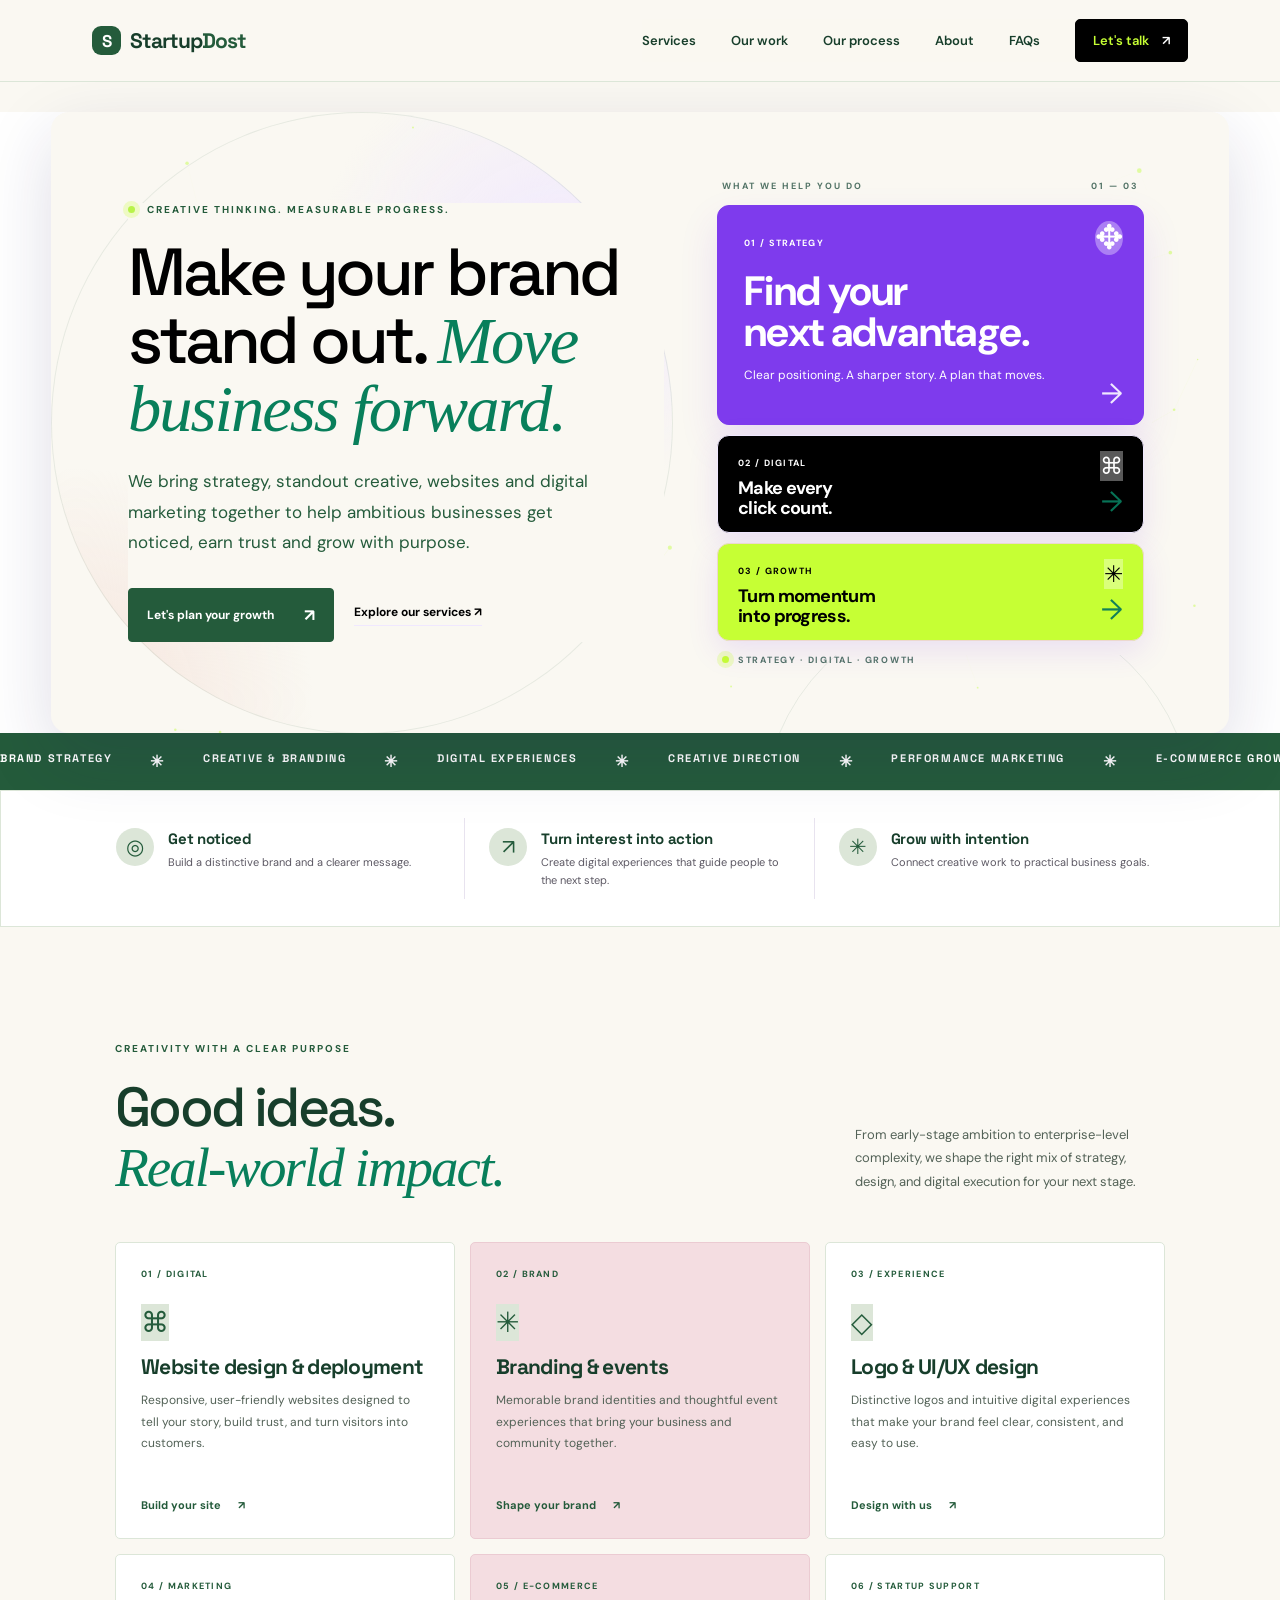
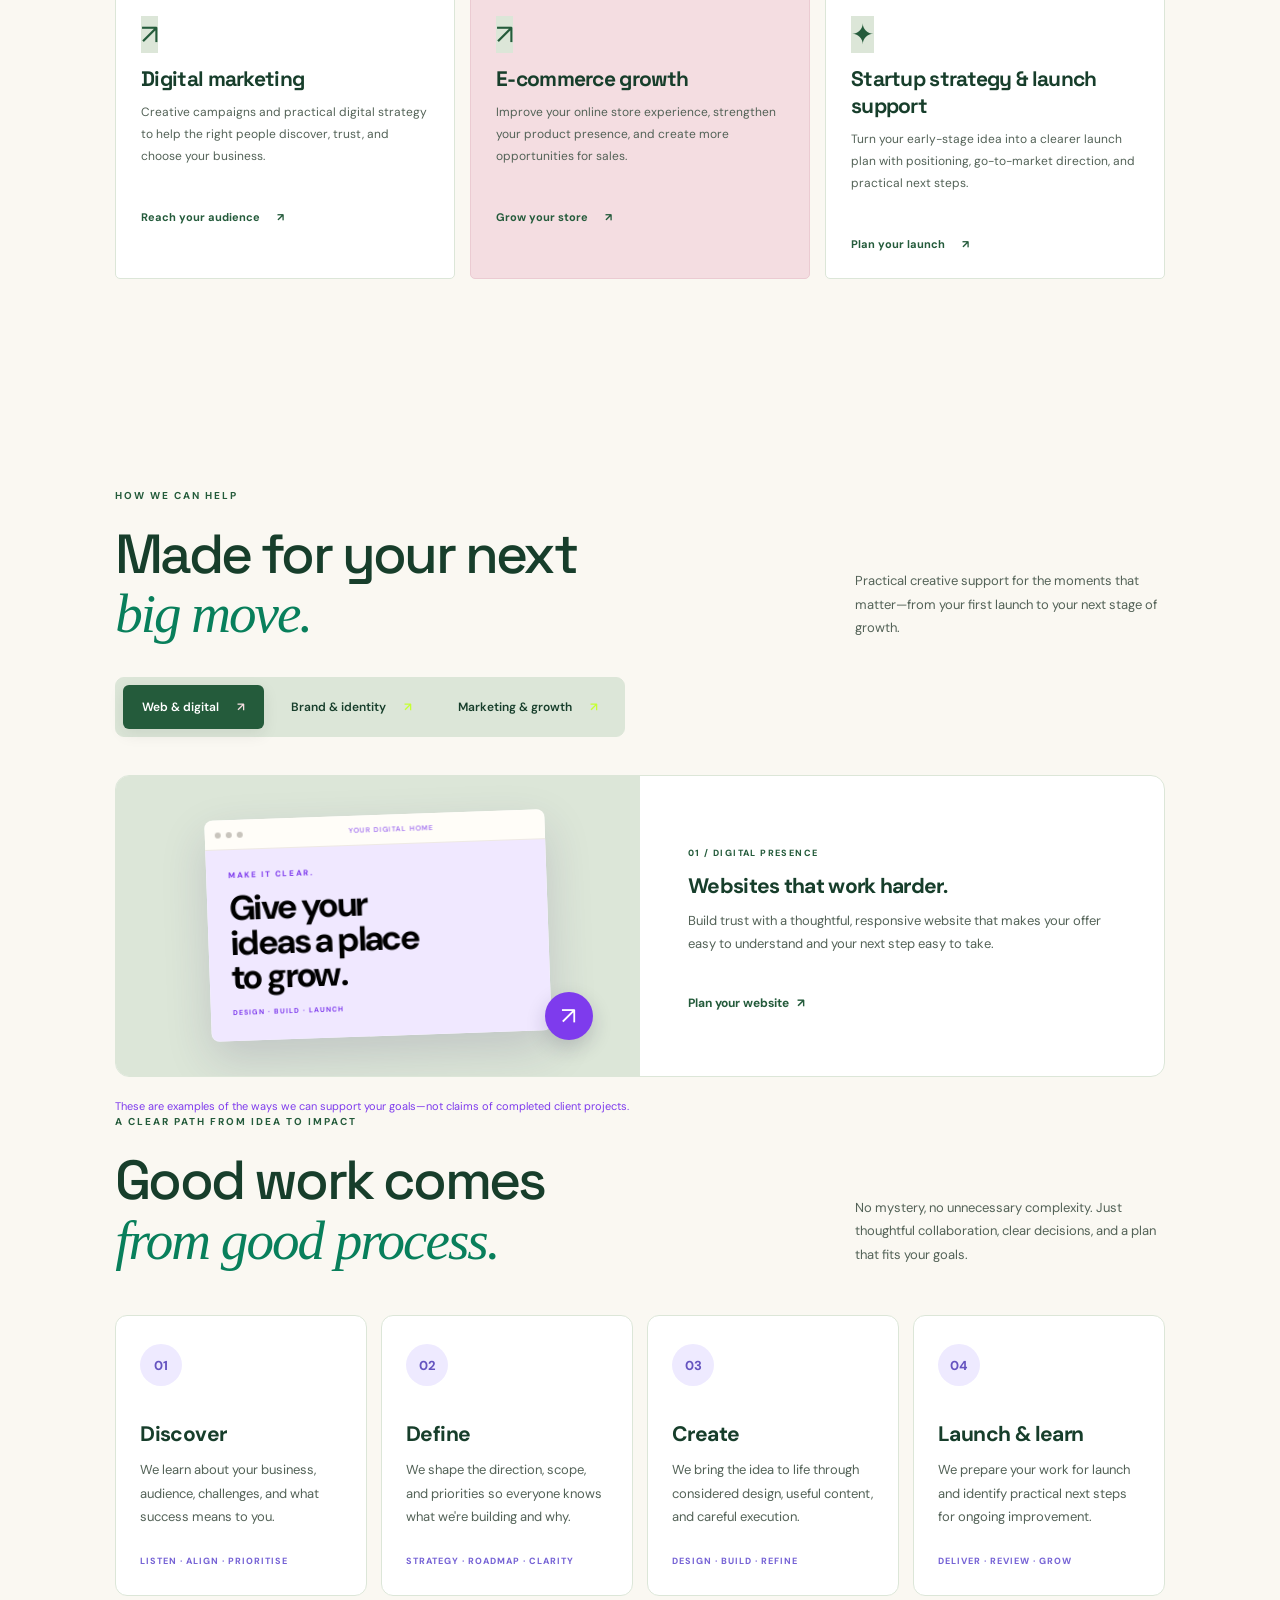
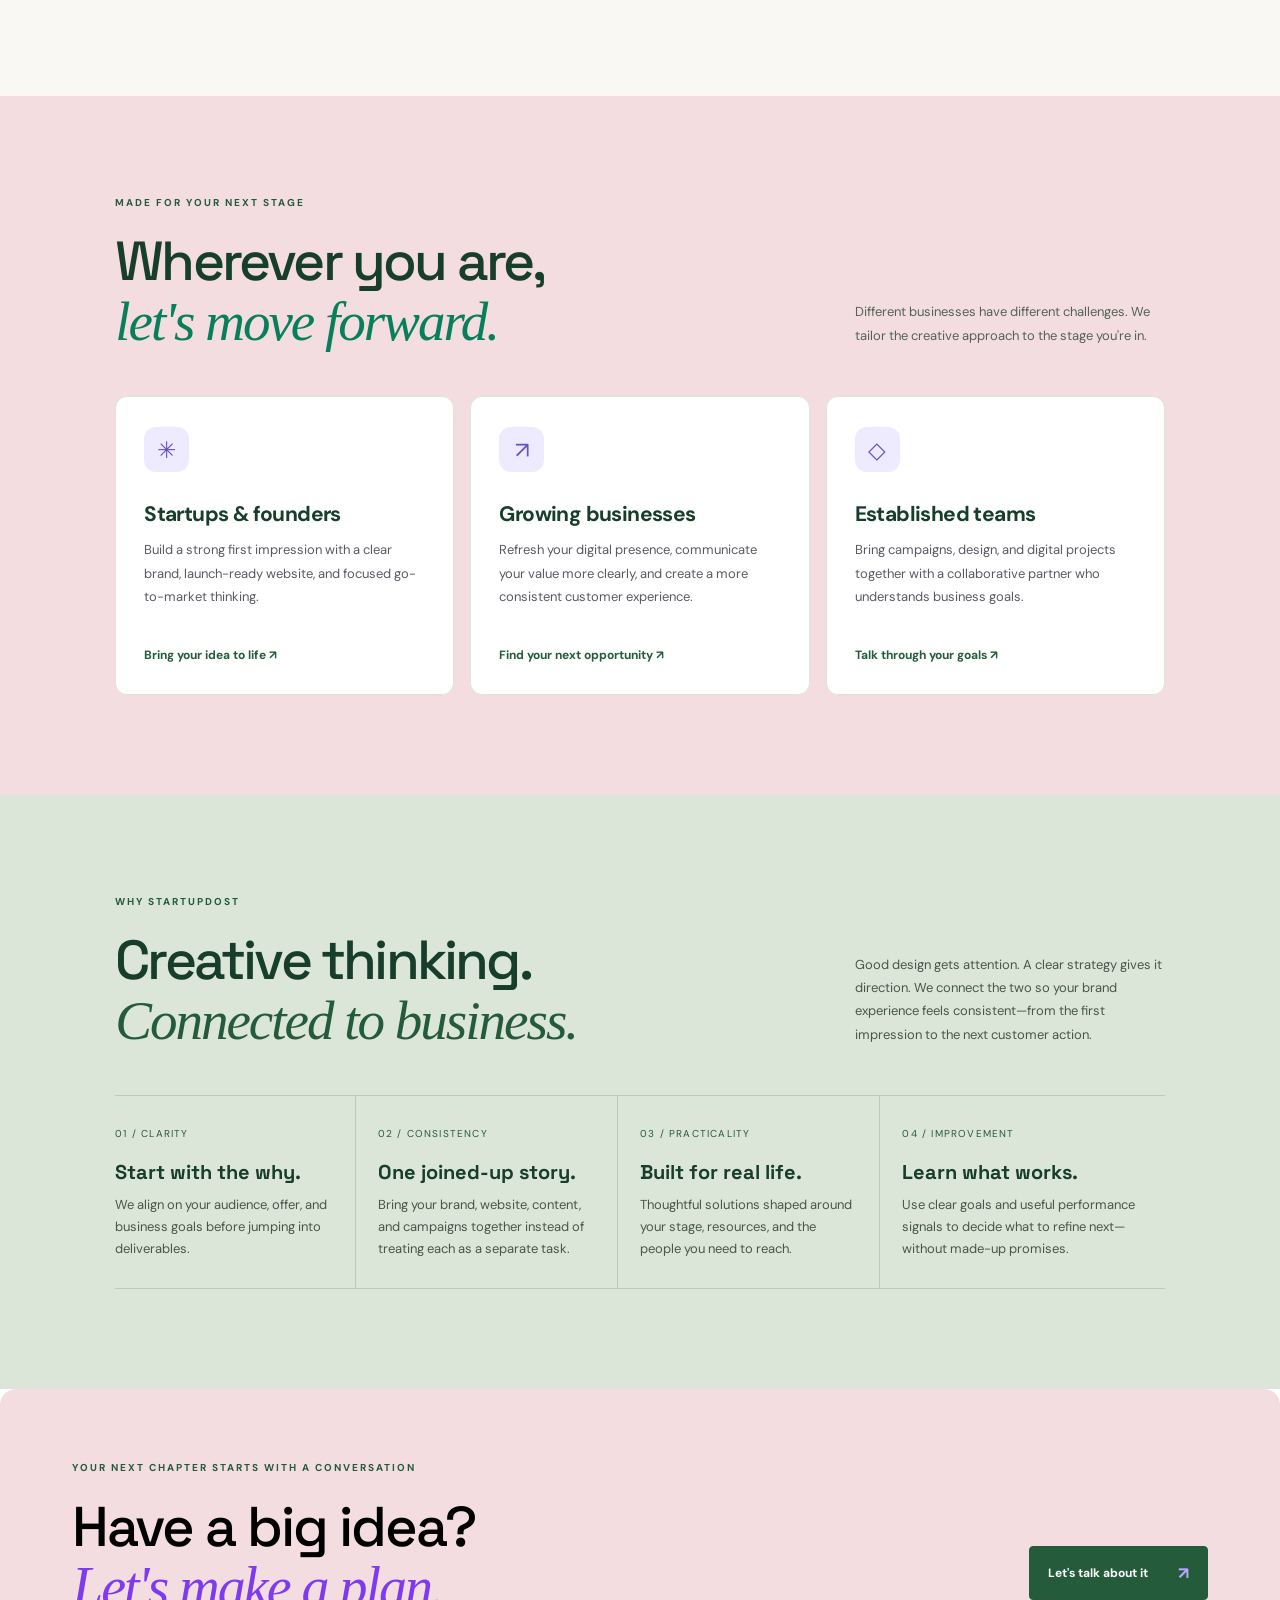
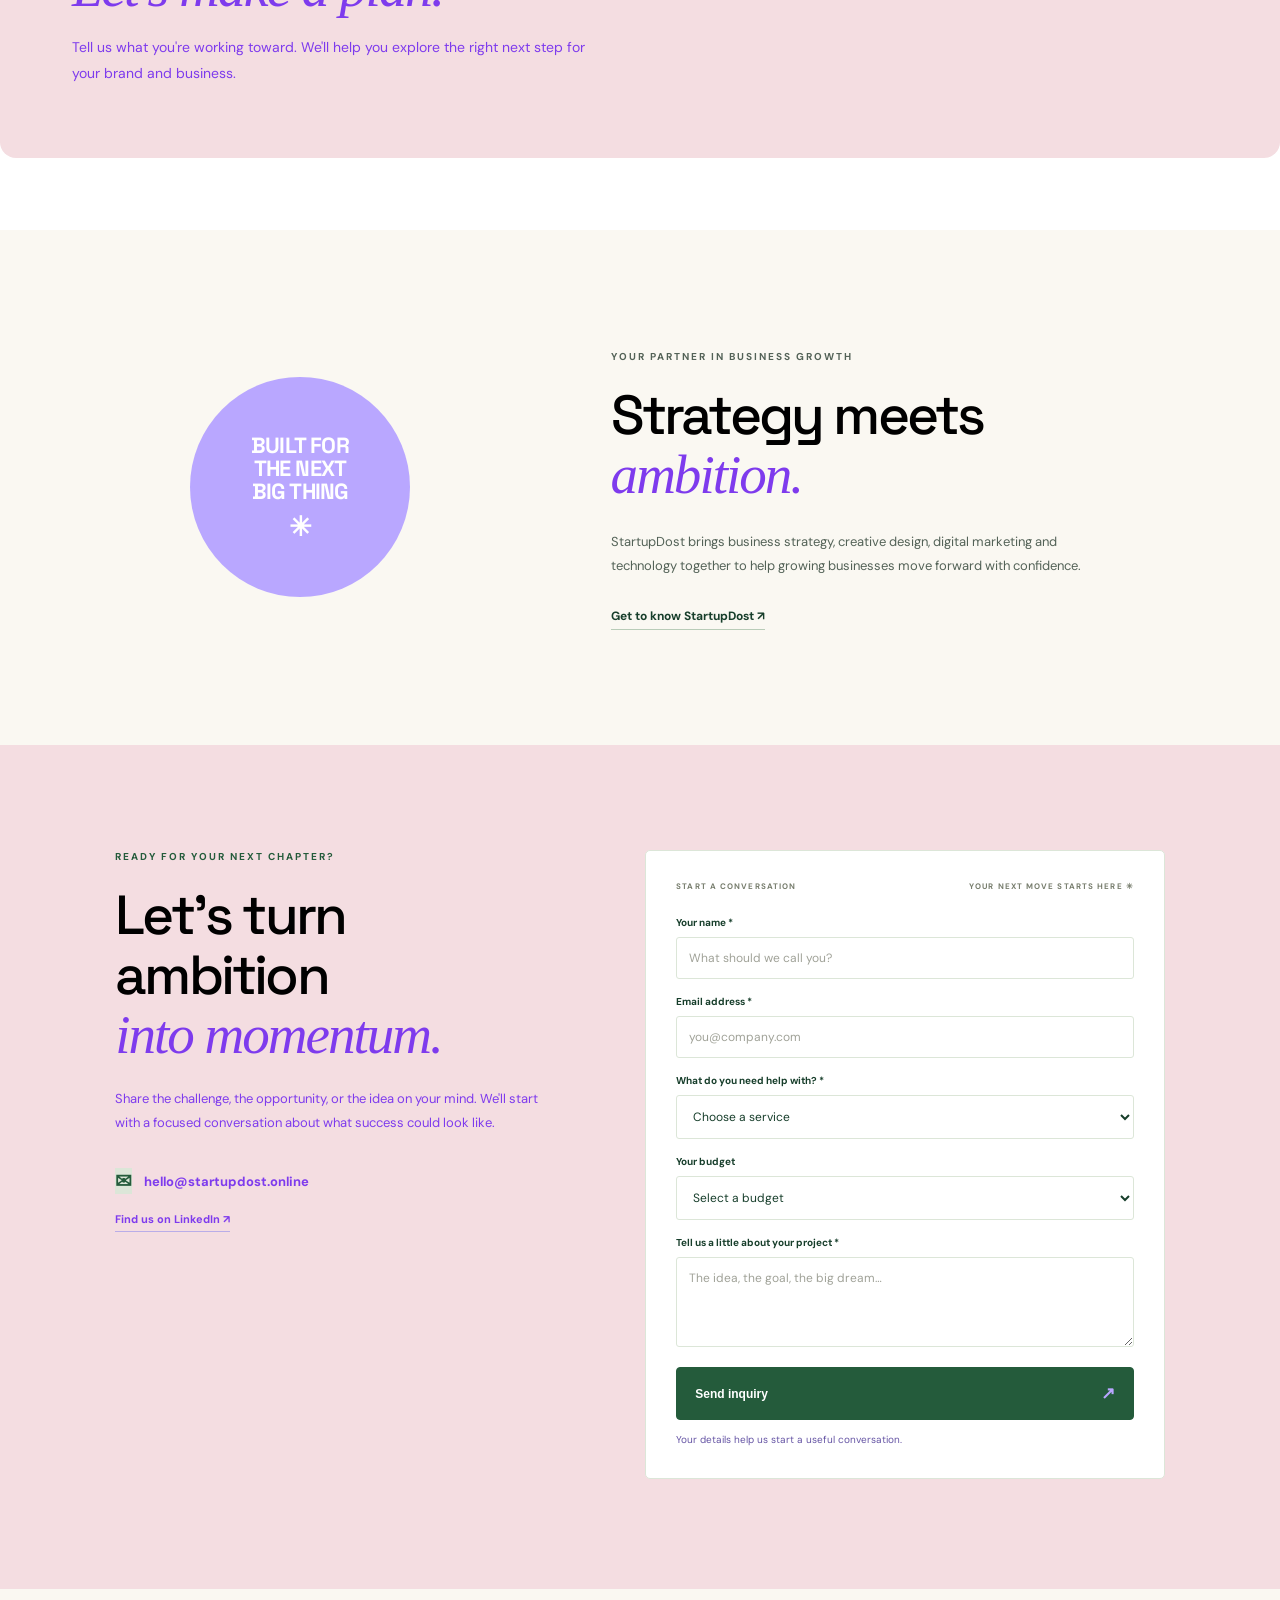
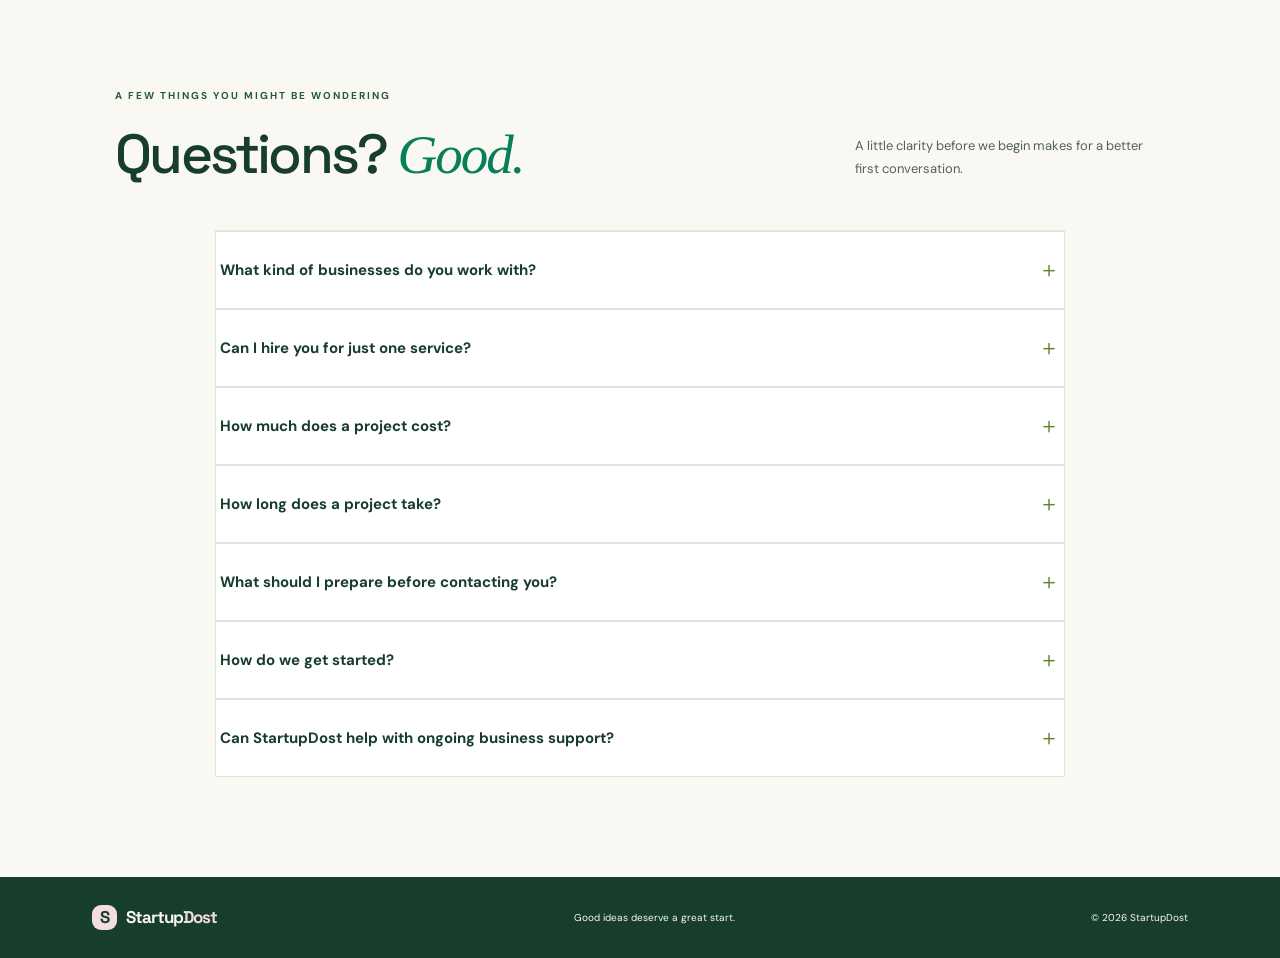
<file: index.html>
<!doctype html>
<html lang="en">
<head>
<meta charset="utf-8"><meta name="viewport" content="width=device-width,initial-scale=1">
<meta name="description" content="StartupDost helps startups, SMEs and growing businesses build memorable brands, high-performing websites, digital marketing campaigns and smarter business experiences.">
<title>StartupDost | Branding, Websites & Digital Growth</title><link rel="stylesheet" href="assets/css/styles.css?v=horned-cursor-20261030">
<!-- Google tag (gtag.js) -->
<script async src="https://www.googletagmanager.com/gtag/js?id=AW-618114129"></script>
<script>
  window.dataLayer = window.dataLayer || [];
  function gtag(){dataLayer.push(arguments);}
  gtag('js', new Date());

  gtag('config', 'AW-618114129');
</script>
</head>
<body>
<header class="site-header"><a class="brand" href="index.html"><span class="brand-mark">S</span> Startup<span>Dost</span></a><button class="menu-toggle" aria-label="Toggle navigation" aria-expanded="false" aria-controls="nav">☰</button><nav id="nav"><a href="services.html">Services</a><a href="work.html">Our work</a><a href="#process">Our process</a><a href="about.html">About</a><a href="#faq">FAQs</a><a class="nav-cta" href="contact.html">Let&#39;s talk <span>↗</span></a></nav></header>
<main>
<section class="hero section" id="home"><canvas class="hero-particles" aria-hidden="true"></canvas><div class="hero-copy"><p class="eyebrow"><span class="dot"></span> CREATIVE THINKING. MEASURABLE PROGRESS.</p><h1>Make your brand stand out. <em>Move business forward.</em></h1><p class="lead">We bring strategy, standout creative, websites and digital marketing together to help ambitious businesses get noticed, earn trust and grow with purpose.</p><div class="hero-actions"><a class="button primary" href="contact.html">Let's plan your growth <span>↗</span></a><a class="text-link" href="#services">Explore our services <span>↗</span></a></div></div><div class="hero-art service-showcase"><div class="showcase-heading"><span>WHAT WE HELP YOU DO</span><span>01 — 03</span></div><a class="showcase-card showcase-feature" href="services.html#startup-support" aria-label="Explore business strategy and startup support"><span class="showcase-index">01 / STRATEGY</span><span class="showcase-icon showcase-compass" aria-hidden="true">✥</span><h3>Find your<br>next advantage.</h3><p>Clear positioning. A sharper story. A plan that moves.</p><span class="showcase-arrow" aria-hidden="true">→</span></a><a class="showcase-card showcase-digital" href="services.html#web-design" aria-label="Explore website design and digital solutions"><span class="showcase-index">02 / DIGITAL</span><span class="showcase-icon">⌘</span><h3>Make every<br>click count.</h3><span class="showcase-arrow" aria-hidden="true">→</span></a><a class="showcase-card showcase-growth" href="contact.html" aria-label="Contact StartupDost about business growth"><span class="showcase-index">03 / GROWTH</span><span class="showcase-icon">✳</span><h3>Turn momentum<br>into progress.</h3><span class="showcase-arrow" aria-hidden="true">→</span></a><div class="showcase-foot"><span class="showcase-dot"></span> STRATEGY · DIGITAL · GROWTH</div></div></section>
<section class="ticker"><div>BRAND STRATEGY <span>✳</span> CREATIVE & BRANDING <span>✳</span> DIGITAL EXPERIENCES <span>✳</span> CREATIVE DIRECTION <span>✳</span> PERFORMANCE MARKETING <span>✳</span> E-COMMERCE GROWTH <span>✳</span></div></section>
<section class="growth-points" aria-label="How StartupDost helps businesses grow">
 <article><span class="growth-point-icon">◎</span><div><strong>Get noticed</strong><p>Build a distinctive brand and a clearer message.</p></div></article>
 <article><span class="growth-point-icon">↗</span><div><strong>Turn interest into action</strong><p>Create digital experiences that guide people to the next step.</p></div></article>
 <article><span class="growth-point-icon">✳</span><div><strong>Grow with intention</strong><p>Connect creative work to practical business goals.</p></div></article>
</section>
<section class="section services" id="services"><div class="section-heading"><div><p class="eyebrow">CREATIVITY WITH A CLEAR PURPOSE</p><h2>Good ideas.<br><em>Real-world impact.</em></h2></div><p class="section-intro">From early-stage ambition to enterprise-level complexity, we shape the right mix of strategy, design, and digital execution for your next stage.</p></div><div class="service-grid"><article class="service-card"><span class="service-num">01 / DIGITAL</span><div class="service-icon">⌘</div><h3>Website design & deployment</h3><p>Responsive, user-friendly websites designed to tell your story, build trust, and turn visitors into customers.</p><a href="#contact">Build your site <span>↗</span></a></article><article class="service-card accent-card"><span class="service-num">02 / BRAND</span><div class="service-icon">✳</div><h3>Branding & events</h3><p>Memorable brand identities and thoughtful event experiences that bring your business and community together.</p><a href="#contact">Shape your brand <span>↗</span></a></article><article class="service-card"><span class="service-num">03 / EXPERIENCE</span><div class="service-icon">◇</div><h3>Logo & UI/UX design</h3><p>Distinctive logos and intuitive digital experiences that make your brand feel clear, consistent, and easy to use.</p><a href="#contact">Design with us <span>↗</span></a></article><article class="service-card"><span class="service-num">04 / MARKETING</span><div class="service-icon">↗</div><h3>Digital marketing</h3><p>Creative campaigns and practical digital strategy to help the right people discover, trust, and choose your business.</p><a href="#contact">Reach your audience <span>↗</span></a></article><article class="service-card accent-card"><span class="service-num">05 / E-COMMERCE</span><div class="service-icon">↗</div><h3>E-commerce growth</h3><p>Improve your online store experience, strengthen your product presence, and create more opportunities for sales.</p><a href="#contact">Grow your store <span>↗</span></a></article><article class="service-card"><span class="service-num">06 / STARTUP SUPPORT</span><div class="service-icon">✦</div><h3>Startup strategy & launch support</h3><p>Turn your early-stage idea into a clearer launch plan with positioning, go-to-market direction, and practical next steps.</p><a href="#contact">Plan your launch <span>↗</span></a></article></div></section>
<section class="solutions section" id="work">
<div class="section-heading"><div><p class="eyebrow">HOW WE CAN HELP</p><h2>Made for your next<br><em>big move.</em></h2></div><p class="section-intro">Practical creative support for the moments that matter—from your first launch to your next stage of growth.</p></div>
<div class="solution-tabs" role="tablist" aria-label="Explore our capabilities">
<button class="solution-tab is-active" role="tab" id="tab-web" aria-selected="true" aria-controls="panel-web" data-solution-tab="panel-web">Web & digital <span>↗</span></button>
<button class="solution-tab" role="tab" id="tab-brand" aria-selected="false" aria-controls="panel-brand" data-solution-tab="panel-brand" tabindex="-1">Brand & identity <span>↗</span></button>
<button class="solution-tab" role="tab" id="tab-growth" aria-selected="false" aria-controls="panel-growth" data-solution-tab="panel-growth" tabindex="-1">Marketing & growth <span>↗</span></button>
</div>
<div class="solutions-grid">
<article class="solution-card solution-web solution-panel is-active" id="panel-web" role="tabpanel" aria-labelledby="tab-web"><div class="solution-art"><div class="solution-window"><div class="solution-window-bar"><i></i><i></i><i></i><span>YOUR DIGITAL HOME</span></div><div class="solution-window-body"><span>MAKE IT CLEAR.</span><strong>Give your<br>ideas a place<br>to grow.</strong><b>DESIGN · BUILD · LAUNCH</b></div></div><span class="solution-orb">↗</span></div><div class="solution-copy"><span class="solution-kicker">01 / DIGITAL PRESENCE</span><h3>Websites that work harder.</h3><p>Build trust with a thoughtful, responsive website that makes your offer easy to understand and your next step easy to take.</p><a href="#contact">Plan your website <span>↗</span></a></div></article>
<article class="solution-card solution-brand solution-panel" id="panel-brand" role="tabpanel" aria-labelledby="tab-brand" hidden><div class="solution-art"><div class="solution-brand-art"><span>YOUR BRAND,<br>MORE YOU.</span><i>✳</i><small>IDENTITY · VOICE · DIRECTION</small></div><span class="solution-tag">BE MEMORABLE</span></div><div class="solution-copy"><span class="solution-kicker">02 / BRAND IDENTITY</span><h3>A brand people remember.</h3><p>Find a distinctive visual direction and a consistent story that helps the right people recognise and connect with your business.</p><a href="#contact">Shape your brand <span>↗</span></a></div></article>
<article class="solution-card solution-growth solution-panel" id="panel-growth" role="tabpanel" aria-labelledby="tab-growth" hidden><div class="solution-art"><div class="growth-panel"><span>GROW WITH INTENTION</span><div class="growth-bars"><i></i><i></i><i></i><i></i><i></i><i></i><i></i></div><strong>Small steps.<br>Clear direction.</strong><small>STRATEGY · CAMPAIGNS · LEARNING</small></div><span class="growth-spark">✦</span></div><div class="solution-copy"><span class="solution-kicker">03 / DIGITAL GROWTH</span><h3>Marketing with a purpose.</h3><p>Bring your message to the right audience with focused campaigns, useful content, and a plan shaped around your goals.</p><a href="#contact">Talk about growth <span>↗</span></a></div></article>
</div><p class="solutions-note">These are examples of the ways we can support your goals—not claims of completed client projects.</p>

<div class="section-heading"><div><p class="eyebrow">A CLEAR PATH FROM IDEA TO IMPACT</p><h2>Good work comes<br><em>from good process.</em></h2></div><p class="section-intro">No mystery, no unnecessary complexity. Just thoughtful collaboration, clear decisions, and a plan that fits your goals.</p></div>
<div class="process-grid" id="process">
<article class="process-step"><span>01</span><h3>Discover</h3><p>We learn about your business, audience, challenges, and what success means to you.</p><small>LISTEN · ALIGN · PRIORITISE</small></article>
<article class="process-step"><span>02</span><h3>Define</h3><p>We shape the direction, scope, and priorities so everyone knows what we're building and why.</p><small>STRATEGY · ROADMAP · CLARITY</small></article>
<article class="process-step"><span>03</span><h3>Create</h3><p>We bring the idea to life through considered design, useful content, and careful execution.</p><small>DESIGN · BUILD · REFINE</small></article>
<article class="process-step"><span>04</span><h3>Launch & learn</h3><p>We prepare your work for launch and identify practical next steps for ongoing improvement.</p><small>DELIVER · REVIEW · GROW</small></article>
</div></section>
<section class="who-section section"><div class="section-heading"><div><p class="eyebrow">MADE FOR YOUR NEXT STAGE</p><h2>Wherever you are,<br><em>let's move forward.</em></h2></div><p class="section-intro">Different businesses have different challenges. We tailor the creative approach to the stage you're in.</p></div><div class="audience-grid">
<article><span>✳</span><h3>Startups & founders</h3><p>Build a strong first impression with a clear brand, launch-ready website, and focused go-to-market thinking.</p><a href="#contact">Bring your idea to life ↗</a></article>
<article><span>↗</span><h3>Growing businesses</h3><p>Refresh your digital presence, communicate your value more clearly, and create a more consistent customer experience.</p><a href="#contact">Find your next opportunity ↗</a></article>
<article><span>◇</span><h3>Established teams</h3><p>Bring campaigns, design, and digital projects together with a collaborative partner who understands business goals.</p><a href="#contact">Talk through your goals ↗</a></article>
</div></section>

<section class="brand-advantage section"><div class="section-heading"><div><p class="eyebrow">WHY STARTUPDOST</p><h2>Creative thinking.<br><em>Connected to business.</em></h2></div><p class="section-intro">Good design gets attention. A clear strategy gives it direction. We connect the two so your brand experience feels consistent—from the first impression to the next customer action.</p></div><div class="advantage-grid"><article><span>01 / CLARITY</span><h3>Start with the why.</h3><p>We align on your audience, offer, and business goals before jumping into deliverables.</p></article><article><span>02 / CONSISTENCY</span><h3>One joined-up story.</h3><p>Bring your brand, website, content, and campaigns together instead of treating each as a separate task.</p></article><article><span>03 / PRACTICALITY</span><h3>Built for real life.</h3><p>Thoughtful solutions shaped around your stage, resources, and the people you need to reach.</p></article><article><span>04 / IMPROVEMENT</span><h3>Learn what works.</h3><p>Use clear goals and useful performance signals to decide what to refine next—without made-up promises.</p></article></div></section>
<section class="insight-cta section"><div><p class="eyebrow">YOUR NEXT CHAPTER STARTS WITH A CONVERSATION</p><h2>Have a big idea?<br><em>Let's make a plan.</em></h2><p>Tell us what you're working toward. We'll help you explore the right next step for your brand and business.</p></div><a class="button primary" href="#contact">Let's talk about it <span>↗</span></a></section>
<section class="about section" id="about"><div class="about-stamp">BUILT FOR<br>THE NEXT<br>BIG THING <span>✳</span></div><div class="about-copy"><p class="eyebrow">YOUR PARTNER IN BUSINESS GROWTH</p><h2>Strategy meets<br><em>ambition.</em></h2><p>StartupDost brings business strategy, creative design, digital marketing and technology together to help growing businesses move forward with confidence.</p><a class="text-link" href="about.html">Get to know StartupDost ↗</a></div></section>
<section class="contact section" id="contact"><div class="contact-copy"><p class="eyebrow">READY FOR YOUR NEXT CHAPTER?</p><h2>Let's turn ambition<br><em>into momentum.</em></h2><p>Share the challenge, the opportunity, or the idea on your mind. We'll start with a focused conversation about what success could look like.</p><div class="contact-detail"><span>✉</span><a href="mailto:hello@startupdost.online">hello@startupdost.online</a></div><a class="linkedin" href="https://in.linkedin.com/company/startupdost2018" target="_blank" rel="noreferrer">Find us on LinkedIn ↗</a></div>
<form id="contact-form" class="contact-form" action="https://formsubmit.co/hello@startupdost.online" method="POST"><input type="hidden" name="_subject" value="New StartupDost website enquiry"><input type="hidden" name="_template" value="table"><div class="form-top"><span>START A CONVERSATION</span><span>YOUR NEXT MOVE STARTS HERE ✳</span></div><label for="name">Your name *</label><input id="name" name="name" required placeholder="What should we call you?"><label for="email">Email address *</label><input id="email" name="email" type="email" required placeholder="you@company.com"><label for="service">What do you need help with? *</label><select id="service" name="service" required><option value="">Choose a service</option><option>Website design & development</option><option>Branding & events</option><option>Logo design & UI/UX</option><option>Digital marketing</option><option>E-commerce growth</option><option>Startup strategy & launch support</option><option>Something else</option></select><label for="budget">Your budget</label><select id="budget" name="budget"><option value="">Select a budget</option><option>₹5,000–₹20,000 (Newbie)</option><option>₹20,000–₹50,000</option><option>₹50,000–₹1,00,000</option><option>₹1,00,000+</option><option>Not sure yet</option></select><label for="message">Tell us a little about your project *</label><textarea id="message" name="message" rows="4" required placeholder="The idea, the goal, the big dream…"></textarea><button class="button primary submit-button" type="submit">Send inquiry <span>↗</span></button><p class="form-status" id="form-status" role="status" aria-live="polite">Your details help us start a useful conversation.</p></form></section>
<section class="faq section" id="faq"><div class="section-heading"><div><p class="eyebrow">A FEW THINGS YOU MIGHT BE WONDERING</p><h2>Questions? <em>Good.</em></h2></div><p class="section-intro">A little clarity before we begin makes for a better first conversation.</p></div><div class="faq-list">
<details><summary>What kind of businesses do you work with?<span>＋</span></summary><p>We work with founders, startups, growing businesses, and established teams looking for thoughtful branding, web design, digital experiences, and marketing support.</p></details>
<details><summary>Can I hire you for just one service?<span>＋</span></summary><p>Yes. You can reach out for a focused project—such as a website, logo, UI/UX design, or marketing support—or discuss a combination of services that fits your needs.</p></details>
<details><summary>How much does a project cost?<span>＋</span></summary><p>Pricing depends on the scope, complexity, deliverables, and timeline. Share your goals and budget range in the enquiry form and we'll use that to start a practical conversation.</p></details>
<details><summary>How long does a project take?<span>＋</span></summary><p>Timelines vary by project and how quickly feedback and content are available. After understanding your requirements, we can discuss a realistic schedule and key milestones.</p></details>
<details><summary>What should I prepare before contacting you?<span>＋</span></summary><p>A rough idea of your goals, audience, timeline, and budget is a helpful start. You don't need a finished brief—we can work through the details together.</p></details>
<details><summary>How do we get started?<span>＋</span></summary><p>Fill out the contact form with a few details about your project. We'll have a clearer starting point for discussing your needs and possible next steps.</p></details>
<details><summary>Can StartupDost help with ongoing business support?<span>＋</span></summary><p>Yes. We can support your business beyond a single project through ongoing website maintenance, digital marketing, e-commerce management, creative services, and process improvements. Our support can be tailored to your business requirements.</p></details>
</div></section>
</main><footer class="footer"><a class="brand" href="#home"><span class="brand-mark">S</span> Startup<span>Dost</span></a><p>Good ideas deserve a great start.</p><span>© <span id="year"></span> StartupDost</span></footer><script src="assets/js/main.js"></script>
</body></html>
</file>
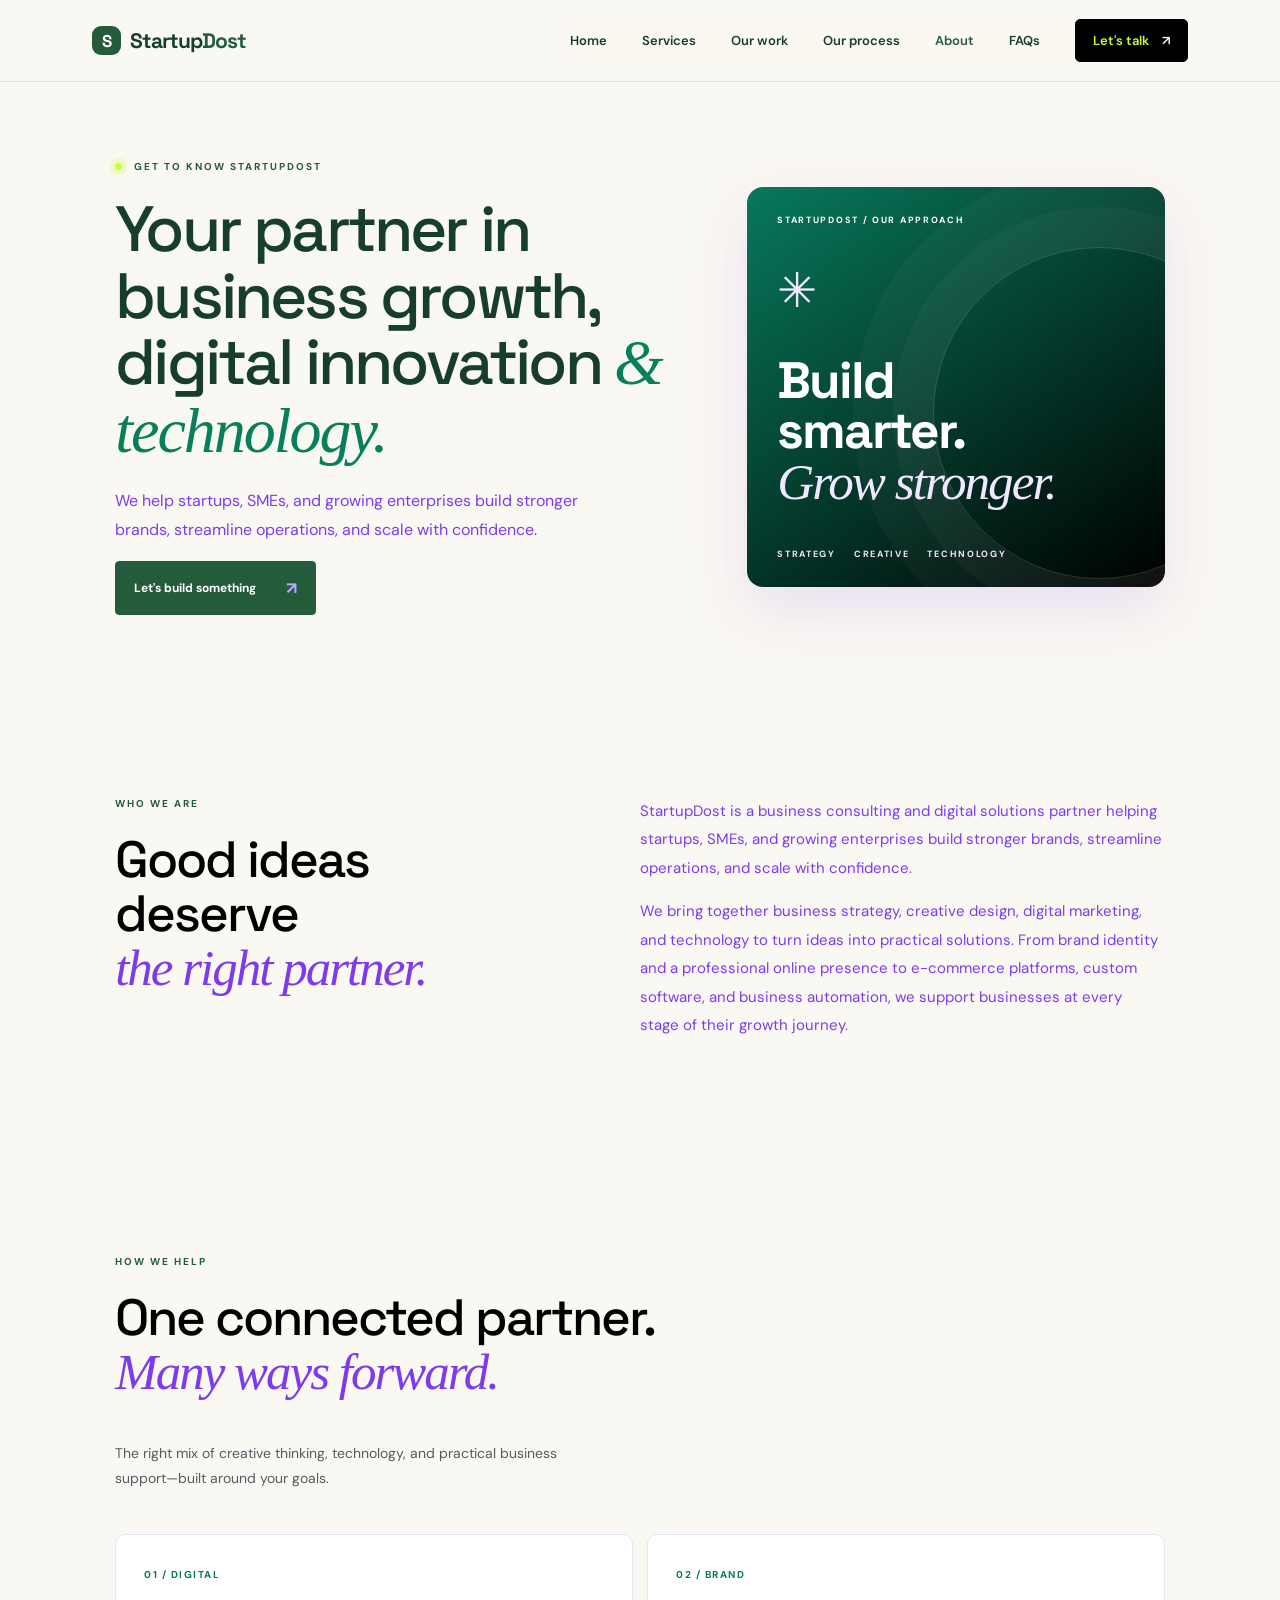
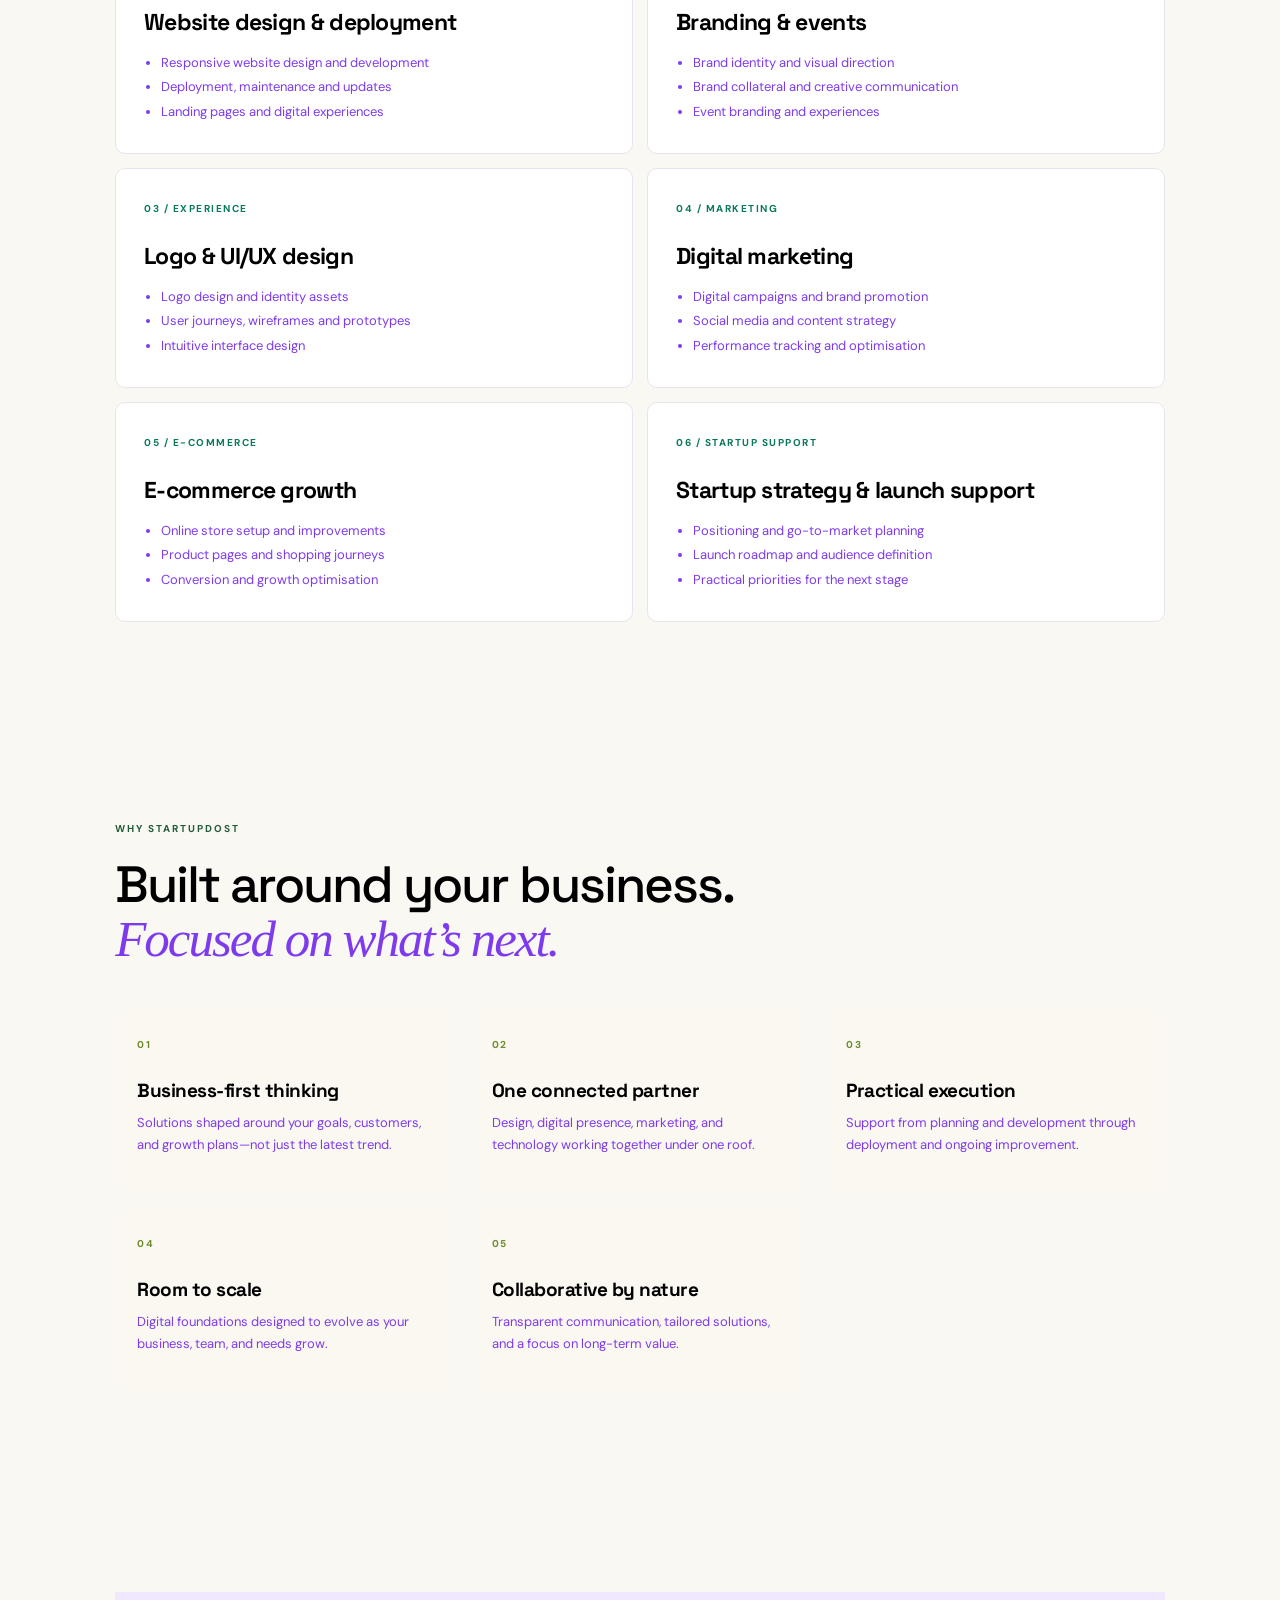
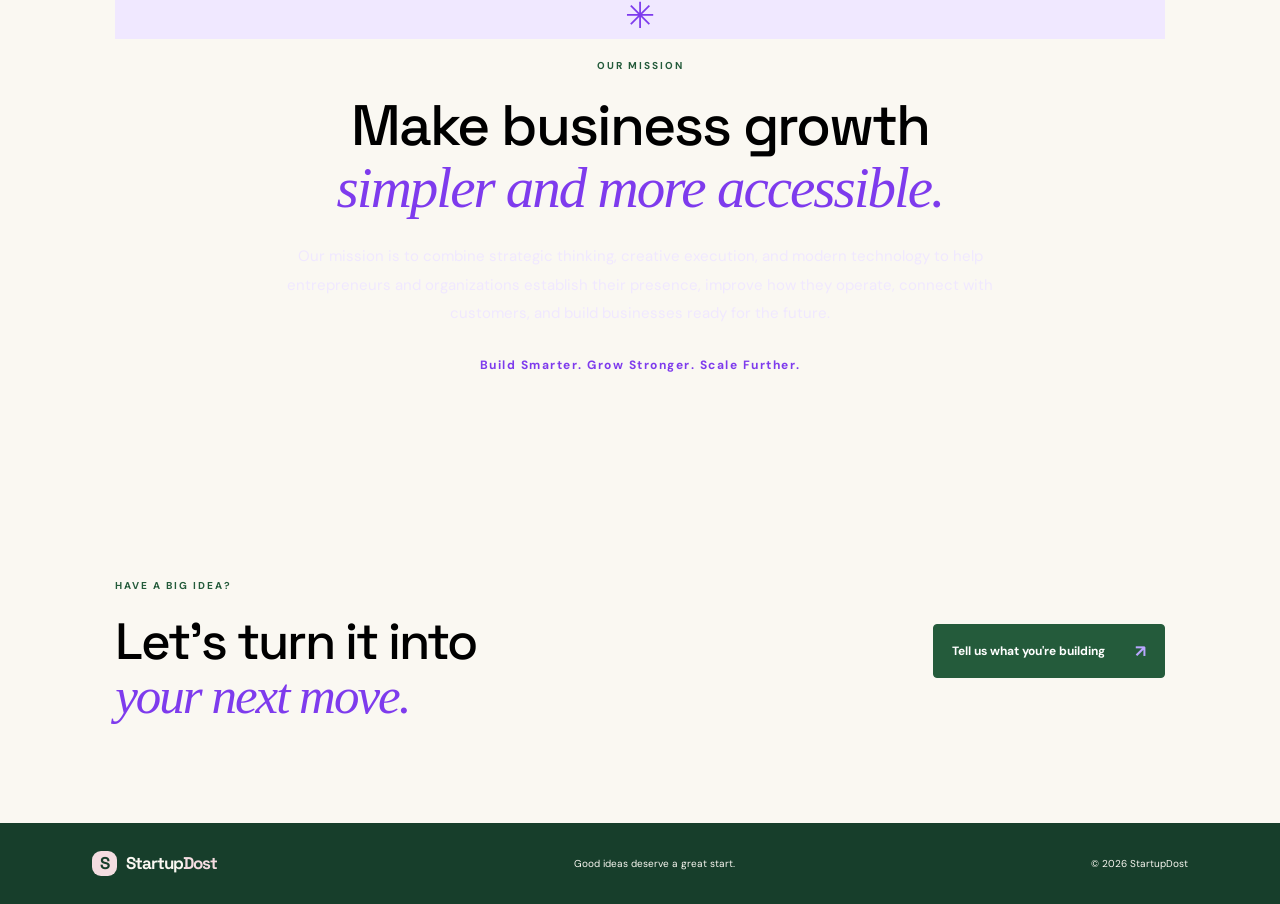
<file: about.html>
<!doctype html>
<html lang="en">
<head>
<meta charset="utf-8"><meta name="viewport" content="width=device-width,initial-scale=1">
<meta name="description" content="Meet StartupDost: a creative and digital growth partner for startups, SMEs and established businesses.">
<title>About StartupDost — Build Smarter. Grow Stronger.</title>
<link rel="stylesheet" href="assets/css/styles.css?v=no-purple-20261029">
<!-- Google tag (gtag.js) -->
<script async src="https://www.googletagmanager.com/gtag/js?id=AW-618114129"></script>
<script>
  window.dataLayer = window.dataLayer || [];
  function gtag(){dataLayer.push(arguments);}
  gtag('js', new Date());
  gtag('config', 'AW-618114129');
</script>
</head>
<body class="about-page">
<header class="site-header"><a class="brand" href="index.html"><span class="brand-mark">S</span> Startup<span>Dost</span></a><button class="menu-toggle" aria-label="Toggle navigation" aria-expanded="false" aria-controls="nav">☰</button><nav id="nav"><a href="index.html">Home</a><a href="services.html">Services</a><a href="index.html#work">Our work</a><a href="index.html#process">Our process</a><a class="active" href="about.html">About</a><a href="index.html#faq">FAQs</a><a class="nav-cta" href="contact.html">Let&#39;s talk <span>↗</span></a></nav></header>
<main>
<section class="about-hero section">
  <div class="about-hero-copy"><p class="eyebrow"><span class="dot"></span> GET TO KNOW STARTUPDOST</p><h1>Your partner in business growth, digital innovation <em>& technology.</em></h1><p class="lead">We help startups, SMEs, and growing enterprises build stronger brands, streamline operations, and scale with confidence.</p><a class="button primary" href="index.html#contact">Let's build something <span>↗</span></a></div>
  <div class="about-hero-art" aria-label="StartupDost brand statement"><span class="about-art-label">STARTUPDOST / OUR APPROACH</span><span class="about-art-star">✳</span><p>Build<br>smarter.<br><em>Grow stronger.</em></p><div class="about-art-bottom"><span>STRATEGY</span><span>CREATIVE</span><span>TECHNOLOGY</span></div></div>
</section>
<section class="about-intro section"><div><p class="eyebrow">WHO WE ARE</p><h2>Good ideas deserve<br><em>the right partner.</em></h2></div><div class="about-intro-copy"><p>StartupDost is a business consulting and digital solutions partner helping startups, SMEs, and growing enterprises build stronger brands, streamline operations, and scale with confidence.</p><p>We bring together business strategy, creative design, digital marketing, and technology to turn ideas into practical solutions. From brand identity and a professional online presence to e-commerce platforms, custom software, and business automation, we support businesses at every stage of their growth journey.</p></div></section>
<section class="about-services section"><div class="about-section-heading"><p class="eyebrow">HOW WE HELP</p><h2>One connected partner.<br><em>Many ways forward.</em></h2><p class="lead">The right mix of creative thinking, technology, and practical business support—built around your goals.</p></div>
<div class="about-service-grid">
<article class="about-service-card"><span>01 / DIGITAL</span><h3>Website design & deployment</h3><ul><li>Responsive website design and development</li><li>Deployment, maintenance and updates</li><li>Landing pages and digital experiences</li></ul></article>
<article class="about-service-card"><span>02 / BRAND</span><h3>Branding & events</h3><ul><li>Brand identity and visual direction</li><li>Brand collateral and creative communication</li><li>Event branding and experiences</li></ul></article>
<article class="about-service-card"><span>03 / EXPERIENCE</span><h3>Logo & UI/UX design</h3><ul><li>Logo design and identity assets</li><li>User journeys, wireframes and prototypes</li><li>Intuitive interface design</li></ul></article>
<article class="about-service-card"><span>04 / MARKETING</span><h3>Digital marketing</h3><ul><li>Digital campaigns and brand promotion</li><li>Social media and content strategy</li><li>Performance tracking and optimisation</li></ul></article>
<article class="about-service-card"><span>05 / E-COMMERCE</span><h3>E-commerce growth</h3><ul><li>Online store setup and improvements</li><li>Product pages and shopping journeys</li><li>Conversion and growth optimisation</li></ul></article>
<article class="about-service-card"><span>06 / STARTUP SUPPORT</span><h3>Startup strategy & launch support</h3><ul><li>Positioning and go-to-market planning</li><li>Launch roadmap and audience definition</li><li>Practical priorities for the next stage</li></ul></article>
</div></section>
<section class="about-why section"><div class="about-why-heading"><p class="eyebrow">WHY STARTUPDOST</p><h2>Built around your business.<br><em>Focused on what’s next.</em></h2></div><div class="about-why-grid">
<article><span>01</span><h3>Business-first thinking</h3><p>Solutions shaped around your goals, customers, and growth plans—not just the latest trend.</p></article>
<article><span>02</span><h3>One connected partner</h3><p>Design, digital presence, marketing, and technology working together under one roof.</p></article>
<article><span>03</span><h3>Practical execution</h3><p>Support from planning and development through deployment and ongoing improvement.</p></article>
<article><span>04</span><h3>Room to scale</h3><p>Digital foundations designed to evolve as your business, team, and needs grow.</p></article>
<article><span>05</span><h3>Collaborative by nature</h3><p>Transparent communication, tailored solutions, and a focus on long-term value.</p></article>
</div></section>
<section class="about-mission section"><div class="mission-symbol">✳</div><p class="eyebrow">OUR MISSION</p><h2>Make business growth<br><em>simpler and more accessible.</em></h2><p>Our mission is to combine strategic thinking, creative execution, and modern technology to help entrepreneurs and organizations establish their presence, improve how they operate, connect with customers, and build businesses ready for the future.</p><strong>Build Smarter. Grow Stronger. Scale Further.</strong></section>
<section class="about-final-cta section"><div><p class="eyebrow">HAVE A BIG IDEA?</p><h2>Let's turn it into<br><em>your next move.</em></h2></div><a class="button primary" href="index.html#contact">Tell us what you're building <span>↗</span></a></section>
</main>
<footer class="footer"><a class="brand" href="index.html"><span class="brand-mark">S</span> Startup<span>Dost</span></a><p>Good ideas deserve a great start.</p><span>© <span id="year"></span> StartupDost</span></footer>
<script src="assets/js/main.js"></script>
</body></html>
</file>
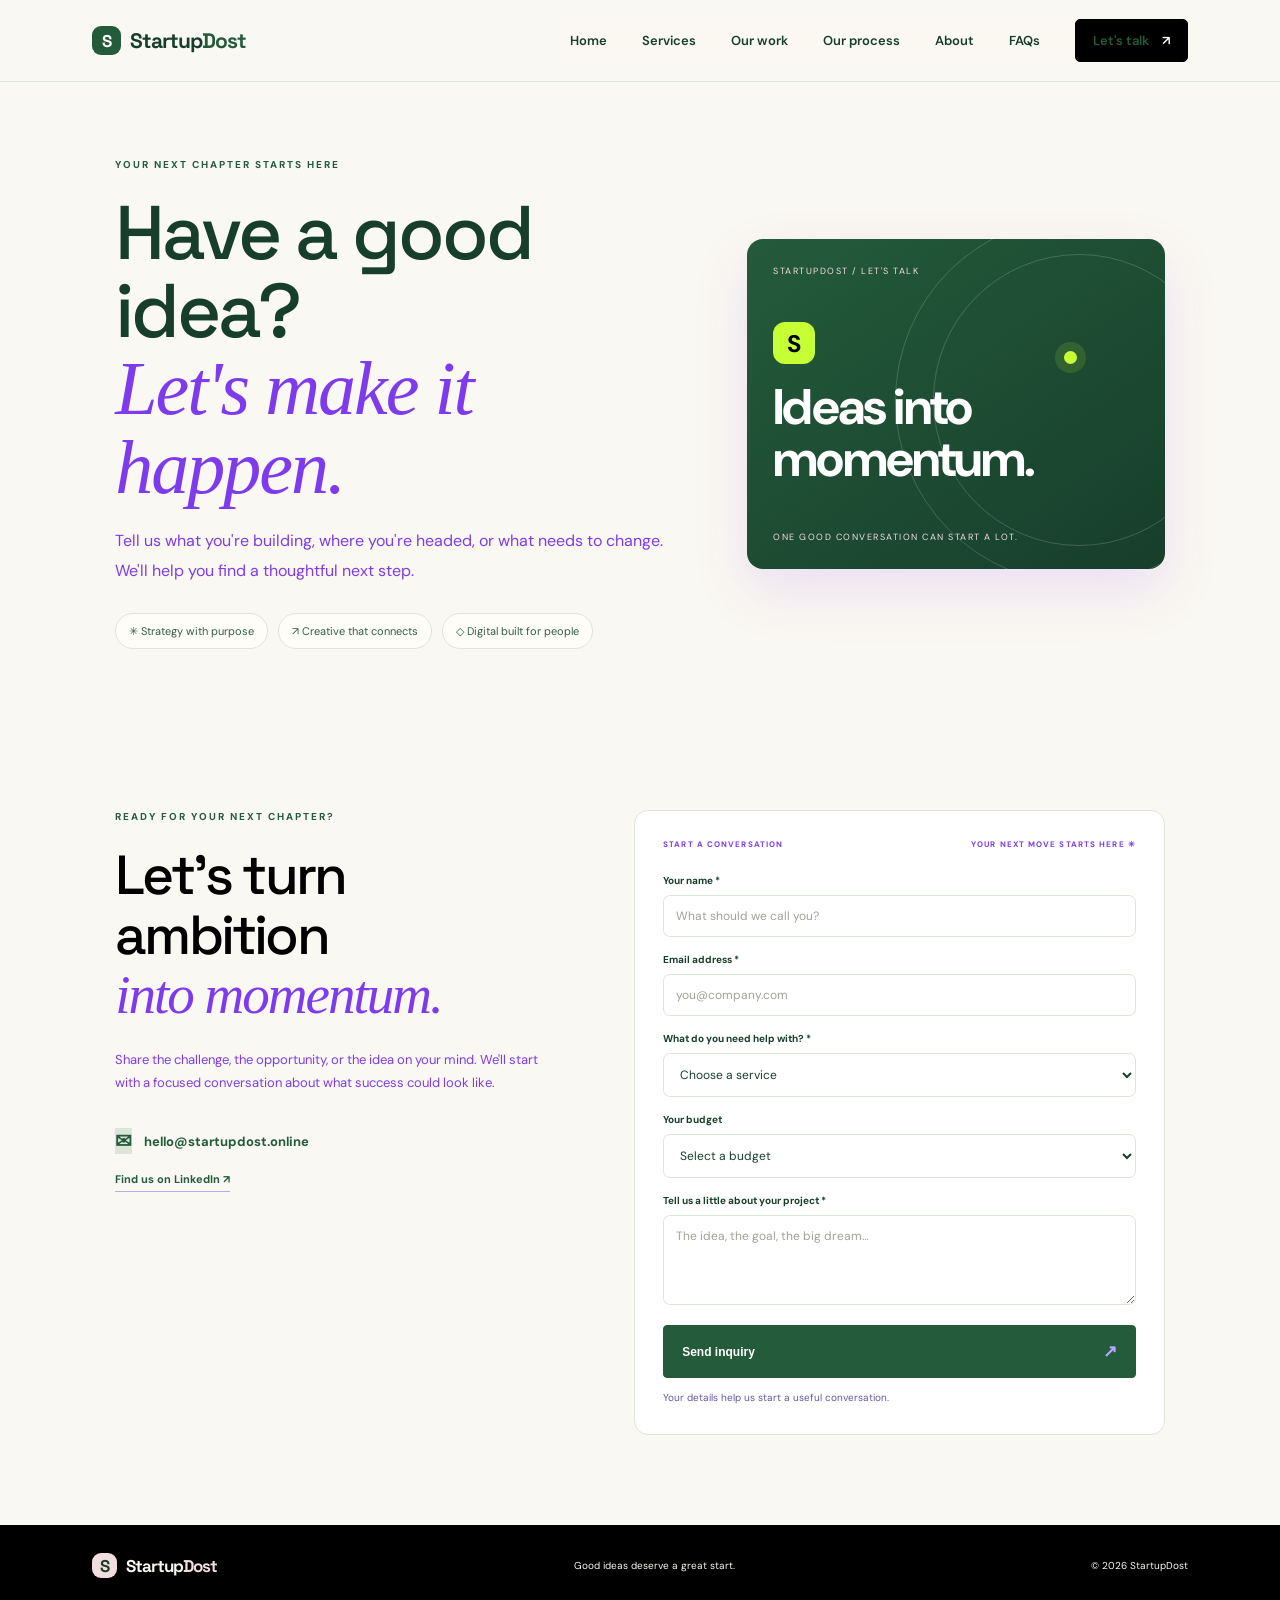
<file: contact.html>
<!doctype html>
<html lang="en">
<head>
<meta charset="utf-8"><meta name="viewport" content="width=device-width,initial-scale=1">
<meta name="description" content="Contact StartupDost for branding, website design, UI/UX, digital marketing, e-commerce and startup strategy.">
<title>Contact StartupDost — Let's Talk</title>
<link rel="stylesheet" href="assets/css/styles.css?v=no-purple-20261029"><link rel="stylesheet" href="assets/css/contact.css?v=no-purple-20261029">
<script async src="https://www.googletagmanager.com/gtag/js?id=AW-618114129"></script><script>window.dataLayer=window.dataLayer||[];function gtag(){dataLayer.push(arguments);}gtag('js',new Date());gtag('config','AW-618114129');</script>
</head>
<body class="contact-page">
<header class="site-header"><a class="brand" href="index.html"><span class="brand-mark">S</span> Startup<span>Dost</span></a><button class="menu-toggle" aria-label="Toggle navigation" aria-expanded="false" aria-controls="nav">☰</button><nav id="nav"><a href="index.html">Home</a><a href="services.html">Services</a><a href="work.html">Our work</a><a href="index.html#process">Our process</a><a href="about.html">About</a><a href="index.html#faq">FAQs</a><a class="nav-cta active" href="contact.html">Let's talk <span>↗</span></a></nav></header>
<main><section class="contact-hero section"><div><p class="eyebrow">YOUR NEXT CHAPTER STARTS HERE</p><h1>Have a good idea?<br><em>Let's make it happen.</em></h1><p class="contact-intro">Tell us what you're building, where you're headed, or what needs to change. We'll help you find a thoughtful next step.</p><div class="contact-highlights"><span>✳ Strategy with purpose</span><span>↗ Creative that connects</span><span>◇ Digital built for people</span></div></div><div class="contact-orbit"><span class="orbit-label">STARTUPDOST / LET'S TALK</span><div class="orbit-core"><span>S</span><strong>Ideas into<br>momentum.</strong></div><i class="orbit-dot"></i><small>ONE GOOD CONVERSATION CAN START A LOT.</small></div></section>
<section class="contact section" id="contact"><div class="contact-copy"><p class="eyebrow">READY FOR YOUR NEXT CHAPTER?</p><h2>Let's turn ambition<br><em>into momentum.</em></h2><p>Share the challenge, the opportunity, or the idea on your mind. We'll start with a focused conversation about what success could look like.</p><div class="contact-detail"><span>✉</span><a href="mailto:hello@startupdost.online">hello@startupdost.online</a></div><a class="linkedin" href="https://in.linkedin.com/company/startupdost2018" target="_blank" rel="noreferrer">Find us on LinkedIn ↗</a></div>
<form id="contact-form" class="contact-form" action="https://formsubmit.co/hello@startupdost.online" method="POST"><input type="hidden" name="_subject" value="New StartupDost website enquiry"><input type="hidden" name="_template" value="table"><div class="form-top"><span>START A CONVERSATION</span><span>YOUR NEXT MOVE STARTS HERE ✳</span></div><label for="name">Your name *</label><input id="name" name="name" required placeholder="What should we call you?"><label for="email">Email address *</label><input id="email" name="email" type="email" required placeholder="you@company.com"><label for="service">What do you need help with? *</label><select id="service" name="service" required><option value="">Choose a service</option><option>Website design & development</option><option>Branding & events</option><option>Logo design & UI/UX</option><option>Digital marketing</option><option>E-commerce growth</option><option>Startup strategy & launch support</option><option>Something else</option></select><label for="budget">Your budget</label><select id="budget" name="budget"><option value="">Select a budget</option><option>₹5,000–₹20,000 (Newbie)</option><option>₹20,000–₹50,000</option><option>₹50,000–₹1,00,000</option><option>₹1,00,000+</option><option>Not sure yet</option></select><label for="message">Tell us a little about your project *</label><textarea id="message" name="message" rows="4" required placeholder="The idea, the goal, the big dream…"></textarea><button class="button primary submit-button" type="submit">Send inquiry <span>↗</span></button><p class="form-status" id="form-status" role="status" aria-live="polite">Your details help us start a useful conversation.</p></form></section>
</main><footer class="footer"><a class="brand" href="index.html"><span class="brand-mark">S</span> Startup<span>Dost</span></a><p>Good ideas deserve a great start.</p><span>© <span id="year"></span> StartupDost</span></footer><script src="assets/js/main.js"></script>
</body></html>
</file>
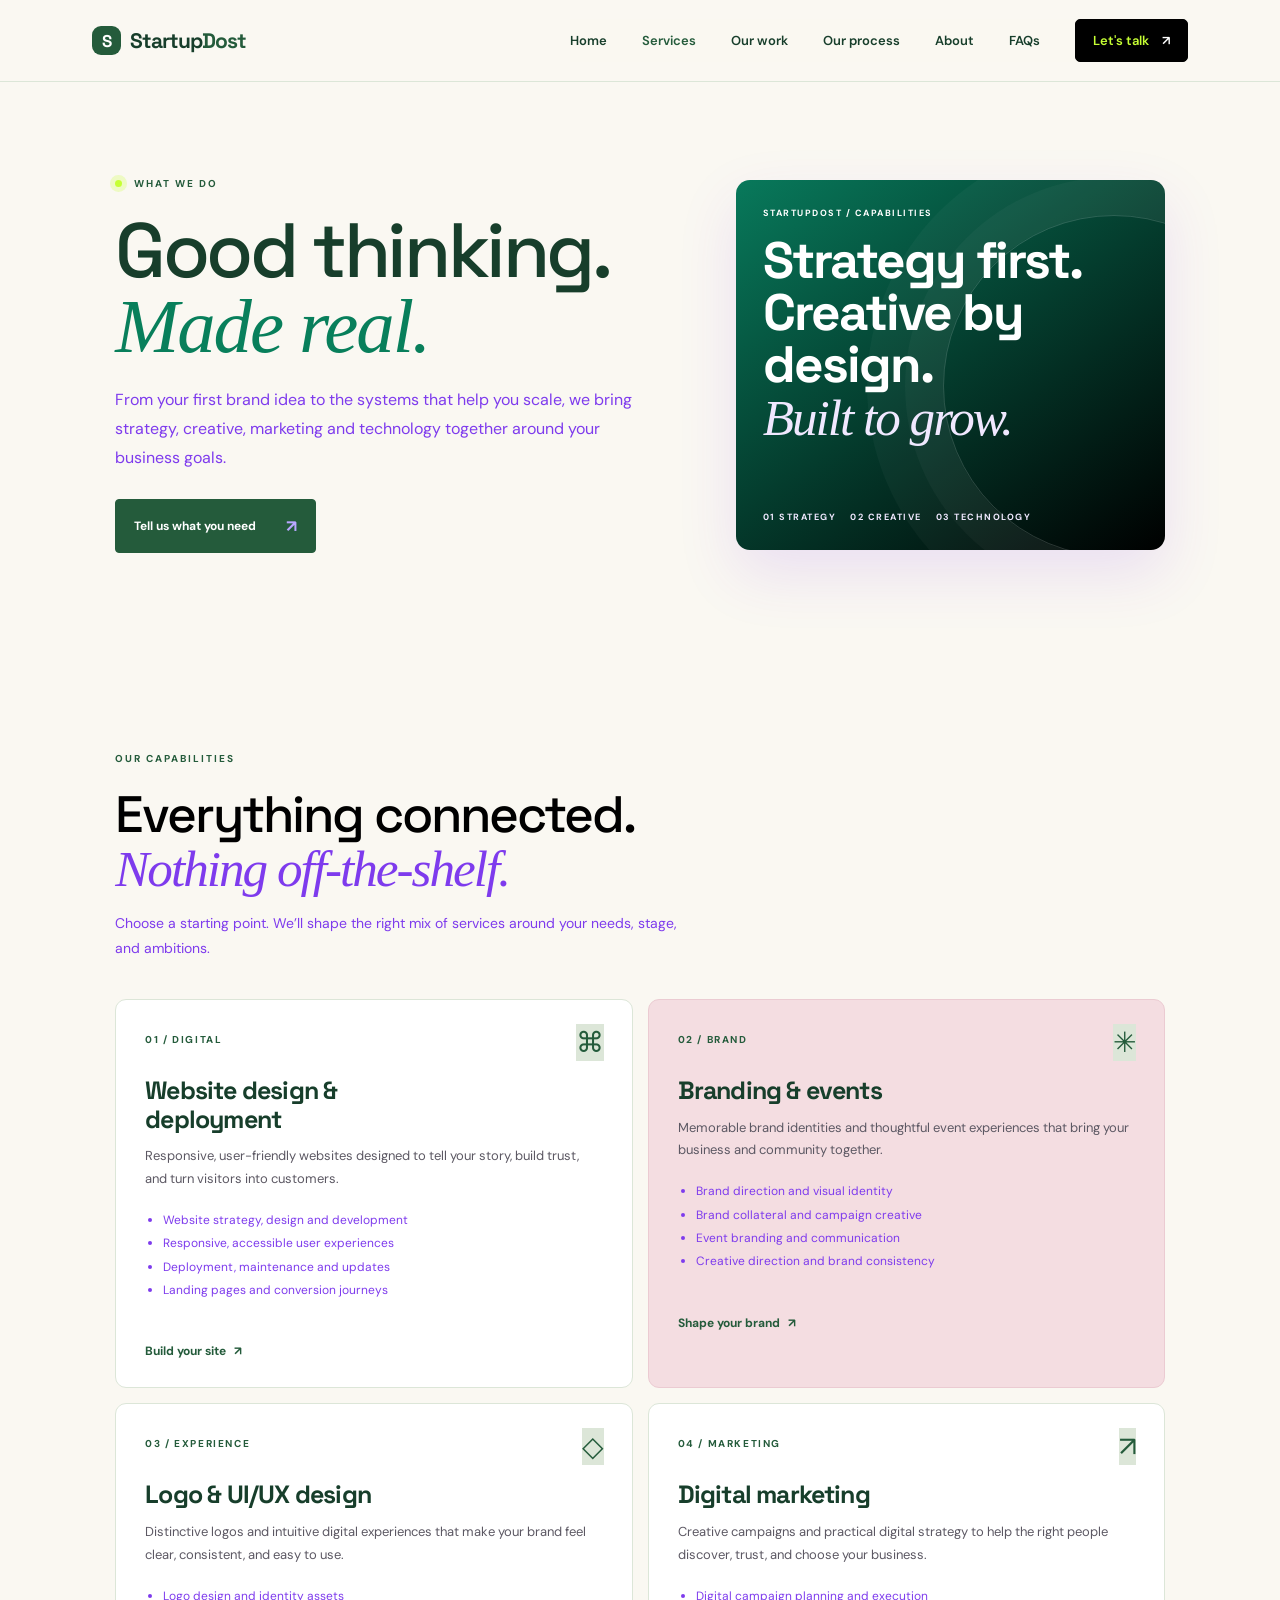
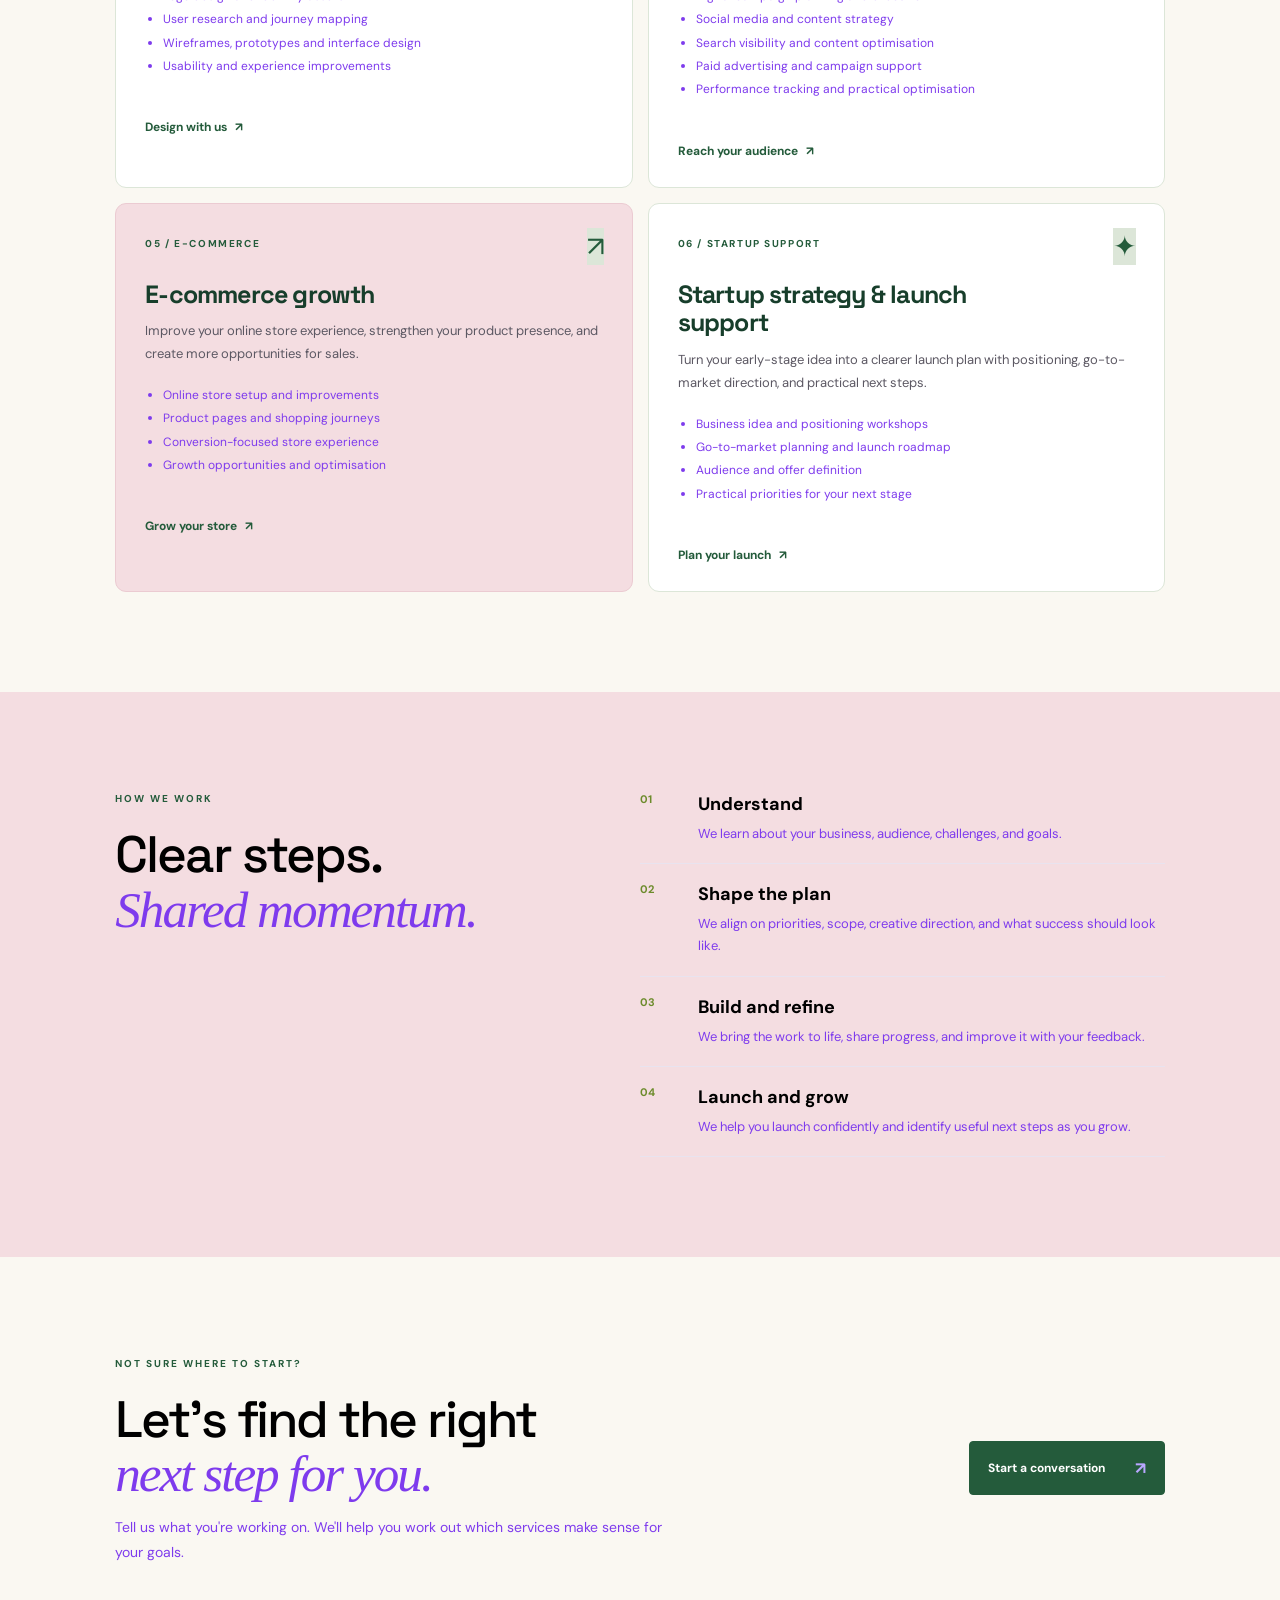
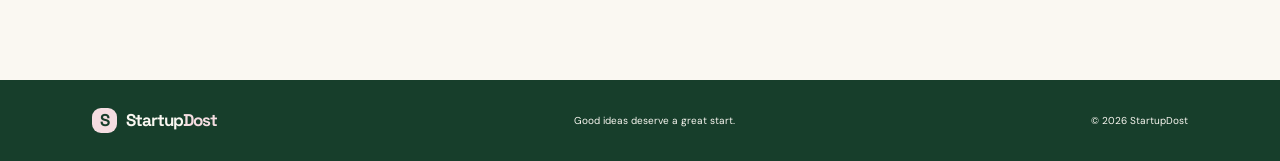
<file: services.html>
<!doctype html>
<html lang="en">
<head>
<meta charset="utf-8"><meta name="viewport" content="width=device-width,initial-scale=1">
<meta name="description" content="Explore StartupDost services: brand identity, websites, UI/UX, digital marketing, e-commerce growth and startup launch strategy.">
<title>Services — StartupDost | Strategy, Creative & Technology</title>
<link rel="stylesheet" href="assets/css/styles.css?v=no-purple-20261029">
<!-- Google tag (gtag.js) -->
<script async src="https://www.googletagmanager.com/gtag/js?id=AW-618114129"></script>
<script>window.dataLayer=window.dataLayer||[];function gtag(){dataLayer.push(arguments);}gtag('js',new Date());gtag('config','AW-618114129');</script>
</head>
<body class="services-page">
<header class="site-header"><a class="brand" href="index.html"><span class="brand-mark">S</span> Startup<span>Dost</span></a><button class="menu-toggle" aria-label="Toggle navigation" aria-expanded="false" aria-controls="nav">☰</button><nav id="nav"><a href="index.html">Home</a><a class="active" href="services.html">Services</a><a href="index.html#work">Our work</a><a href="index.html#process">Our process</a><a href="about.html">About</a><a href="index.html#faq">FAQs</a><a class="nav-cta" href="contact.html">Let&#39;s talk <span>↗</span></a></nav></header>
<main>
<section class="services-hero section"><div><p class="eyebrow"><span class="dot"></span> WHAT WE DO</p><h1>Good thinking.<br><em>Made real.</em></h1><p class="lead">From your first brand idea to the systems that help you scale, we bring strategy, creative, marketing and technology together around your business goals.</p><a class="button primary" href="index.html#contact">Tell us what you need <span>↗</span></a></div><aside class="services-hero-panel"><span>STARTUPDOST / CAPABILITIES</span><p>Strategy first.<br>Creative by design.<br><em>Built to grow.</em></p><div><span>01 STRATEGY</span><span>02 CREATIVE</span><span>03 TECHNOLOGY</span></div></aside></section>
<section class="services-overview section"><div class="services-heading"><p class="eyebrow">OUR CAPABILITIES</p><h2>Everything connected.<br><em>Nothing off-the-shelf.</em></h2><p>Choose a starting point. We’ll shape the right mix of services around your needs, stage, and ambitions.</p></div>
<div class="services-detail-grid">
<article id="web-design" class="services-detail-card"><span class="service-label">01 / DIGITAL</span><div class="service-symbol">⌘</div><h3>Website design & deployment</h3><p>Responsive, user-friendly websites designed to tell your story, build trust, and turn visitors into customers.</p><ul><li>Website strategy, design and development</li><li>Responsive, accessible user experiences</li><li>Deployment, maintenance and updates</li><li>Landing pages and conversion journeys</li></ul><a href="index.html#contact">Build your site <span>↗</span></a></article>
<article id="branding" class="services-detail-card featured"><span class="service-label">02 / BRAND</span><div class="service-symbol">✳</div><h3>Branding & events</h3><p>Memorable brand identities and thoughtful event experiences that bring your business and community together.</p><ul><li>Brand direction and visual identity</li><li>Brand collateral and campaign creative</li><li>Event branding and communication</li><li>Creative direction and brand consistency</li></ul><a href="index.html#contact">Shape your brand <span>↗</span></a></article>
<article id="logo-uiux" class="services-detail-card"><span class="service-label">03 / EXPERIENCE</span><div class="service-symbol">◇</div><h3>Logo & UI/UX design</h3><p>Distinctive logos and intuitive digital experiences that make your brand feel clear, consistent, and easy to use.</p><ul><li>Logo design and identity assets</li><li>User research and journey mapping</li><li>Wireframes, prototypes and interface design</li><li>Usability and experience improvements</li></ul><a href="index.html#contact">Design with us <span>↗</span></a></article>
<article id="marketing" class="services-detail-card"><span class="service-label">04 / MARKETING</span><div class="service-symbol">↗</div><h3>Digital marketing</h3><p>Creative campaigns and practical digital strategy to help the right people discover, trust, and choose your business.</p><ul><li>Digital campaign planning and execution</li><li>Social media and content strategy</li><li>Search visibility and content optimisation</li><li>Paid advertising and campaign support</li><li>Performance tracking and practical optimisation</li></ul><a href="index.html#contact">Reach your audience <span>↗</span></a></article>
<article id="ecommerce" class="services-detail-card featured"><span class="service-label">05 / E-COMMERCE</span><div class="service-symbol">↗</div><h3>E-commerce growth</h3><p>Improve your online store experience, strengthen your product presence, and create more opportunities for sales.</p><ul><li>Online store setup and improvements</li><li>Product pages and shopping journeys</li><li>Conversion-focused store experience</li><li>Growth opportunities and optimisation</li></ul><a href="index.html#contact">Grow your store <span>↗</span></a></article>
<article id="startup-support" class="services-detail-card"><span class="service-label">06 / STARTUP SUPPORT</span><div class="service-symbol">✦</div><h3>Startup strategy & launch support</h3><p>Turn your early-stage idea into a clearer launch plan with positioning, go-to-market direction, and practical next steps.</p><ul><li>Business idea and positioning workshops</li><li>Go-to-market planning and launch roadmap</li><li>Audience and offer definition</li><li>Practical priorities for your next stage</li></ul><a href="index.html#contact">Plan your launch <span>↗</span></a></article>
</div></section>
<section class="services-process section"><div><p class="eyebrow">HOW WE WORK</p><h2>Clear steps.<br><em>Shared momentum.</em></h2></div><div class="services-steps"><article><span>01</span><div><h3>Understand</h3><p>We learn about your business, audience, challenges, and goals.</p></div></article><article><span>02</span><div><h3>Shape the plan</h3><p>We align on priorities, scope, creative direction, and what success should look like.</p></div></article><article><span>03</span><div><h3>Build and refine</h3><p>We bring the work to life, share progress, and improve it with your feedback.</p></div></article><article><span>04</span><div><h3>Launch and grow</h3><p>We help you launch confidently and identify useful next steps as you grow.</p></div></article></div></section>
<section class="services-cta section"><div><p class="eyebrow">NOT SURE WHERE TO START?</p><h2>Let's find the right<br><em>next step for you.</em></h2><p>Tell us what you're working on. We'll help you work out which services make sense for your goals.</p></div><a class="button primary" href="index.html#contact">Start a conversation <span>↗</span></a></section>
</main>
<footer class="footer"><a class="brand" href="index.html"><span class="brand-mark">S</span> Startup<span>Dost</span></a><p>Good ideas deserve a great start.</p><span>© <span id="year"></span> StartupDost</span></footer>
<script src="assets/js/main.js"></script>
</body></html>
</file>
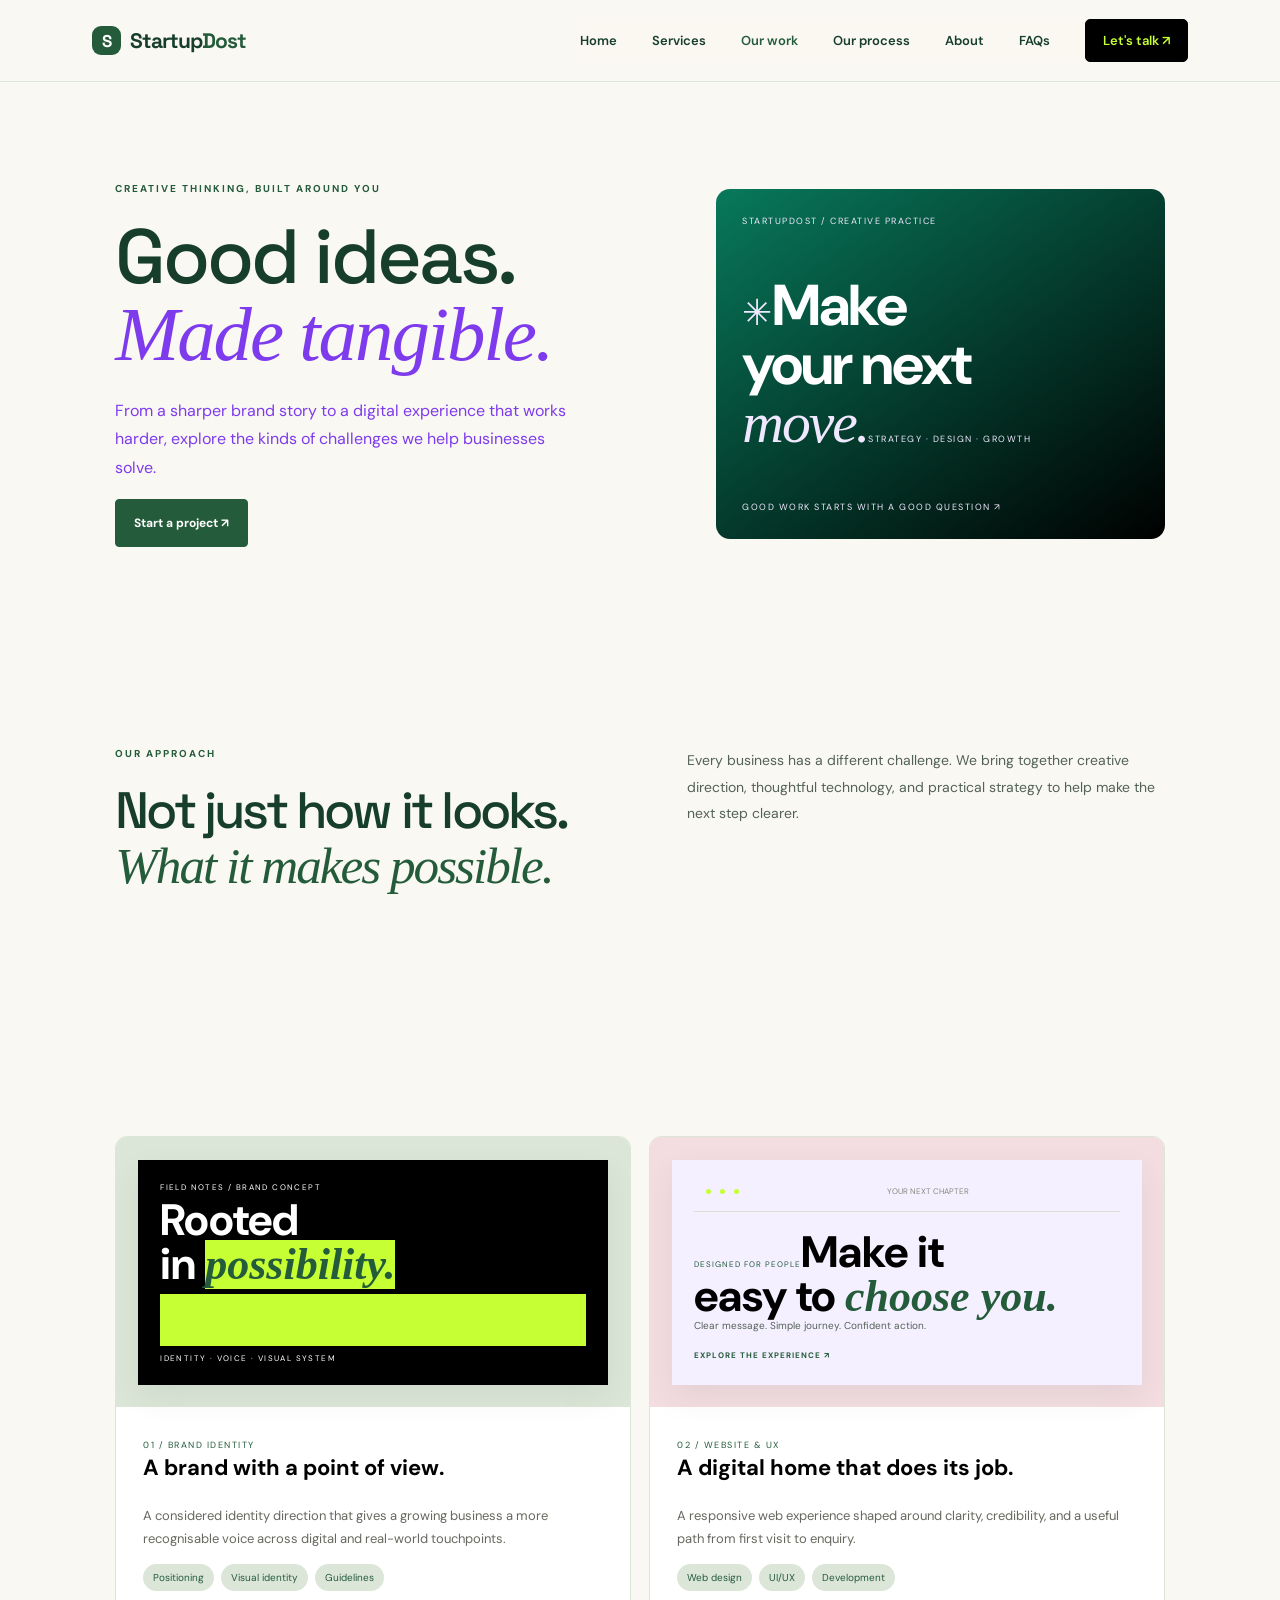
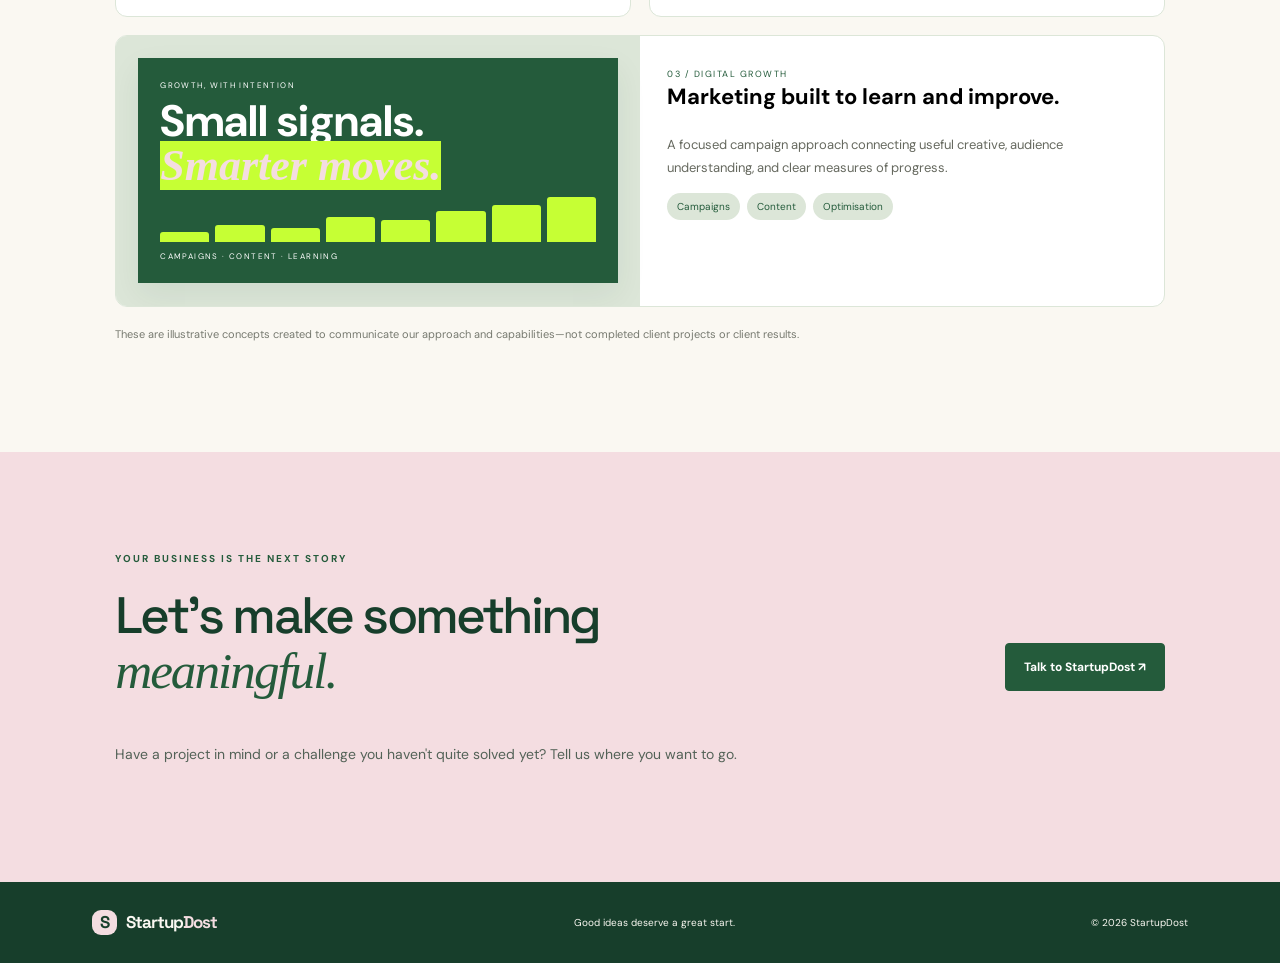
<file: work.html>
<!doctype html>
<html lang="en">
<head>
<meta charset="utf-8"><meta name="viewport" content="width=device-width,initial-scale=1">
<meta name="description" content="Explore StartupDost's creative directions and capabilities in branding, digital experiences and business growth.">
<title>Our Work — StartupDost</title><link rel="stylesheet" href="assets/css/styles.css?v=no-purple-20261029"><link rel="stylesheet" href="assets/css/work.css?v=no-purple-20261029">
<script async src="https://www.googletagmanager.com/gtag/js?id=AW-618114129"></script>
<script>window.dataLayer=window.dataLayer||[];function gtag(){dataLayer.push(arguments);}gtag('js',new Date());gtag('config','AW-618114129');</script>
</head>
<body class="work-page">
<header class="site-header"><a class="brand" href="index.html"><span class="brand-mark">S</span> Startup<span>Dost</span></a><button class="menu-toggle" aria-label="Toggle navigation" aria-expanded="false" aria-controls="nav">☰</button><nav id="nav"><a href="index.html">Home</a><a href="services.html">Services</a><a class="active" href="work.html">Our work</a><a href="index.html#process">Our process</a><a href="about.html">About</a><a href="index.html#faq">FAQs</a><a class="nav-cta" href="contact.html">Let's talk ↗</a></nav></header>
<main>
<section class="work-hero section"><div><p class="eyebrow">CREATIVE THINKING, BUILT AROUND YOU</p><h1>Good ideas.<br><em>Made tangible.</em></h1><p class="lead">From a sharper brand story to a digital experience that works harder, explore the kinds of challenges we help businesses solve.</p><a class="button primary" href="index.html#contact">Start a project ↗</a></div><div class="work-hero-art"><span>STARTUPDOST / CREATIVE PRACTICE</span><div class="work-hero-shape"><i>✳</i><strong>Make<br>your next<br><em>move.</em></strong><small>STRATEGY · DESIGN · GROWTH</small></div><span class="work-art-note">GOOD WORK STARTS WITH A GOOD QUESTION ↗</span></div></section>
<section class="work-intro section"><div><p class="eyebrow">OUR APPROACH</p><h2>Not just how it looks.<br><em>What it makes possible.</em></h2></div><p>Every business has a different challenge. We bring together creative direction, thoughtful technology, and practical strategy to help make the next step clearer.</p></section>
<section class="work-projects section"><div class="work-project-grid">
<article class="work-project work-project-brand"><div class="project-visual"><div class="brand-concept"><span>FIELD NOTES / BRAND CONCEPT</span><strong>Rooted<br>in <em>possibility.</em></strong><i>✳</i><small>IDENTITY · VOICE · VISUAL SYSTEM</small></div></div><div class="project-copy"><span>01 / BRAND IDENTITY</span><h3>A brand with a point of view.</h3><p>A considered identity direction that gives a growing business a more recognisable voice across digital and real-world touchpoints.</p><div class="project-tags"><span>Positioning</span><span>Visual identity</span><span>Guidelines</span></div></div></article>
<article class="work-project work-project-digital"><div class="project-visual"><div class="digital-concept"><div class="browser-bar"><i></i><i></i><i></i><span>YOUR NEXT CHAPTER</span></div><div class="digital-content"><small>DESIGNED FOR PEOPLE</small><strong>Make it<br>easy to <em>choose you.</em></strong><p>Clear message. Simple journey. Confident action.</p><b>EXPLORE THE EXPERIENCE ↗</b></div></div></div><div class="project-copy"><span>02 / WEBSITE & UX</span><h3>A digital home that does its job.</h3><p>A responsive web experience shaped around clarity, credibility, and a useful path from first visit to enquiry.</p><div class="project-tags"><span>Web design</span><span>UI/UX</span><span>Development</span></div></div></article>
<article class="work-project work-project-growth"><div class="project-visual"><div class="growth-concept"><span>GROWTH, WITH INTENTION</span><strong>Small signals.<br><em>Smarter moves.</em></strong><div class="growth-chart"><i></i><i></i><i></i><i></i><i></i><i></i><i></i><i></i></div><small>CAMPAIGNS · CONTENT · LEARNING</small></div></div><div class="project-copy"><span>03 / DIGITAL GROWTH</span><h3>Marketing built to learn and improve.</h3><p>A focused campaign approach connecting useful creative, audience understanding, and clear measures of progress.</p><div class="project-tags"><span>Campaigns</span><span>Content</span><span>Optimisation</span></div></div></article>
</div><p class="work-disclaimer">These are illustrative concepts created to communicate our approach and capabilities—not completed client projects or client results.</p></section>
<section class="work-cta section"><div><p class="eyebrow">YOUR BUSINESS IS THE NEXT STORY</p><h2>Let's make something<br><em>meaningful.</em></h2><p>Have a project in mind or a challenge you haven't quite solved yet? Tell us where you want to go.</p></div><a class="button primary" href="index.html#contact">Talk to StartupDost ↗</a></section>
</main><footer class="footer"><a class="brand" href="index.html"><span class="brand-mark">S</span> Startup<span>Dost</span></a><p>Good ideas deserve a great start.</p><span>© <span id="year"></span> StartupDost</span></footer><script src="assets/js/main.js"></script>
</body></html>
</file>
<file: assets/css/styles.css>
@import url('https://fonts.googleapis.com/css2?family=DM+Sans:wght@400;500;600;700&family=Space+Grotesk:wght@400;500;600;700&display=swap');
:root{--ink:#20221f;--paper:#f8f7f1;--green:#C6FF34;--muted:#72756d;--line:#dedfd6;--serif:Georgia,'Times New Roman',serif}*{box-sizing:border-box}html{scroll-behavior:smooth;scroll-padding-top:88px}body{margin:0;background:var(--paper);color:var(--ink);font-family:'DM Sans',sans-serif}a{color:inherit;text-decoration:none}.site-header{height:82px;padding:0 7.2%;display:flex;align-items:center;justify-content:space-between;border-bottom:1px solid var(--line);background:rgba(248,247,241,.94);position:sticky;top:0;z-index:10;backdrop-filter:blur(12px)}.brand{display:flex;align-items:center;gap:7px;font-family:'Space Grotesk',sans-serif;font-weight:700;font-size:21px;letter-spacing:-1px}.brand>span:last-child{margin-left:-7px;color:#7E3BED}.brand-mark{display:grid;place-items:center;width:29px;height:29px;background:var(--green);border-radius:9px;font-size:17px;margin-right:2px}.site-header nav{display:flex;align-items:center;gap:35px;font-size:13px;font-weight:600}.site-header nav>a:not(.nav-cta):hover,.text-link:hover{color:#7E3BED}.nav-cta{background:var(--ink);color:white;padding:12px 17px;border-radius:5px}.nav-cta span{color:var(--green);margin-left:10px}.menu-toggle{display:none}.section{padding:100px 9%}.hero{min-height:625px;display:grid;grid-template-columns:1fr 1fr;align-items:center;gap:4%;padding-top:70px;padding-bottom:82px;overflow:hidden}.eyebrow{font-size:10px;letter-spacing:2px;font-weight:700;color:#7E3BED;margin:0 0 23px}.dot{display:inline-block;width:7px;height:7px;background:#7E3BED;border-radius:50%;margin-right:8px}h1,h2,h3,p{margin-top:0}h1,h2{font-family:'Space Grotesk',sans-serif;letter-spacing:-2.8px;font-weight:500}h1{font-size:clamp(48px,5.4vw,76px);line-height:1.04;margin-bottom:23px;max-width:590px}h1 em,h2 em{font-family:var(--serif);font-weight:400;color:#7E3BED;letter-spacing:-2px}.lead{max-width:460px;color:var(--muted);font-size:16px;line-height:1.8}.hero-actions{display:flex;align-items:center;gap:26px;margin-top:30px}.button{display:inline-flex;align-items:center;justify-content:space-between;gap:30px;padding:15px 18px;border:0;border-radius:4px;font-weight:700;font-size:12px;cursor:pointer}.primary{background:var(--ink);color:white}.primary span{color:var(--green);font-size:17px}.primary:hover{background:#000000}.text-link{font-size:12px;font-weight:700;border-bottom:1px solid #7E3BED;padding-bottom:5px}.hero-proof{display:flex;align-items:center;gap:14px;margin-top:48px}.avatar-stack{display:flex}.avatar-stack span{width:30px;height:30px;border:2px solid var(--paper);border-radius:50%;display:grid;place-items:center;background:#F0E8FF;margin-left:-5px;font-size:14px}.avatar-stack span:first-child{margin-left:0;background:#f2d4b4}.avatar-stack span:last-child{background:#F0E8FF}.hero-proof p{font-size:10px;line-height:1.6;color:var(--muted);margin:0}.hero-proof strong{color:var(--ink);font-size:11px}.hero-art{height:445px;position:relative;display:grid;place-items:center}.art-glow{position:absolute;width:340px;height:340px;border-radius:50%;background:#F0E8FF;filter:blur(2px)}.orbit{position:absolute;border:1px solid #F0E8FF;border-radius:50%;transform:rotate(-24deg)}.orbit-one{width:440px;height:250px}.orbit-two{width:390px;height:330px;transform:rotate(35deg)}.card-main{position:relative;width:265px;height:330px;background:var(--green);padding:25px;box-shadow:0 24px 60px #7E3BED20;transform:rotate(-5deg);display:flex;flex-direction:column;justify-content:space-between}.mini-label{font-size:8px;letter-spacing:1.5px;font-weight:700}.art-symbol{font-size:50px;align-self:flex-end}.card-main h3{font-family:'Space Grotesk',sans-serif;font-size:44px;line-height:.98;letter-spacing:-2px;margin:0}.card-bottom{display:flex;align-items:center;justify-content:space-between;font-size:7px;letter-spacing:.8px}.card-bottom span:last-child{font-size:22px}.float-card{position:absolute;display:flex;align-items:center;gap:10px;padding:13px 16px;background:#fffdf7;border:1px solid #e8e8df;box-shadow:0 10px 30px #20221f0d;border-radius:5px}.float-top{top:47px;right:-4px}.float-bottom{bottom:43px;left:-9px}.float-icon{display:grid;place-items:center;width:31px;height:31px;background:#F0E8FF;border-radius:50%;font-size:17px}.float-card b,.float-card small{display:block}.float-card b{font-size:10px}.float-card small{font-size:9px;color:var(--muted);margin-top:4px}.spark{position:absolute;color:#7E3BED;font-size:24px}.spark-one{top:50px;left:35px}.spark-two{bottom:55px;right:30px}.ticker{background:var(--green);overflow:hidden;white-space:nowrap;padding:18px 0;font-family:'Space Grotesk',sans-serif;font-size:11px;font-weight:700;letter-spacing:1.6px}.ticker div{display:flex;justify-content:space-around;gap:38px}.ticker span{font-size:16px}.services{padding-top:115px;padding-bottom:110px}.section-heading{display:flex;align-items:flex-end;justify-content:space-between;gap:35px;margin-bottom:45px}.section-heading h2,.about h2,.contact h2{font-size:clamp(38px,4.3vw,58px);line-height:1.08;margin-bottom:0}.section-intro{max-width:310px;color:var(--muted);font-size:13px;line-height:1.8;margin-bottom:4px}.service-grid{display:grid;grid-template-columns:repeat(3,1fr);gap:15px}.service-card{min-height:270px;padding:25px;border:1px solid var(--line);border-radius:5px;display:flex;flex-direction:column;align-items:flex-start;background:#fbfaf6}.service-card.accent-card{background:#F0E8FF;border-color:#F0E8FF}.service-num{font-size:9px;letter-spacing:1.3px;color:#777c6f;font-weight:700}.service-icon{font-size:28px;margin:24px 0 12px}.service-card h3{font-family:'Space Grotesk',sans-serif;font-size:21px;letter-spacing:-.7px;margin-bottom:10px}.service-card p{font-size:12px;line-height:1.8;color:var(--muted);margin-bottom:24px}.service-card>a{font-size:11px;font-weight:700;margin-top:auto}.service-card>a span{margin-left:9px;color:#7E3BED}.work{background:#efeee7}.work-grid{display:grid;grid-template-columns:1fr 1fr;gap:26px}.work-card{min-width:0;position:relative}.work-visual{height:clamp(300px,31vw,440px);display:grid;place-items:center;overflow:hidden;border-radius:10px;position:relative;isolation:isolate}.work-one .work-visual{background:linear-gradient(135deg,#e6e0ff 0%,#d3c8ff 100%)}.work-two .work-visual{background:linear-gradient(135deg,#ffe9dc 0%,#ffd7c2 100%)}.work-visual:after{content:"";position:absolute;inset:0;background:linear-gradient(145deg,#fff3 0%,transparent 42%,#5a42a00b 100%);pointer-events:none;z-index:-1}.browser{width:78%;height:78%;background:#fffdf9;box-shadow:0 25px 60px #34265c20;transform:rotate(-2deg);border:1px solid #fff;border-radius:3px;transition:transform .45s cubic-bezier(.2,.7,.2,1),box-shadow .45s;overflow:hidden}.browser-bar{height:30px;border-bottom:1px solid #e9e6df;display:flex;align-items:center;gap:5px;padding:0 12px}.browser-bar i{width:6px;height:6px;border-radius:50%;background:#c3c5b7}.browser-bar span{font-size:8px;color:#85897d;margin:auto}.browser-content{padding:clamp(18px,2.5vw,34px)}.mock-pill{font-size:8px;letter-spacing:1px;background:#e9e3ff;display:inline-block;padding:7px 9px;color:#3c345f}.mock-heading{font-family:'Space Grotesk',sans-serif;font-weight:600;font-size:clamp(28px,3.2vw,49px);line-height:.98;letter-spacing:-2.4px;margin-top:22px}.mock-heading em{font-family:var(--serif);font-weight:400;color:#6554c0}.mock-line{width:70px;height:3px;background:#F0E8FF;margin:18px 0}.mock-button{display:inline-block;background:#19172e;color:white;padding:10px 12px;font-size:8px;border-radius:2px}.brand-poster{width:70%;height:78%;background:#fff4e9;padding:clamp(22px,3vw,38px);display:flex;flex-direction:column;justify-content:space-between;position:relative;transform:rotate(2deg);box-shadow:0 24px 55px #7b49301c;transition:transform .45s cubic-bezier(.2,.7,.2,1),box-shadow .45s;border:1px solid #fff9}.brand-poster>span{font-family:'Space Grotesk',sans-serif;font-weight:700;font-size:clamp(26px,3.2vw,46px);letter-spacing:-2px;line-height:.98;max-width:95%}.poster-flower{font-size:clamp(65px,7vw,100px);color:#6554c0;align-self:flex-end;line-height:.85;transition:transform .45s}.brand-poster small{font-size:8px;letter-spacing:1.3px}.work-caption{display:flex;align-items:center;justify-content:space-between;padding:22px 3px 8px}.work-caption h3{font-family:'Space Grotesk',sans-serif;font-size:clamp(17px,1.5vw,21px);letter-spacing:-.5px;margin-bottom:6px}.work-caption p,.work-note{font-size:12px;color:var(--muted);margin:0}.round-arrow{width:46px;height:46px;flex:0 0 46px;display:grid;place-items:center;border:1px solid #d0cbe3;border-radius:50%;font-size:22px;transition:background .25s,color .25s,border-color .25s,transform .25s}.work-card:hover .browser{transform:rotate(0) scale(1.025);box-shadow:0 30px 65px #34265c2b}.work-card:hover .brand-poster{transform:rotate(0) scale(1.025);box-shadow:0 30px 65px #7b493026}.work-card:hover .poster-flower{transform:rotate(35deg)}.work-card:hover .round-arrow{background:#19172e;color:#fff;border-color:#19172e;transform:translate(2px,-2px)}.work-note{text-align:right;margin-top:20px;font-size:11px}.about{display:grid;grid-template-columns:.8fr 1.2fr;align-items:center;gap:12%;padding-top:120px;padding-bottom:120px}.about-stamp{width:220px;height:220px;background:var(--green);border-radius:50%;display:flex;flex-direction:column;justify-content:center;align-items:center;text-align:center;font-family:'Space Grotesk',sans-serif;font-weight:700;font-size:22px;line-height:1.05;letter-spacing:-.8px;transform:rotate(-9deg);justify-self:center}.about-stamp span{font-size:27px;margin-top:10px}.about-copy>p:not(.eyebrow){font-size:13px;line-height:1.9;color:var(--muted);max-width:500px;margin:25px 0}.contact{background:#F0E8FF;display:grid;grid-template-columns:.9fr 1.1fr;gap:10%;padding-top:105px;padding-bottom:110px}.contact-copy>p:not(.eyebrow){font-size:13px;color:var(--muted);line-height:1.8;margin-top:23px}.contact-detail{display:flex;gap:12px;align-items:center;margin-top:34px;font-size:13px;font-weight:700}.contact-detail span{font-size:20px}.linkedin{display:inline-block;font-size:11px;font-weight:700;margin-top:18px;border-bottom:1px solid #F0E8FF;padding-bottom:5px}.contact-form{background:#fbfaf6;padding:30px;border:1px solid #F0E8FF;border-radius:5px}.form-top{display:flex;justify-content:space-between;gap:10px;font-size:8px;letter-spacing:1.1px;font-weight:700;color:#777d6d;margin-bottom:25px}.contact-form label{display:block;font-size:10px;font-weight:700;margin:16px 0 8px}.contact-form input,.contact-form select,.contact-form textarea{display:block;width:100%;font:12px 'DM Sans',sans-serif;color:var(--ink);background:transparent;border:1px solid #e0e1d8;border-radius:3px;padding:12px;outline:none}.contact-form input:focus,.contact-form select:focus,.contact-form textarea:focus{border-color:#7E3BED}.contact-form textarea{resize:vertical}.contact-form input::placeholder,.contact-form textarea::placeholder{color:#a0a298}.submit-button{margin-top:20px;width:100%}.form-status{font-size:10px;line-height:1.6;color:#7E3BED;margin:12px 0 0}.footer{padding:28px 7.2%;display:flex;align-items:center;justify-content:space-between;gap:15px}.footer p,.footer>span{font-size:10px;color:var(--muted);margin:0}.footer .brand{font-size:17px}.footer .brand-mark{width:25px;height:25px}
@media(max-width:900px){.section{padding-left:6%;padding-right:6%}.site-header{padding:0 5%}.hero{gap:0}.hero-art{transform:scale(.9)}.float-top{right:-15px}.section-heading{align-items:flex-start;flex-direction:column;gap:18px}.section-intro{max-width:500px}.contact{gap:5%}.contact-form{padding:23px}}
@media(max-width:650px){.site-header{height:70px}.menu-toggle{display:block;border:0;background:none;font-size:24px}.site-header nav{display:none;position:absolute;left:0;right:0;top:69px;padding:22px 6%;background:var(--paper);border-bottom:1px solid var(--line);align-items:stretch;gap:20px;flex-direction:column}.site-header nav.open{display:flex}.nav-cta{text-align:center}.hero{grid-template-columns:1fr;padding-top:62px;padding-bottom:45px}.hero h1{font-size:54px}.hero-art{height:390px;transform:scale(.88);margin:5px -25px -5px}.ticker{font-size:9px}.ticker div{justify-content:flex-start;gap:25px;min-width:850px}.section{padding-top:75px;padding-bottom:75px}.section-heading h2,.about h2,.contact h2{font-size:43px}.service-grid{grid-template-columns:1fr}.service-card{min-height:235px}.service-icon{margin-top:17px}.work-grid{grid-template-columns:1fr;gap:15px}.work-visual{height:290px}.about{grid-template-columns:1fr;gap:45px}.about-stamp{width:185px;height:185px;font-size:20px}.contact{grid-template-columns:1fr;gap:35px}.contact-form{padding:22px}.form-top{font-size:7px}.footer{flex-wrap:wrap}.footer p{order:3;width:100%}}
@media(prefers-reduced-motion:reduce){html{scroll-behavior:auto}*,*::before,*::after{animation-duration:.01ms!important;transition-duration:.01ms!important}}
:root{--ink:#19172e;--paper:#f8f7ff;--green:#b9a7ff;--muted:#74718b;--line:#e1def0}
.brand>span:last-child{color:#6554c0}.brand-mark{background:var(--green)}.site-header{background:rgba(248,247,255,.94)}.site-header nav>a:not(.nav-cta):hover,.text-link:hover{color:#6554c0}.nav-cta{background:#19172e}.nav-cta span,.primary span{color:#b9a7ff}.primary:hover{background:#343052}.eyebrow{color:#6554a4}.dot{background:#7562d5}h1 em,h2 em{color:#6554c0}.avatar-stack span{background:#e6e0ff;border-color:var(--paper)}.avatar-stack span:first-child{background:#ffe0d1}.avatar-stack span:last-child{background:#d9e5ff}.art-glow{background:#e7e0ff}.orbit{border-color:#c9bdf5}.card-main{background:#b9a7ff}.float-card{background:#fff;border-color:#e7e2f6}.float-icon{background:#ece7ff}.spark{color:#7562d5}.ticker{background:#19172e;color:#f8f7ff}.ticker span{color:#b9a7ff}.service-card{background:#fff;border-color:var(--line)}.service-card.accent-card{background:#eeeaff;border-color:#eeeaff}.service-card>a span{color:#6554c0}.work{background:#efedfa}.work-one .work-visual{background:linear-gradient(135deg,#e6e0ff 0%,#d3c8ff 100%)}.work-two .work-visual{background:linear-gradient(135deg,#ffe9dc 0%,#ffd7c2 100%)}.mock-pill{background:#e5dfff}.mock-heading em{color:#6554c0}.brand-poster{background:#fff0e6}.poster-flower{color:#6554c0}.about-stamp{background:#b9a7ff}.contact{background:#e9e5ff}.contact-form{border-color:#ded8f5}.contact-form input:focus,.contact-form select:focus,.contact-form textarea:focus{border-color:#7562d5}.form-status{color:#6554a4}.linkedin{border-color:#b9ade8}
@media(prefers-reduced-motion:no-preference){.service-card,.button,.nav-cta{transition:transform .2s ease,background .2s ease,border-color .2s ease}.service-card:hover{transform:translateY(-4px);border-color:#c9bdf5}}
.form-success{min-height:360px;padding:clamp(28px,5vw,54px);display:flex;flex-direction:column;align-items:flex-start;justify-content:center;background:#fff;border:1px solid #ded8f5;border-radius:5px}.success-icon{width:48px;height:48px;display:grid;place-items:center;border-radius:50%;background:#e9e5ff;color:#6554c0;font-size:25px;font-weight:700;margin-bottom:24px}.form-success .eyebrow{margin:0 0 12px}.form-success h3{font-size:clamp(25px,3vw,36px);line-height:1.15;letter-spacing:-1px;margin:0 0 14px;color:var(--ink)}.form-success p:last-child{font-size:14px;line-height:1.8;color:var(--muted);max-width:340px;margin:0}
@media(max-width:650px){.work-visual{height:280px}.work-caption{padding-top:17px}.work-caption p{font-size:11px}.round-arrow{width:40px;height:40px;flex-basis:40px}.browser{width:84%;height:76%}.browser-content{padding:18px}.mock-heading{font-size:clamp(29px,8vw,38px)}.brand-poster{width:76%;height:78%}.brand-poster>span{font-size:clamp(27px,8vw,37px)}}
@media(prefers-reduced-motion:reduce){.browser,.brand-poster,.poster-flower,.round-arrow{transition:none!important}}


/* Premium motion layer: custom cursor, reveal, glow and magnetic-feel cards */
@media (pointer:fine) and (prefers-reduced-motion:no-preference){
  body,a,button,select,input,textarea{cursor:none}
  .sd-cursor,.sd-cursor-ring{position:fixed;left:0;top:0;pointer-events:none;z-index:9999;border-radius:50%;transform:translate(-50%,-50%);opacity:0}
  .sd-cursor{width:7px;height:7px;background:#fff;mix-blend-mode:difference;transition:width .22s,height .22s,opacity .2s}
  .sd-cursor-ring{width:36px;height:36px;border:1px solid #7562d5;box-shadow:0 0 0 5px #7562d510;transition:width .25s,height .25s,border-color .25s,background .25s,opacity .2s}
  body.cursor-ready .sd-cursor,body.cursor-ready .sd-cursor-ring{opacity:1}
  body.cursor-hover .sd-cursor{width:12px;height:12px}
  body.cursor-hover .sd-cursor-ring{width:58px;height:58px;background:#b9a7ff35;border-color:#6554c0}
}
@keyframes sdFloat{0%,100%{transform:translateY(0)}50%{transform:translateY(-9px)}}
@keyframes sdShimmer{0%{background-position:0% 50%}100%{background-position:200% 50%}}
@keyframes sdReveal{from{opacity:0;transform:translateY(28px) scale(.985);filter:blur(4px)}to{opacity:1;transform:translateY(0) scale(1);filter:blur(0)}}
@keyframes sdOrbit{to{transform:rotate(336deg)}}
.work .section-heading h2 em{background:linear-gradient(100deg,#6554c0 15%,#b19bff 35%,#6554c0 55%);background-size:200% auto;background-clip:text;-webkit-background-clip:text;color:transparent;animation:sdShimmer 5s linear infinite}
.work-card{transform-style:preserve-3d;will-change:transform;transition:transform .22s ease}
.work-visual{box-shadow:0 0 0 1px #fff8 inset;transition:box-shadow .35s,filter .35s}
.work-card:hover .work-visual{box-shadow:0 18px 50px #51409b1b,0 0 0 1px #fff9 inset;filter:saturate(1.06)}
.work-card:hover .browser,.work-card:hover .brand-poster{will-change:transform}
.work-one .work-visual:before,.work-two .work-visual:before{content:"";position:absolute;width:190px;height:190px;border-radius:50%;filter:blur(1px);opacity:.3;z-index:-1;transition:transform .6s cubic-bezier(.2,.7,.2,1)}
.work-one .work-visual:before{background:#fff;left:-80px;bottom:-100px}
.work-two .work-visual:before{background:#fff;right:-80px;top:-100px}
.work-card:hover .work-visual:before{transform:scale(1.8)}
.browser{transform-origin:center;backface-visibility:hidden}
.brand-poster{backface-visibility:hidden}
.poster-flower{animation:sdFloat 5s ease-in-out infinite}
.round-arrow{position:relative;overflow:hidden}
.round-arrow:after{content:"";position:absolute;inset:0;border-radius:50%;background:#b9a7ff;transform:scale(0);transition:transform .3s cubic-bezier(.2,.8,.2,1);z-index:-1}
.work-card:hover .round-arrow:after{transform:scale(1)}
.work-card:hover .round-arrow{color:#19172e;background:#b9a7ff;border-color:#b9a7ff}
.js-reveal{opacity:0;transform:translateY(24px);transition:opacity .75s ease,transform .75s cubic-bezier(.2,.7,.2,1)}
.js-reveal.is-visible{opacity:1;transform:translateY(0)}
.work-card.js-reveal:nth-child(2){transition-delay:.12s}
.service-card{position:relative;overflow:hidden}
.service-card:after{content:"";position:absolute;top:-70%;left:-65%;width:35%;height:240%;transform:rotate(25deg);background:linear-gradient(90deg,transparent,#fff8,transparent);transition:left .7s ease;pointer-events:none}
.service-card:hover:after{left:140%}
@media(max-width:650px),(prefers-reduced-motion:reduce){
  body,a,button,select,input,textarea{cursor:auto}
  .sd-cursor,.sd-cursor-ring{display:none!important}
  .js-reveal{opacity:1;transform:none;transition:none}
  .work-card{transform:none!important}
  .work .section-heading h2 em{animation:none}
  .poster-flower{animation:none}
}


/* Enterprise-inspired hero banner treatment */
.hero.section{
  position:relative;
  isolation:isolate;
  width:calc(100% - 8%);
  max-width:1600px;
  min-height:610px;
  margin:30px auto 0;
  padding:78px clamp(28px,6vw,92px);
  grid-template-columns:minmax(0,1.08fr) minmax(320px,.92fr);
  gap:3%;
  color:#fff;
  background:
    radial-gradient(ellipse at 78% 18%,rgba(143,119,255,.34),transparent 35%),
    radial-gradient(ellipse at 12% 100%,rgba(96,72,194,.28),transparent 40%),
    linear-gradient(120deg,#17152e 0%,#24204a 52%,#31265f 100%);
  border-radius:18px;
  overflow:hidden;
  box-shadow:0 24px 70px rgba(35,26,84,.15);
}
.hero.section:before,.hero.section:after{
  content:"";position:absolute;pointer-events:none;border:1px solid rgba(214,205,255,.15);border-radius:50%;z-index:-1
}
.hero.section:before{width:620px;height:620px;right:-120px;top:-250px}
.hero.section:after{width:430px;height:430px;right:35px;bottom:-300px}
.hero .eyebrow{color:#d1c6ff}
.hero .dot{background:#c2b1ff;box-shadow:0 0 14px #c2b1ff}
.hero h1{max-width:640px;font-size:clamp(48px,5.1vw,74px);line-height:1.02;letter-spacing:-3.4px}
.hero h1 em{color:#c5b5ff}
.hero .lead{max-width:500px;color:#d0cde1;font-size:15px}
.hero .text-link{color:#f4f1ff;border-color:#777095}
.hero .hero-proof p{color:#c7c3d9}
.hero .hero-proof strong{color:#fff}
.hero .avatar-stack span{border-color:#292448}
.hero .avatar-stack span:first-child{background:#e3d8ff}
.hero .avatar-stack span:nth-child(2){background:#c9baff}
.hero .avatar-stack span:last-child{background:#f1d6c7}
.hero .art-glow{background:radial-gradient(circle,#8e78ff55 0%,#7662d522 48%,transparent 72%);width:390px;height:390px}
.hero .orbit{border-color:#b9a8ff35}
.hero .card-main{background:linear-gradient(145deg,#c7b8ff,#9680ff);color:#1b1737;border:1px solid #e5ddff66;box-shadow:0 30px 90px #09071e55}
.hero .float-card{background:#ffffff12;border-color:#ffffff26;color:#fff;backdrop-filter:blur(16px);box-shadow:0 14px 40px #09071e25}
.hero .float-icon{background:#c7b8ff;color:#201b40}
.hero .float-card small{color:#d4cfe8}
.hero .spark{color:#d4c7ff}
.hero .button.primary{background:#c5b5ff;color:#1c1835}
.hero .button.primary span{color:#1c1835}
.hero .button.primary:hover{background:#ded5ff}
@media(max-width:900px){
  .hero.section{width:calc(100% - 32px);padding:60px 34px;grid-template-columns:1fr 1fr}
  .hero h1{font-size:clamp(44px,6vw,62px)}
}
@media(max-width:650px){
  .hero.section{width:calc(100% - 20px);margin-top:10px;border-radius:14px;padding:48px 24px 32px;grid-template-columns:1fr;min-height:0}
  .hero h1{font-size:clamp(44px,12vw,58px);letter-spacing:-2.5px}
  .hero .lead{font-size:14px}
  .hero-art{height:350px;margin:4px -22px -4px;transform:scale(.82)}
  .hero .float-top{right:-4px}
  .hero .float-bottom{left:-3px}
}
@media(prefers-reduced-motion:reduce){
  .hero.section:before,.hero.section:after{display:none}
}


/* Added content sections: process, audience, FAQs and closing CTA */
.process-grid{display:grid;grid-template-columns:repeat(4,minmax(0,1fr));gap:14px;margin-top:42px}
.process-step{position:relative;padding:28px 24px 26px;background:#fff;border:1px solid var(--line);border-radius:12px;min-height:245px;overflow:hidden}
.process-step>span{display:grid;place-items:center;width:42px;height:42px;border-radius:50%;background:#eeeaff;color:#6554c0;font-size:13px;font-weight:750;margin-bottom:34px}
.process-step h3,.audience-grid h3{font-size:21px;letter-spacing:-.6px;margin:0 0 10px;color:var(--ink)}
.process-step p,.audience-grid p{font-size:13px;line-height:1.8;color:var(--muted);margin:0 0 20px}
.process-step small{font-size:9px;letter-spacing:1px;color:#7562d5;font-weight:750}
.who-section{background:#f7f5ff}
.audience-grid{display:grid;grid-template-columns:repeat(3,minmax(0,1fr));gap:16px;margin-top:38px}
.audience-grid article{background:#fff;border:1px solid #e9e4f8;border-radius:12px;padding:30px 28px}
.audience-grid article>span{display:grid;place-items:center;width:45px;height:45px;border-radius:12px;background:#eeeaff;color:#6554c0;font-size:23px;margin-bottom:28px}
.audience-grid a{font-size:12px;font-weight:750;color:#6554c0;text-decoration:none}
.faq-list{max-width:850px;margin:34px auto 0;border-top:1px solid var(--line)}
.faq-list details{border-bottom:1px solid var(--line);padding:0 4px}
.faq-list summary{list-style:none;cursor:pointer;display:flex;align-items:center;justify-content:space-between;gap:20px;padding:23px 0;font-weight:700;font-size:15px;color:var(--ink)}
.faq-list summary::-webkit-details-marker{display:none}
.faq-list summary span{font-size:22px;font-weight:400;color:#7562d5;transition:transform .2s}
.faq-list details[open] summary span{transform:rotate(45deg)}
.faq-list details p{max-width:720px;margin:0;padding:0 35px 24px 0;font-size:13px;line-height:1.85;color:var(--muted)}
.insight-cta{display:flex;align-items:center;justify-content:space-between;gap:36px;background:#1b1835;color:#fff;border-radius:16px;margin-bottom:72px;padding:clamp(30px,6vw,72px)}
.insight-cta .eyebrow{color:#c7baff}
.insight-cta h2{font-size:clamp(34px,4.4vw,56px);line-height:1.08;letter-spacing:-2px;margin:0 0 18px}
.insight-cta h2 em{color:#c5b5ff}
.insight-cta p:not(.eyebrow){max-width:520px;font-size:14px;line-height:1.8;color:#d0cde1;margin:0}
.insight-cta .button{white-space:nowrap;flex-shrink:0}
@media(max-width:900px){.process-grid{grid-template-columns:repeat(2,minmax(0,1fr))}.audience-grid{grid-template-columns:1fr}.audience-grid article{padding:25px}.audience-grid article>span{margin-bottom:18px}}
@media(max-width:650px){.process-grid{grid-template-columns:1fr}.process-step{min-height:0;padding:24px}.process-step>span{margin-bottom:22px}.insight-cta{align-items:flex-start;flex-direction:column;margin-bottom:42px;padding:30px 24px}.insight-cta h2{letter-spacing:-1.3px}.faq-list summary{font-size:14px;padding:20px 0}}


/* Replaces illustrative portfolio mockups with a clearer service showcase */
.solutions{background:#f2efff}
.solutions-grid{display:grid;grid-template-columns:repeat(3,minmax(0,1fr));gap:18px;margin-top:38px}
.solution-card{min-width:0;background:#fff;border:1px solid #e7e1f7;border-radius:14px;overflow:hidden;transition:transform .25s ease,box-shadow .25s ease}
.solution-card:hover{transform:translateY(-5px);box-shadow:0 18px 45px #30215d12}
.solution-art{height:260px;position:relative;display:grid;place-items:center;overflow:hidden;padding:24px}
.solution-web .solution-art{background:linear-gradient(135deg,#dcd3ff,#bfb1ff)}
.solution-brand .solution-art{background:linear-gradient(135deg,#fff0e5,#ffd4bf)}
.solution-growth .solution-art{background:linear-gradient(135deg,#F0E8FF,#F0E8FF)}
.solution-window{width:90%;max-width:340px;background:#FFFFFF;border-radius:8px;overflow:hidden;box-shadow:0 18px 45px #3d28652b;transform:rotate(-2deg)}
.solution-window-bar{height:30px;border-bottom:1px solid #eee9e4;display:flex;align-items:center;gap:5px;padding:0 10px;color:#7d7890}
.solution-window-bar i{width:6px;height:6px;border-radius:50%;background:#c8c4bc}
.solution-window-bar span{font-size:7px;letter-spacing:1px;margin:auto}
.solution-window-body{padding:20px 22px 24px;display:flex;align-items:flex-start;flex-direction:column;gap:12px;color:#211c42}
.solution-window-body>span,.growth-panel>span{font-size:8px;font-weight:800;letter-spacing:1.6px;color:#7562d5}
.solution-window-body strong{font-size:clamp(25px,2.7vw,36px);line-height:1;letter-spacing:-1.6px}
.solution-window-body b{font-size:7px;letter-spacing:1px;color:#7562d5}
.solution-orb{position:absolute;right:9%;bottom:12%;width:48px;height:48px;display:grid;place-items:center;border-radius:50%;background:#211c42;color:#fff;font-size:24px;box-shadow:0 8px 20px #211c4230}
.solution-brand-art{width:84%;height:82%;background:#fff6ed;display:flex;flex-direction:column;justify-content:space-between;padding:24px;color:#211c42;box-shadow:0 15px 35px #9a5b4220}
.solution-brand-art span{font-size:clamp(22px,2.6vw,34px);line-height:.98;font-weight:850;letter-spacing:-1.5px}
.solution-brand-art i{align-self:flex-end;font-style:normal;font-size:64px;line-height:.9;color:#7562d5}
.solution-brand-art small{font-size:7px;letter-spacing:1.3px;color:#6b6174}
.solution-tag{position:absolute;right:14px;top:15px;padding:8px 10px;background:#fff8;color:#51405f;font-size:8px;font-weight:800;letter-spacing:1px}
.growth-panel{width:88%;height:82%;padding:22px;background:#000000;color:#fff;display:flex;flex-direction:column;justify-content:space-between;box-shadow:0 16px 35px #7E3BED20}
.growth-panel>span{color:#F0E8FF}
.growth-panel strong{font-size:clamp(23px,2.6vw,34px);line-height:1.03;letter-spacing:-1px}
.growth-panel small{font-size:7px;letter-spacing:1px;color:#F0E8FF}
.growth-bars{height:52px;display:flex;align-items:flex-end;gap:7px}
.growth-bars i{display:block;flex:1;background:#F0E8FF;border-radius:3px 3px 0 0}
.growth-bars i:nth-child(1){height:25%}.growth-bars i:nth-child(2){height:40%}.growth-bars i:nth-child(3){height:33%}.growth-bars i:nth-child(4){height:58%}.growth-bars i:nth-child(5){height:51%}.growth-bars i:nth-child(6){height:76%}.growth-bars i:nth-child(7){height:100%}
.growth-spark{position:absolute;right:8%;top:9%;font-size:27px;color:#fff}
.solution-copy{padding:25px 25px 27px}
.solution-kicker{font-size:9px;font-weight:800;letter-spacing:1.4px;color:#7562d5}
.solution-copy h3{font-size:21px;line-height:1.2;letter-spacing:-.7px;margin:13px 0 10px;color:var(--ink)}
.solution-copy p{font-size:13px;line-height:1.8;color:var(--muted);margin:0 0 20px}
.solution-copy a{display:inline-flex;gap:12px;align-items:center;text-decoration:none;font-size:12px;font-weight:750;color:#6554c0}
.solutions-note{font-size:11px;line-height:1.7;color:#77718b;margin:20px 0 0}
@media(max-width:900px){.solutions-grid{grid-template-columns:1fr}.solution-card{display:grid;grid-template-columns:minmax(0,.9fr) minmax(0,1.1fr)}.solution-art{height:100%;min-height:250px}.solution-copy{align-self:center}}
@media(max-width:600px){.solution-card{display:block}.solution-art{height:240px;min-height:0}.solution-copy{padding:22px}.solution-window-body strong,.solution-brand-art span,.growth-panel strong{font-size:30px}}
@media(prefers-reduced-motion:reduce){.solution-card{transition:none}.solution-card:hover{transform:none}}


/* Refined purple brand hero */
:root{--ink:#17142f;--paper:#f8f7ff;--green:#b9a0ff;--muted:#b8b2d1;--line:#38305f;--serif:Georgia,'Times New Roman',serif}
body{background:#17132f;color:#f9f7ff}
.site-header{background:rgba(25,20,57,.92);border-color:#39305f;color:#fff}
.brand>span:last-child{color:#b9a0ff}.brand-mark{background:#b9a0ff;color:#17142f}
.site-header nav>a:not(.nav-cta):hover,.text-link:hover{color:#c9b9ff}.nav-cta{background:transparent;border:1px solid #9b83ee;color:#fff}.nav-cta span{color:#c9b9ff}
.hero{min-height:690px;grid-template-columns:1.06fr .94fr;gap:2%;padding-top:70px;padding-bottom:76px;background:radial-gradient(ellipse at 88% 20%,#49328b 0,transparent 38%),radial-gradient(ellipse at 0% 100%,#49328b 0,transparent 30%),linear-gradient(115deg,#17132f,#21194c 68%,#302064)}
.hero .eyebrow{color:#d8ccff}.hero .dot{background:#c4a9ff}
.hero h1{font-size:clamp(48px,5.2vw,76px);max-width:720px;color:#fff;letter-spacing:-3.5px}
.hero h1 em{color:#b99aff}.hero .lead{color:#c6bfdc;font-size:17px;max-width:460px}
.hero .primary{background:#b9a0ff;color:#17142f}.hero .primary span{color:#17142f}.hero .primary:hover{background:#d0c0ff}
.hero .text-link{border-color:#9583c5;color:#fff}.hero .hero-actions{gap:20px}
.hero-art{height:465px;transform:none;gap:0}.hero .art-glow{width:390px;height:390px;background:#6143bb;opacity:.24;filter:blur(35px)}
.hero .orbit{border-color:#57458e66}.hero .orbit-one{width:560px;height:330px}.hero .orbit-two{width:480px;height:420px}
.identity-poster{position:absolute;z-index:2;left:2%;top:38px;width:48%;height:365px;padding:24px 25px;background:linear-gradient(145deg,#c9b7ff,#a58aff);color:#17142f;border-radius:4px;box-shadow:0 25px 65px #08051e55;display:flex;flex-direction:column;justify-content:space-between}
.identity-label{font-size:7px;font-weight:700;letter-spacing:1px;text-align:right}
.identity-symbol{font-size:75px;line-height:.8;margin-top:5px}
.identity-poster h3{font-family:'Space Grotesk',sans-serif;font-size:clamp(30px,3.1vw,47px);line-height:.95;letter-spacing:-2px;margin:5px 0}
.identity-footer{font-size:7px;letter-spacing:1px;font-weight:700;white-space:nowrap}
.identity-board{position:absolute;z-index:3;right:0;top:88px;width:44%;min-height:315px;padding:22px 19px;background:#f7f6ff;color:#211b42;border-radius:6px;box-shadow:0 22px 60px #09051d45;display:flex;flex-direction:column;justify-content:space-between}
.board-row{padding-bottom:18px;border-bottom:1px solid #ded9ef;display:flex;align-items:center;justify-content:space-between;gap:10px}
.board-row b{display:block;font-size:10px;margin-bottom:7px}.board-row small{display:block;font-size:9px;line-height:1.45;color:#77708f;max-width:125px}
.swatches{display:flex;gap:6px;flex-shrink:0}.swatches i{display:block;width:20px;height:20px;border-radius:50%;background:#a98aff}.swatches i:nth-child(2){background:#d0c1ff}.swatches i:nth-child(3){background:#211b42}.swatches i:nth-child(4){background:#ece7ff}
.typography-row{justify-content:flex-start;min-height:105px}.typography-row>div:first-child{width:40%}.typography-row strong{display:block;font-family:'Space Grotesk',sans-serif;font-size:39px;line-height:1}.type-notes{border-left:1px solid #ded9ef;padding-left:15px}.type-notes b{font-size:10px}.type-notes small{line-height:1.5}
.board-colors{border:0;padding:0;display:block}.board-colors .swatches{margin-top:9px}.board-colors .swatches i{width:23px;height:23px}
.hero .spark{color:#c4a9ff}.hero .spark-one{top:8px;left:0}.hero .spark-two{bottom:22px;right:5px}
.ticker{background:#b9a0ff;color:#17142f}
.section:not(.hero){background:#f8f7ff;color:#211b42}
.section:not(.hero) .eyebrow{color:#66518f}.section:not(.hero) h2 em{color:#7654c8}.section:not(.hero) .section-intro{color:#77728b}
.service-card{background:#fff;border-color:#e5e0f0}.service-card.accent-card{background:#eee8ff;border-color:#eee8ff}.service-num{color:#77708f}.service-card p{color:#77728b}.service-card>a span{color:#7654c8}
.solutions-note,.work-note{color:#77728b}
.who-section{background:#efebfa!important}.audience-grid article{background:#fff}
.faq-list details{border-color:#ded8ee}.faq-list summary{color:#211b42}.faq-list details p{color:#77728b}
.insight-cta{background:#eae3ff!important}.contact{background:#eae3ff!important;color:#211b42}.contact-copy>p:not(.eyebrow){color:#77728b}.contact-form{background:#fff;border-color:#ded8ee}.contact-form input,.contact-form select,.contact-form textarea{border-color:#e0dced}.footer{background:#17132f;color:#fff}.footer p,.footer>span{color:#c1bad7}.footer .brand>span:last-child{color:#b9a0ff}
@media(max-width:900px){.hero{grid-template-columns:1fr 1fr}.identity-poster{left:0;width:51%;height:320px;padding:19px}.identity-board{width:47%;padding:16px 13px;top:100px}.identity-symbol{font-size:58px}.identity-poster h3{font-size:clamp(27px,3.2vw,40px)}.board-row b{font-size:9px}.swatches{gap:4px}.swatches i{width:16px;height:16px}}
@media(max-width:650px){.hero{grid-template-columns:1fr;padding-top:68px;padding-bottom:45px;gap:10px}.hero h1{font-size:clamp(47px,12vw,65px);letter-spacing:-2.7px}.hero .lead{font-size:15px}.hero-art{height:370px;margin:0 -12px;transform:none}.hero .art-glow{width:280px;height:280px}.hero .orbit-one{width:350px;height:230px}.hero .orbit-two{width:300px;height:290px}.identity-poster{left:7%;top:28px;width:49%;height:285px;padding:17px}.identity-label{font-size:6px}.identity-symbol{font-size:49px}.identity-poster h3{font-size:clamp(26px,8vw,39px);letter-spacing:-1.5px}.identity-footer{font-size:5.5px;letter-spacing:.4px}.identity-board{right:4%;top:75px;width:46%;min-height:255px;padding:14px 10px}.board-row{gap:5px;padding-bottom:12px}.board-row b{font-size:8px}.board-row small{font-size:7px;max-width:85px}.swatches{gap:3px}.swatches i{width:13px;height:13px}.typography-row{min-height:85px}.typography-row strong{font-size:29px}.type-notes{padding-left:8px}.type-notes b{font-size:8px}.type-notes small{font-size:7px}.board-colors .swatches i{width:17px;height:17px}.hero .spark-one{left:4%;top:5px}.hero .spark-two{right:4%;bottom:5px}.ticker div{justify-content:flex-start;gap:25px;padding-left:20px}.section:not(.hero){padding-top:72px;padding-bottom:72px}}

/* Royal green is the primary StartupDost brand color */
:root{--ink:#000000;--paper:#faf8f1;--green:#7E3BED;--muted:#7E3BED;--line:#F0E8FF}
body{background:#faf8f1;color:#000000}
.site-header{background:rgba(250,248,241,.96);border-color:#F0E8FF;color:#000000}
.brand>span:last-child{color:#7E3BED}.brand-mark{background:#7E3BED;color:#fff}
.site-header nav>a:not(.nav-cta):hover,.text-link:hover{color:#7E3BED}
.nav-cta{background:#7E3BED;border:1px solid #7E3BED;color:#fff}.nav-cta span{color:#fff}
.hero{background:radial-gradient(ellipse at 88% 20%,#F0E8FF 0,transparent 38%),radial-gradient(ellipse at 0% 100%,#f4e6df 0,transparent 30%),linear-gradient(115deg,#faf8f1,#f7f5ec 68%,#F0E8FF)}
.hero .eyebrow{color:#7E3BED}.hero .dot{background:#7E3BED}
.hero h1{color:#000000}.hero h1 em{color:#7E3BED}.hero .lead{color:#7E3BED}
.hero .primary{background:#7E3BED;color:#fff}.hero .primary span{color:#fff}.hero .primary:hover{background:#000000}
.hero .text-link{border-color:#F0E8FF;color:#000000}.hero .art-glow{background:#F0E8FF;opacity:.24}.hero .orbit{border-color:#7E3BED20}
.identity-poster{background:linear-gradient(145deg,#08795b,#000000);color:#fff;box-shadow:0 25px 65px #7E3BED20}
.identity-board{background:#fffdf8;color:#000000;box-shadow:0 22px 60px #7E3BED20}
.board-row{border-color:#C6FF34}.board-row small{color:#7E3BED}
.swatches i{background:#7E3BED}.swatches i:nth-child(2){background:#F0E8FF}.swatches i:nth-child(3){background:#F0E8FF}.swatches i:nth-child(4){background:#f5e7dc}
.type-notes{border-color:#C6FF34}.hero .spark{color:#7E3BED}
.ticker{background:#7E3BED;color:#fff}
.section:not(.hero){background:#faf8f1;color:#000000}
.section:not(.hero) .eyebrow{color:#467b66}.section:not(.hero) h2 em{color:#7E3BED}.section:not(.hero) .section-intro{color:#7E3BED}
.service-card{background:#fffdf8;border-color:#e4e8de}.service-card.accent-card{background:#F0E8FF;border-color:#F0E8FF}.service-num{color:#7E3BED}.service-card p{color:#7E3BED}.service-card>a span{color:#7E3BED}
.solutions{background:#faf8f1}.solution-card{background:#fffdf8;border-color:#F0E8FF}
.solution-web .solution-art{background:linear-gradient(135deg,#F0E8FF,#F0E8FF)}.solution-brand .solution-art{background:linear-gradient(135deg,#f7e8e1,#e6d4c9)}.solution-growth .solution-art{background:linear-gradient(135deg,#F0E8FF,#F0E8FF)}
.solution-window-body{background:#F0E8FF;color:#000000}.solution-window-body>span,.solution-window-body b,.solution-copy a,.solution-kicker{color:#7E3BED}
.solution-window-bar{background:#fffdf8;color:#7E3BED}.solution-orb{background:#7E3BED;color:#fff}
.solution-brand-art{background:#7E3BED;color:#fff}.solution-brand-art i{color:#F0E8FF}.solution-tag{background:#f2e0dc;color:#000000}
.growth-panel{background:#F0E8FF;color:#000000}.growth-panel>span,.growth-panel small{color:#467b66}.growth-bars i{background:#7E3BED}.growth-spark{color:#7E3BED}
.solutions-note,.work-note{color:#7E3BED}
.who-section{background:#F0E8FF!important}.audience-grid article{background:#fffdf8}
.faq-list details{border-color:#F0E8FF}.faq-list summary{color:#000000}.faq-list details p{color:#7E3BED}
.insight-cta{background:#F0E8FF!important}.insight-cta h2 em{color:#7E3BED}.insight-cta .eyebrow{color:#467b66}.insight-cta p:not(.eyebrow){color:#7E3BED}
.contact{background:#F0E8FF!important;color:#000000}.contact-copy>p:not(.eyebrow){color:#7E3BED}.contact-form{background:#fffdf8;border-color:#F0E8FF}.contact-form input,.contact-form select,.contact-form textarea{border-color:#F0E8FF}
.footer{background:#000000;color:#fff}.footer p,.footer>span{color:#F0E8FF}.footer .brand>span:last-child{color:#F0E8FF}
.work{background:#F0E8FF}.work-one .work-visual{background:linear-gradient(135deg,#F0E8FF,#F0E8FF)}.work-two .work-visual{background:linear-gradient(135deg,#f5e7dc,#e8d4c9)}
.mock-pill{background:#F0E8FF;color:#7E3BED}.mock-heading em{color:#7E3BED}.mock-button{background:#7E3BED;color:#fff}
.brand-poster{background:#F0E8FF;color:#000000}.poster-flower{color:#7E3BED}
.round-arrow{border-color:#b8cbbd}.work-card:hover .round-arrow{background:#7E3BED;border-color:#7E3BED}
.about-stamp{color:#fff}.contact-form input:focus,.contact-form select:focus,.contact-form textarea:focus{border-color:#7E3BED}
@media(max-width:650px){.site-header nav{background:var(--paper);border-color:var(--line)}}

/* Hero contrast and relevant service-led visual */
.hero.section{background:#faf8f1!important;color:#000000!important;position:relative;overflow:hidden}
.hero.section:before{content:"";position:absolute;inset:0;background:radial-gradient(ellipse at 82% 25%,#F0E8FF 0,transparent 34%),radial-gradient(ellipse at 4% 95%,#f5e4dc 0,transparent 28%);pointer-events:none}
.hero.section .hero-copy,.hero.section .hero-art{position:relative;z-index:1}
.hero.section .eyebrow{color:#7E3BED!important}
.hero.section h1{color:#000000!important}
.hero.section h1 em{color:#08795b!important}
.hero.section .lead{color:#7E3BED!important}
.hero.section .text-link{color:#000000!important;border-color:#F0E8FF!important}
.hero.section .primary{background:#7E3BED!important;color:#fff!important}
.hero.section .primary span{color:#fff!important}
.hero.section .hero-art{height:465px;transform:none;display:flex;flex-direction:column;justify-content:center;gap:12px;padding:18px 8px 18px 22px}
.service-showcase .showcase-heading,.service-showcase .showcase-foot{display:flex;align-items:center;justify-content:space-between;font-size:9px;font-weight:700;letter-spacing:1.7px;color:#527366}
.service-showcase .showcase-heading{margin:0 0 3px;padding:0 5px}
.showcase-card{position:relative;border:1px solid #F0E8FF;border-radius:12px;padding:19px 22px;min-height:104px;background:#fffdf8;color:#000000;box-shadow:0 10px 30px #7E3BED20;overflow:hidden}
.showcase-card h3{font-size:22px;line-height:1.08;letter-spacing:-.7px;margin:12px 0 0;max-width:75%;color:#000000}
.showcase-index{font-size:9px;font-weight:700;letter-spacing:1.3px;color:#7E3BED}
.showcase-icon{position:absolute;right:22px;top:19px;font-size:28px;color:#08795b}
.showcase-arrow{position:absolute;right:22px;bottom:17px;font-size:20px;color:#08795b}
.showcase-feature{background:#7E3BED;color:#fff;border-color:#7E3BED;min-height:190px;padding:24px 26px;box-shadow:0 18px 38px #7E3BED20}
.showcase-feature .showcase-index,.showcase-feature .showcase-icon,.showcase-feature .showcase-arrow{color:#F0E8FF}
.showcase-feature h3{font-size:clamp(28px,3vw,38px);color:#fff;max-width:85%;margin-top:19px}
.showcase-feature p{font-size:12px;line-height:1.5;color:#F0E8FF;max-width:300px;margin:10px 0 0}
.showcase-digital{background:#F0E8FF;min-height:94px}
.showcase-growth{background:#f4e4dc;min-height:94px;border-color:#ecd8cf}
.service-showcase .showcase-foot{justify-content:flex-start;gap:9px;margin:3px 5px 0}
.showcase-dot{width:7px;height:7px;border-radius:50%;background:#08795b;display:inline-block}
@media(max-width:900px){.hero.section{grid-template-columns:1fr 1fr}.hero.section .hero-art{padding-left:6px}.showcase-card{padding:16px}.showcase-feature{padding:20px}.showcase-card h3{font-size:19px}.showcase-feature h3{font-size:30px}}
@media(max-width:650px){.hero.section{grid-template-columns:1fr}.hero.section .hero-art{height:auto;min-height:430px;padding:12px 4px 15px;margin:0}.service-showcase .showcase-heading,.service-showcase .showcase-foot{font-size:8px}.showcase-feature{min-height:180px;padding:21px}.showcase-card{min-height:92px;padding:15px 18px}.showcase-card h3{font-size:20px}.showcase-feature h3{font-size:32px}.showcase-icon{right:18px;top:15px}.showcase-arrow{right:18px;bottom:12px}}

/* Expand-on-hover hero cards: one full-size, two compact but readable */
.hero.section .hero-art.service-showcase{height:465px;min-height:0;gap:10px;align-items:stretch}
.service-showcase .showcase-heading{flex:0 0 auto;letter-spacing:2px}
.service-showcase .showcase-card{flex:0 0 76px;min-height:76px;padding:13px 20px;transition:flex-basis .35s ease,min-height .35s ease,padding .35s ease,background .25s ease;cursor:default}
.service-showcase .showcase-card h3{font-size:18px;line-height:1.15;margin:8px 0 0;max-width:78%;white-space:normal}
.service-showcase .showcase-card .showcase-index{font-size:9px}
.service-showcase .showcase-card .showcase-icon{top:15px;right:20px;font-size:23px}
.service-showcase .showcase-card .showcase-arrow{right:20px;bottom:12px;font-size:18px}
.service-showcase .showcase-card p{display:none}
.service-showcase .showcase-card.showcase-feature{flex:1 1 230px;min-height:220px;padding:24px 26px}
.service-showcase .showcase-card.showcase-feature h3{font-size:clamp(30px,3.2vw,42px);line-height:1.02;margin-top:20px;max-width:90%}
.service-showcase .showcase-card.showcase-feature p{display:block;font-size:12px;line-height:1.5;margin-top:12px;max-width:310px}
.service-showcase .showcase-card:not(.showcase-feature) h3{font-size:18px;line-height:1.15}
.service-showcase .showcase-card:not(.showcase-feature) .showcase-arrow{opacity:.95}
.service-showcase:has(.showcase-card:hover) .showcase-card{flex:0 0 76px;min-height:76px}
.service-showcase:has(.showcase-card:hover) .showcase-card h3{font-size:17px;margin-top:6px}
.service-showcase:has(.showcase-card:hover) .showcase-card p{display:none}
.service-showcase .showcase-card:hover{flex:1 1 230px!important;min-height:220px!important;padding:24px 26px}
.service-showcase .showcase-card:hover h3{font-size:clamp(28px,3vw,38px)!important;line-height:1.03;margin-top:18px;max-width:90%}
.service-showcase .showcase-card:hover p{display:block;font-size:12px;line-height:1.5;margin-top:10px;max-width:310px}
.service-showcase .showcase-foot{flex:0 0 auto}
@media(max-width:900px){.hero.section .hero-art.service-showcase{height:440px}.service-showcase .showcase-card{flex-basis:70px;min-height:70px}.service-showcase .showcase-card.showcase-feature{flex-basis:210px;min-height:200px}.service-showcase:has(.showcase-card:hover) .showcase-card{flex-basis:70px;min-height:70px}.service-showcase .showcase-card:hover{flex-basis:210px!important;min-height:200px!important}}
@media(max-width:650px){.hero.section .hero-art.service-showcase{height:auto;min-height:0;gap:10px;padding:12px 4px 15px}.service-showcase .showcase-card,.service-showcase:has(.showcase-card:hover) .showcase-card{flex:0 0 auto;min-height:110px;padding:16px 18px}.service-showcase .showcase-card h3,.service-showcase:has(.showcase-card:hover) .showcase-card h3{font-size:20px;margin-top:8px}.service-showcase .showcase-card p{display:block;font-size:11px;line-height:1.45;margin-top:7px}.service-showcase .showcase-card.showcase-feature,.service-showcase .showcase-card:hover{flex:0 0 auto!important;min-height:180px!important;padding:21px!important}.service-showcase .showcase-card.showcase-feature h3,.service-showcase .showcase-card:hover h3{font-size:31px!important;margin-top:17px}.service-showcase .showcase-card:not(.showcase-feature) .showcase-arrow{bottom:12px}.service-showcase .showcase-foot{margin-top:4px}}
@media(prefers-reduced-motion:reduce){.service-showcase .showcase-card{transition:none}}

/* Earth cursor: animated globe with a royal-green orbit */
@media (pointer:fine) and (prefers-reduced-motion:no-preference){
  .sd-cursor{width:22px;height:22px;border-radius:50%;background:radial-gradient(circle at 30% 25%,#c7f1ff 0 5%,transparent 20%),radial-gradient(circle at 68% 72%,#1264a3 0,#07518a 55%,#06365e 100%);mix-blend-mode:normal;box-shadow:inset -4px -3px 7px #062b4f88,0 1px 5px #00000044;overflow:hidden;transition:width .22s,height .22s,opacity .2s}
  .sd-cursor:before{content:"";position:absolute;inset:0;border-radius:50%;background:radial-gradient(ellipse at 33% 32%,#63b96f 0 17%,transparent 18%),radial-gradient(ellipse at 66% 48%,#8bd17b 0 16%,transparent 17%),radial-gradient(ellipse at 42% 75%,#369d5e 0 13%,transparent 14%);transform:rotate(-20deg);animation:sdEarthRotate 5s linear infinite}
  .sd-cursor:after{content:"";position:absolute;inset:1px;border-radius:50%;background:linear-gradient(115deg,#ffffff65,transparent 40% 72%,#001b3b55);pointer-events:none}
  .sd-cursor-ring{width:40px;height:40px;border:1px solid #08795b;box-shadow:0 0 0 4px #7E3BED20;transform:translate(-50%,-50%) rotate(-28deg) scaleY(.72);transition:width .25s,height .25s,border-color .25s,background .25s,opacity .2s}
  body.cursor-hover .sd-cursor{width:29px;height:29px}
  body.cursor-hover .sd-cursor-ring{width:52px;height:52px;border-color:#7E3BED;background:#F0E8FF15}
}
@keyframes sdEarthRotate{0%{transform:rotate(0deg) scaleX(1)}50%{transform:rotate(180deg) scaleX(.86)}100%{transform:rotate(360deg) scaleX(1)}}
/* Keep collapsed service cards fully readable instead of clipping the second line */
.service-showcase .showcase-card{flex:0 0 98px;min-height:98px;padding:14px 20px}
.service-showcase .showcase-card h3{font-size:17px;line-height:1.16;margin-top:7px;max-width:78%}
.service-showcase:has(.showcase-card:hover) .showcase-card{flex:0 0 98px;min-height:98px}
.service-showcase:has(.showcase-card:hover) .showcase-card h3{font-size:16px;margin-top:6px}
.service-showcase .showcase-card.showcase-feature{flex:1 1 220px;min-height:220px}
.service-showcase .showcase-card:hover{flex:1 1 220px!important;min-height:220px!important}
@media(max-width:900px){.service-showcase .showcase-card,.service-showcase:has(.showcase-card:hover) .showcase-card{flex-basis:92px;min-height:92px}.service-showcase .showcase-card.showcase-feature,.service-showcase .showcase-card:hover{flex-basis:200px!important;min-height:200px!important}}
@media(max-width:650px){.service-showcase .showcase-card,.service-showcase:has(.showcase-card:hover) .showcase-card{flex:0 0 auto;min-height:110px}.service-showcase .showcase-card h3,.service-showcase:has(.showcase-card:hover) .showcase-card h3{font-size:20px;margin-top:8px}}

/* Dedicated About page */
.about-page{background:#faf8f1;color:#000000}
.about-page .site-header{background:rgba(250,248,241,.95)}
.about-page .brand>span:last-child{color:#7E3BED}.about-page .brand-mark{background:#7E3BED;color:#fff}
.about-page .site-header nav>a.active{color:#08795b}
.about-page .about-hero{min-height:590px;display:grid;grid-template-columns:1.05fr .8fr;align-items:center;gap:8%;padding-top:78px;padding-bottom:82px;background:radial-gradient(ellipse at 85% 20%,#F0E8FF 0,transparent 36%),linear-gradient(120deg,#faf8f1,#f7f5ec)}
.about-page .about-hero h1{color:#000000;font-size:clamp(42px,5vw,68px);line-height:1.04;letter-spacing:-2.8px}
.about-page .about-hero h1 em,.about-page h2 em{color:#08795b}
.about-page .about-hero .eyebrow{color:#08795b}.about-page .about-hero .lead{color:#7E3BED;max-width:480px}
.about-page .about-hero-art{min-height:400px;border-radius:16px;background:linear-gradient(145deg,#08795b,#000000);color:#fff;padding:27px 30px;display:flex;flex-direction:column;justify-content:space-between;box-shadow:0 24px 60px #7E3BED20;position:relative;overflow:hidden}
.about-page .about-hero-art:after{content:"";position:absolute;width:330px;height:330px;border:1px solid #ffffff2b;border-radius:50%;right:-100px;top:60px;box-shadow:0 0 0 40px #ffffff08,0 0 0 80px #ffffff08;pointer-events:none}
.about-art-label,.about-art-bottom{font-size:9px;font-weight:700;letter-spacing:1.7px}.about-art-star{font-size:48px;color:#F0E8FF;line-height:1}
.about-hero-art>p{font-family:'Space Grotesk',sans-serif;font-size:clamp(37px,4vw,58px);line-height:.99;font-weight:700;letter-spacing:-2px;margin:0;position:relative;z-index:1}
.about-hero-art>p em{font-family:Georgia,serif;font-weight:400;color:#F0E8FF}.about-art-bottom{display:flex;gap:18px;color:#F0E8FF}
.about-page .about-intro{display:grid;grid-template-columns:.8fr 1fr;gap:10%;background:#fffdf8}
.about-page .about-intro h2,.about-page .about-section-heading h2,.about-page .about-why h2,.about-page .about-final-cta h2{font-size:clamp(34px,4vw,51px);line-height:1.06;color:#000000;letter-spacing:-2px}
.about-intro-copy p{font-size:15px;line-height:1.9;color:#7E3BED}
.about-page .about-services{background:#faf8f1}.about-section-heading{max-width:680px;margin-bottom:42px}.about-section-heading .lead{font-size:14px}
.about-service-grid{display:grid;grid-template-columns:repeat(2,minmax(0,1fr));gap:14px}
.about-service-card{padding:27px 28px 25px;background:#fffdf8;border:1px solid #F0E8FF;border-radius:10px;min-height:220px}.about-service-card:last-child{grid-column:1/-1}
.about-service-card>span,.about-why-grid article>span{font-size:10px;font-weight:700;letter-spacing:1.5px;color:#08795b}
.about-service-card h3{font-family:'Space Grotesk',sans-serif;font-size:23px;letter-spacing:-.7px;margin:24px 0 14px;color:#000000}
.about-service-card ul{padding-left:17px;margin:0;color:#7E3BED;font-size:13px;line-height:1.9}
.about-page .about-why{background:#F0E8FF}.about-why-heading{margin-bottom:36px}
.about-why-grid{display:grid;grid-template-columns:repeat(3,minmax(0,1fr));gap:14px}
.about-why-grid article{padding:24px 22px;background:#faf8f1;border-radius:9px;min-height:185px}
.about-why-grid article h3{font-family:'Space Grotesk',sans-serif;font-size:19px;letter-spacing:-.5px;margin:25px 0 9px;color:#000000}
.about-why-grid article p{font-size:13px;line-height:1.7;color:#7E3BED;margin-bottom:0}
.about-page .about-mission{background:#000000;color:#fff;text-align:center;padding-top:100px;padding-bottom:105px}
.about-mission .mission-symbol{font-size:36px;color:#F0E8FF;margin-bottom:20px}.about-mission .eyebrow{color:#F0E8FF}
.about-mission h2{font-size:clamp(36px,4.5vw,57px);line-height:1.08;letter-spacing:-2px;color:#fff;max-width:780px;margin:0 auto 24px}
.about-mission h2 em{color:#F0E8FF}.about-mission>p:not(.eyebrow){max-width:740px;margin:0 auto 25px;color:#F0E8FF;font-size:15px;line-height:1.9}
.about-mission strong{font-size:12px;letter-spacing:1.5px}
.about-page .about-final-cta{display:flex;align-items:center;justify-content:space-between;gap:35px;background:#f4e5dc}
.about-final-cta .eyebrow{color:#08795b}.about-final-cta h2{margin-bottom:0}.about-final-cta .primary{background:#7E3BED;color:#fff}
@media(max-width:850px){.about-page .about-hero{grid-template-columns:1fr .8fr;gap:4%;padding-left:6%;padding-right:6%}.about-page .about-hero-art{min-height:350px;padding:23px}.about-page .about-intro{gap:5%}.about-why-grid{grid-template-columns:repeat(2,minmax(0,1fr))}}
@media(max-width:650px){.about-page .about-hero{grid-template-columns:1fr;padding-top:55px;padding-bottom:55px}.about-page .about-hero-art{min-height:330px}.about-page .about-intro{grid-template-columns:1fr;gap:22px}.about-service-grid,.about-why-grid{grid-template-columns:1fr}.about-service-card:last-child{grid-column:auto}.about-page .section{padding:65px 7%}.about-page .about-final-cta{align-items:flex-start;flex-direction:column}.about-art-bottom{gap:10px;font-size:8px}}

/* Dedicated Services page */
.services-page{background:#faf8f1;color:#000000}
.services-page .site-header{background:rgba(250,248,241,.96)}
.services-page .brand>span:last-child{color:#7E3BED}.services-page .brand-mark{background:#7E3BED;color:#fff}
.services-page .site-header nav>a.active{color:#08795b}
.services-page .services-hero{min-height:570px;display:grid;grid-template-columns:1fr .8fr;align-items:center;gap:8%;padding-top:76px;padding-bottom:80px;background:radial-gradient(ellipse at 86% 20%,#F0E8FF 0,transparent 36%),linear-gradient(120deg,#faf8f1,#f7f5ec)}
.services-hero .eyebrow{color:#08795b}.services-hero h1{font-size:clamp(48px,6vw,78px);line-height:.98;letter-spacing:-3.4px;color:#000000;margin:22px 0}
.services-hero h1 em,.services-page h2 em{color:#08795b}
.services-hero .lead{max-width:520px;color:#7E3BED;font-size:16px;line-height:1.8;margin-bottom:27px}
.services-hero-panel{min-height:370px;border-radius:14px;background:linear-gradient(145deg,#08795b,#000000);color:#fff;padding:27px;display:flex;flex-direction:column;justify-content:space-between;position:relative;overflow:hidden;box-shadow:0 24px 60px #7E3BED20}
.services-hero-panel:after{content:"";position:absolute;width:340px;height:340px;border:1px solid #ffffff2a;border-radius:50%;right:-120px;top:35px;box-shadow:0 0 0 38px #ffffff08,0 0 0 76px #ffffff08}
.services-hero-panel>span,.services-hero-panel>div{font-size:9px;font-weight:700;letter-spacing:1.5px}
.services-hero-panel>p{font-family:'Space Grotesk',sans-serif;font-size:clamp(35px,4vw,54px);font-weight:700;letter-spacing:-2px;line-height:1.02;position:relative;z-index:1}
.services-hero-panel>p em{font-family:Georgia,serif;color:#F0E8FF;font-weight:400}
.services-hero-panel>div{display:flex;flex-wrap:wrap;gap:14px;color:#F0E8FF}
.services-overview{background:#fffdf8}.services-heading{max-width:650px;margin-bottom:38px}
.services-heading h2,.services-process h2,.services-cta h2{font-size:clamp(34px,4vw,52px);line-height:1.06;letter-spacing:-2px;color:#000000;margin:14px 0}
.services-heading .eyebrow,.services-process .eyebrow,.services-cta .eyebrow{color:#08795b}
.services-heading>p:last-child{font-size:14px;line-height:1.8;color:#7E3BED;max-width:570px}
.services-detail-grid{display:grid;grid-template-columns:repeat(2,minmax(0,1fr));gap:15px}
.services-detail-card{background:#faf8f1;border:1px solid #F0E8FF;border-radius:11px;padding:27px 29px;min-height:350px;position:relative;transition:transform .25s,border-color .25s,box-shadow .25s}
.services-detail-card:hover{transform:translateY(-4px);border-color:#F0E8FF;box-shadow:0 16px 35px #123e2b0c}
.services-detail-card.featured{background:#F0E8FF;border-color:#F0E8FF}
.services-detail-card .service-label{font-size:10px;font-weight:700;letter-spacing:1.6px;color:#08795b}
.services-detail-card .service-symbol{position:absolute;right:28px;top:24px;font-size:28px;color:#08795b}
.services-detail-card h3{font-family:'Space Grotesk',sans-serif;font-size:25px;line-height:1.15;letter-spacing:-.8px;color:#000000;max-width:330px;margin:28px 0 12px}
.services-detail-card>p{font-size:13px;line-height:1.75;color:#7E3BED;max-width:470px}
.services-detail-card ul{padding-left:18px;color:#7E3BED;font-size:12px;line-height:1.95;margin:18px 0 22px}
.services-detail-card>a{font-size:12px;font-weight:700;color:#7E3BED;text-decoration:none;display:inline-flex;gap:12px;align-items:center;border-bottom:1px solid #F0E8FF;padding-bottom:5px}
.services-process{display:grid;grid-template-columns:.8fr 1fr;gap:10%;background:#F0E8FF}
.services-steps article{display:grid;grid-template-columns:42px 1fr;gap:16px;padding:18px 0;border-bottom:1px solid #F0E8FF}
.services-steps article:first-child{padding-top:0}
.services-steps article>span{font-size:11px;font-weight:700;color:#08795b}
.services-steps h3{font-size:18px;color:#000000;margin:0 0 7px}
.services-steps p{font-size:13px;line-height:1.7;color:#7E3BED;margin:0}
.services-cta{display:flex;align-items:center;justify-content:space-between;gap:35px;background:#f4e5dc}
.services-cta h2{margin-bottom:14px}.services-cta>div>p:last-child{max-width:560px;color:#7E3BED;font-size:14px;line-height:1.8}
.services-cta .primary{background:#7E3BED;color:#fff;white-space:nowrap}
@media(max-width:850px){.services-page .services-hero{gap:5%;padding-left:6%;padding-right:6%}.services-hero-panel{min-height:330px;padding:22px}.services-detail-card{padding:23px;min-height:365px}.services-process{gap:5%}}
@media(max-width:650px){.services-page .services-hero{grid-template-columns:1fr;padding-top:55px;padding-bottom:55px}.services-hero-panel{min-height:310px}.services-detail-grid{grid-template-columns:1fr}.services-detail-card{min-height:0;padding:25px}.services-process{grid-template-columns:1fr;gap:25px}.services-cta{align-items:flex-start;flex-direction:column}.services-page .section{padding:65px 7%}}

/* Keep the six core services in a balanced two-column grid on About */
@media(min-width:651px){.about-service-card:last-child{grid-column:auto}}

/* Cursor upgrade v2 — animated Earth, orbital ring and interaction states */
@media (pointer:fine) and (prefers-reduced-motion:no-preference){
 body.cursor-ready,body.cursor-ready a,body.cursor-ready button,body.cursor-ready select,body.cursor-ready input,body.cursor-ready textarea{cursor:none!important}
 .sd-cursor,.sd-cursor-ring{display:block!important;position:fixed;pointer-events:none;z-index:99999;border-radius:50%;opacity:0;transform:translate(-50%,-50%);will-change:left,top,transform;transition:opacity .2s}
 body.cursor-ready .sd-cursor,body.cursor-ready .sd-cursor-ring{opacity:1}
 .sd-cursor{width:22px;height:22px;overflow:hidden;background:radial-gradient(circle at 28% 24%,#d8fbff 0 4%,transparent 22%),radial-gradient(circle at 62% 70%,#1477b7 0,#07528c 58%,#032e55 100%);box-shadow:inset -4px -4px 7px #00244388,0 2px 9px #7E3BED20;transition:width .2s,height .2s,opacity .2s}
 .sd-cursor:before{content:"";position:absolute;inset:0;border-radius:50%;background:radial-gradient(ellipse at 30% 32%,#7E3BED 0 15%,transparent 16%),radial-gradient(ellipse at 68% 45%,#7E3BED 0 17%,transparent 18%),radial-gradient(ellipse at 43% 76%,#7E3BED 0 13%,transparent 14%);animation:sdGlobeSpin 7s linear infinite}
 .sd-cursor:after{content:"";position:absolute;inset:1px;border-radius:50%;background:linear-gradient(115deg,#fff8,transparent 40% 70%,#00172f66)}
 .sd-cursor-ring{width:39px;height:39px;border:1px solid #08795b;box-shadow:0 0 0 4px #7E3BED20;transform:translate(-50%,-50%) rotate(-28deg) scaleY(.72);transition:width .25s,height .25s,border-color .25s,background .25s,opacity .2s}
 .sd-cursor-ring:before{content:"";position:absolute;inset:-5px;border:1px dashed #7E3BED20;border-radius:50%;animation:sdOrbitSpin 12s linear infinite}
 body.cursor-hover .sd-cursor{width:28px;height:28px}
 body.cursor-hover .sd-cursor-ring{width:54px;height:54px;border-color:#000000;background:#7E3BED20}
 @keyframes sdGlobeSpin{0%{transform:rotate(0deg) scale(1)}50%{transform:rotate(180deg) scale(1.04)}100%{transform:rotate(360deg) scale(1)}}
 @keyframes sdOrbitSpin{to{transform:rotate(360deg)}}
}
@media (pointer:coarse),(prefers-reduced-motion:reduce){.sd-cursor,.sd-cursor-ring{display:none!important}body,a,button,select,input,textarea{cursor:auto!important}}

/* Conversion-focused benefits strip inspired by modern performance-agency layouts */
.growth-points{display:grid;grid-template-columns:repeat(3,minmax(0,1fr));gap:0;padding:27px 9%;background:#fffdf8;border-bottom:1px solid var(--line)}
.growth-points article{display:flex;align-items:flex-start;gap:14px;padding:10px 24px;border-right:1px solid var(--line)}
.growth-points article:first-child{padding-left:0}
.growth-points article:last-child{border-right:0;padding-right:0}
.growth-point-icon{display:grid;place-items:center;flex:0 0 38px;height:38px;border-radius:50%;background:#e8efda;color:#58772d;font-size:21px}
.growth-points strong{display:block;font-family:'Space Grotesk',sans-serif;font-size:15px;letter-spacing:-.3px;margin:1px 0 5px}
.growth-points p{margin:0;color:var(--muted);font-size:11px;line-height:1.65}
@media(max-width:760px){.growth-points{grid-template-columns:1fr;padding:16px 7%}.growth-points article,.growth-points article:first-child,.growth-points article:last-child{padding:15px 0;border-right:0;border-bottom:1px solid var(--line)}.growth-points article:last-child{border-bottom:0}.growth-points p{font-size:12px}}

/* ShoutnHike-inspired interactive tabs + subtle particle field, retaining StartupDost green */
.hero{position:relative;isolation:isolate}
.hero-particles{position:absolute;inset:0;width:100%;height:100%;z-index:-1;pointer-events:none;opacity:.72}
.hero-copy,.hero-art{position:relative;z-index:1}
.solution-tabs{display:flex;gap:8px;flex-wrap:wrap;margin:-12px 0 28px;padding:7px;background:#eeefe6;border:1px solid var(--line);border-radius:9px;width:max-content;max-width:100%}
.solution-tab{appearance:none;border:1px solid transparent;background:transparent;color:#62675c;padding:13px 18px;border-radius:6px;font:600 12px 'DM Sans',sans-serif;cursor:pointer;transition:background .2s,color .2s,transform .2s}
.solution-tab span{margin-left:15px;color:#7E3BED}
.solution-tab:hover{transform:translateY(-1px);color:var(--ink)}
.solution-tab.is-active{background:var(--ink);color:#fff;box-shadow:0 5px 16px #20221f16}
.solution-tab.is-active span{color:var(--green)}
.solution-panel[hidden]{display:none!important}
.solution-panel.is-active{animation:solutionPanelIn .35s ease both}
@keyframes solutionPanelIn{from{opacity:.25;transform:translateY(8px)}to{opacity:1;transform:translateY(0)}}
@media(max-width:600px){.solution-tabs{display:grid;grid-template-columns:1fr;width:100%;gap:3px}.solution-tab{text-align:left;display:flex;justify-content:space-between;align-items:center}.solution-tab span{margin-left:8px}.hero-particles{opacity:.48}}
@media(prefers-reduced-motion:reduce){.solution-panel.is-active{animation:none}.solution-tab{transition:none}}


/* BLACK + LIME THEME — shared site palette */
:root{
  --ink:#000000;
  --green:#C6FF34;
  --muted:#777a70;
  --line:#30322d;
  --paper:#FFFFFF;
  --cream:#FFFFFF;
  --sage:#dfe5d5;
  --deep:#111210;
  --accent:#C6FF34;
}
html{background:#FFFFFF;color:#000000}
body{background:#FFFFFF;color:#000000}
::selection{background:#C6FF34;color:#111210}
a{color:inherit}
.eyebrow,.section-heading .eyebrow,.section-heading p.eyebrow{color:#4e681d}
.header,.site-header,.nav,.navigation{background:rgba(245,243,238,.94);border-color:#deded5}
.brand-mark{background:#000000!important;color:#C6FF34!important}
.button.primary,.primary,.submit-button,.contact-page .submit-button,.work-page .work-cta .primary{
  background:#000000!important;color:#C6FF34!important;border:1px solid #000000
}
.button.primary:hover,.primary:hover,.submit-button:hover,.contact-page .submit-button:hover,.work-page .work-cta .primary:hover{
  background:#C6FF34!important;color:#000000!important;border-color:#C6FF34
}
.button.secondary,.button.outline{border-color:#000000;color:#000000}
.button.secondary:hover,.button.outline:hover{background:#000000;color:#C6FF34}
.hero,.hero-section{background:#FFFFFF;color:#000000}
.hero-particles{z-index:0;opacity:.7}
.hero-copy,.hero-art{z-index:1}
.hero h1,.hero h2,.section h2,.section-heading h2,.hero-title{color:#000000}
.hero h1 em,.hero h2 em,.section h2 em,.section-heading h2 em{color:#7E3BED}
.solution-tabs{background:#e8e8df;border-color:#d5d7cb}
.solution-tab{color:#55584f}
.solution-tab span{color:#688a26}
.solution-tab.is-active{background:#000000;color:#FFFFFF}
.solution-tab.is-active span{color:#C6FF34}
.solution-panel{background:transparent}
.card,.service-card,.solution-card,.about-service-card,.services-detail-card,.work-project,.faq-list details{
  background:#FFFFFF;border-color:#deded5;color:#000000
}
.card p,.service-card p,.solution-card p,.about-service-card p,.services-detail-card p,.work-project p,.faq-list details p{color:#66695f}
.card:hover,.service-card:hover,.solution-card:hover,.about-service-card:hover,.services-detail-card:hover,.work-project:hover{
  border-color:#a6ce54;box-shadow:0 18px 42px #00000012
}
.service-symbol,.mission-symbol{background:#e5edcf;color:#4f6d1c}
.project-tags span,.service-tag,.tag{background:#f0e8ff;color:#5b2ab5}
.faq-list details{border-bottom:1px solid #d9dacf}
.faq-list summary{color:#000000}
.faq-list summary span{color:#63852a}
.contact,.contact.section,.contact-page .contact.section{background:#FFFFFF;color:#000000}
.contact-form,.contact-page .contact-form{background:#FFFFFF;border-color:#e8e3ef}
.contact-form input,.contact-form select,.contact-form textarea,.contact-page .contact-form input,.contact-page .contact-form select,.contact-page .contact-form textarea{
  background:#FFFFFF;color:#000000;border-color:#e8e3ef
}
.contact-form input:focus,.contact-form select:focus,.contact-form textarea:focus,.contact-page .contact-form input:focus,.contact-page .contact-form select:focus,.contact-page .contact-form textarea:focus{
  outline:2px solid #7E3BED;outline-offset:1px
}
.contact-copy h2,.contact-page .contact-copy h2{color:#000000}
.contact-copy h2 em,.contact-page .contact-copy h2 em,.contact-page .contact-copy .eyebrow,.contact-page .contact-detail a,.contact-page .linkedin{color:#7E3BED}
.contact-page .contact-form .form-top{color:#7E3BED}
.contact-orbit{background:linear-gradient(145deg,#252721,#10110f);color:#FFFFFF}
.contact-orbit .orbit-core>span{background:#C6FF34;color:#000000}
.contact-orbit .orbit-dot{background:#C6FF34;box-shadow:0 0 0 9px #C6FF3420}
.growth-points{border-color:#e8e3ef}
.growth-points article{border-color:#e8e3ef}
.growth-point-icon{background:#e5edcf;color:#4f6d1c}
.footer,.contact-page .footer{background:#000000!important;color:#FFFFFF;border-color:#30322d}
.footer .brand,.footer p,.footer>span{color:#FFFFFF}
.footer .brand-mark{background:#C6FF34!important;color:#000000!important}
.footer .brand>span:last-child{color:#C6FF34}
.about-hero,.services-hero,.work-hero,.about-mission,.services-process{background:#FFFFFF;color:#000000}
.about-why,.services-cta{background:#FFFFFF;color:#000000}
.about-why-grid article,.services-steps article{border-color:#e8e3ef}
.about-why-grid article>span,.services-steps article>span{color:#6c8b2b}
.about-mission strong{color:#7E3BED}
.work-page .work-cta{background:#e8e8df;color:#000000}
@media(prefers-reduced-motion:reduce){.hero-particles{opacity:.25}}


/* BLACK + LIME PALETTE — final high-specificity pass */
:root{color-scheme:light;--ink:#000000;--paper:#FFFFFF;--green:#C6FF34;--muted:#777a70;--line:#deded5}
body,main{background-color:#FFFFFF;color:#000000}
.site-header{background:rgba(245,243,238,.96)!important;color:#000000!important;border-bottom-color:#deded5!important}
.site-header nav a,.brand{color:#000000}
.site-header nav a:hover,.site-header nav a.active,.site-header .nav-cta{color:#000000}
.site-header .nav-cta,.nav-cta{background:#000000!important;color:#C6FF34!important;border-color:#000000!important}
.site-header .nav-cta:hover,.nav-cta:hover{background:#C6FF34!important;color:#000000!important}
.hero,.services-hero,.about-hero,.work-hero,.contact-hero{background-color:#FFFFFF!important;color:#000000}
h1,h2,h3,h4,.section-heading h2,.hero h1,.hero h2{color:#000000}
h1 em,h2 em,.section-heading h2 em,.hero h1 em,.hero h2 em{color:#7E3BED}
.eyebrow,.section-heading .eyebrow{color:#7E3BED!important}
.button,.button.primary,.button.secondary,.primary,.submit-button,.services-detail-card>a,.service-card>a{
  transition:background-color .2s,color .2s,border-color .2s
}
.button.primary,.primary,.submit-button,.services-detail-card>a,.service-card>a{
  background:#000000!important;color:#C6FF34!important;border-color:#000000!important
}
.button.primary:hover,.primary:hover,.submit-button:hover,.services-detail-card>a:hover,.service-card>a:hover{
  background:#C6FF34!important;color:#000000!important;border-color:#C6FF34!important
}
.button.secondary{background:transparent!important;color:#000000!important;border-color:#000000!important}
.button.secondary:hover{background:#000000!important;color:#C6FF34!important}
.solution-tabs{background:#e8e8df!important;border-color:#d5d7cb!important}
.solution-tab{color:#45483f!important}
.solution-tab.is-active{background:#000000!important;color:#FFFFFF!important}
.solution-tab.is-active span{color:#C6FF34!important}
.solution-tab span{color:#7E3BED}
.service-card,.solution-card,.services-detail-card,.about-service-card,.work-project,.faq-list details,.growth-points,.contact-form{
  background-color:#FFFFFF!important;color:#000000!important;border-color:#deded5!important
}
.service-card h3,.solution-card h3,.services-detail-card h3,.about-service-card h3,.work-project h3,.faq-list summary{color:#000000!important}
.service-card p,.solution-card p,.services-detail-card p,.about-service-card p,.work-project p,.faq-list details p{color:#66695f!important}
.service-symbol,.mission-symbol,.growth-point-icon{background:#e5edcf!important;color:#4f6d1c!important}
.project-tags span,.service-tag,.tag{background:#f0e8ff!important;color:#5b2ab5!important}
.contact,.contact.section,.about-why,.services-process,.services-cta{background:#FFFFFF!important;color:#000000!important}
.contact-form input,.contact-form select,.contact-form textarea,.contact-page .contact-form input,.contact-page .contact-form select,.contact-page .contact-form textarea{
  background:#FFFFFF!important;color:#000000!important;border-color:#e8e3ef!important
}
.footer{background:#000000!important;color:#FFFFFF!important;border-color:#30322d!important}
.footer p,.footer>span,.footer .brand{color:#FFFFFF!important}
.footer .brand-mark{background:#C6FF34!important;color:#000000!important}
.footer .brand>span:last-child{color:#C6FF34!important}
.hero-particles{z-index:0!important;opacity:.8}
.hero-copy,.hero-art{position:relative;z-index:1}


/* Brand-focused conversion and clarity section */
.brand-advantage{background:#000000!important;color:#FFFFFF!important}
.brand-advantage .section-heading h2,.brand-advantage h3{color:#FFFFFF!important}
.brand-advantage .section-heading h2 em{color:#C6FF34!important}
.brand-advantage .section-intro{color:#c5c7bd!important}
.brand-advantage .eyebrow{color:#C6FF34!important}
.advantage-grid{display:grid;grid-template-columns:repeat(4,minmax(0,1fr));gap:0;margin-top:34px;border-top:1px solid #41433b;border-bottom:1px solid #41433b}
.advantage-grid article{padding:25px 22px 27px 0;border-right:1px solid #41433b;margin-right:22px}
.advantage-grid article:last-child{border-right:0;margin-right:0}
.advantage-grid article>span{font-size:10px;letter-spacing:.12em;color:#C6FF34}
.advantage-grid h3{font-family:'Space Grotesk',sans-serif;font-size:20px;line-height:1.2;margin:18px 0 10px}
.advantage-grid p{font-size:13px;line-height:1.7;color:#c5c7bd;margin:0}
@media(max-width:800px){.advantage-grid{grid-template-columns:repeat(2,minmax(0,1fr))}.advantage-grid article:nth-child(2){border-right:0;margin-right:0}.advantage-grid article:nth-child(3),.advantage-grid article:nth-child(4){border-top:1px solid #41433b}}
@media(max-width:480px){.advantage-grid{grid-template-columns:1fr}.advantage-grid article{border-right:0;margin-right:0;border-top:1px solid #41433b;padding:22px 0}.advantage-grid article:first-child{border-top:0}}


/* STARTUPDOST BRAND PALETTE: BLACK / VIOLET / WHITE / LIME */
:root{
 --ink:#000000;
 --violet:#7E3BED;
 --paper:#FFFFFF;
 --lime:#C6FF34;
 --muted:#5c5863;
 --line:#e8e3ef;
 --green:#C6FF34;
 color-scheme:light;
}
body,main{background:#fff!important;color:#000!important}
.site-header{background:rgba(255,255,255,.96)!important;color:#000!important;border-bottom-color:#e8e3ef!important}
.site-header nav a,.brand{color:#000!important}
.site-header nav a:hover,.site-header nav a.active{color:#7E3BED!important}
.site-header .nav-cta,.nav-cta{background:#000!important;color:#C6FF34!important;border-color:#000!important}
.site-header .nav-cta:hover,.nav-cta:hover{background:#C6FF34!important;color:#000!important;border-color:#C6FF34!important}
h1,h2,h3,h4,.section-heading h2,.hero h1,.hero h2{color:#000!important}
h1 em,h2 em,.section-heading h2 em,.hero h1 em,.hero h2 em{color:#7E3BED!important}
.eyebrow,.section-heading .eyebrow,.service-num,.service-label,.solution-kicker{color:#7E3BED!important}
.dot,.showcase-dot{background:#C6FF34!important;box-shadow:0 0 0 5px rgba(198,255,52,.25)!important}
.button.primary,.primary,.submit-button,.services-detail-card>a,.service-card>a{background:#000!important;color:#C6FF34!important;border-color:#000!important}
.button.primary:hover,.primary:hover,.submit-button:hover,.services-detail-card>a:hover,.service-card>a:hover{background:#C6FF34!important;color:#000!important;border-color:#C6FF34!important}
.button.secondary{background:#fff!important;color:#000!important;border-color:#000!important}
.button.secondary:hover{background:#7E3BED!important;color:#fff!important;border-color:#7E3BED!important}
.solution-tabs{background:#f5f1fb!important;border-color:#e4d8fb!important}
.solution-tab{color:#29222f!important}
.solution-tab.is-active{background:#7E3BED!important;color:#fff!important}
.solution-tab.is-active span,.solution-tab span{color:#C6FF34!important}
.service-card,.solution-card,.services-detail-card,.about-service-card,.work-project,.faq-list details,.growth-points,.contact-form,.audience-grid article,.process-step{background:#fff!important;color:#000!important;border-color:#e8e3ef!important}
.service-card h3,.solution-card h3,.services-detail-card h3,.about-service-card h3,.work-project h3,.faq-list summary,.audience-grid h3,.process-step h3{color:#000!important}
.service-card p,.solution-card p,.services-detail-card p,.about-service-card p,.work-project p,.faq-list details p,.audience-grid p,.process-step p{color:#5c5863!important}
.service-symbol,.mission-symbol,.growth-point-icon{background:#f0e8ff!important;color:#7E3BED!important}
.project-tags span,.service-tag,.tag{background:#f0e8ff!important;color:#5b2ab5!important}
.contact,.contact.section,.about-why,.services-process,.services-cta,.who-section{background:#f8f5fc!important;color:#000!important}
.contact-form input,.contact-form select,.contact-form textarea,.contact-page .contact-form input,.contact-page .contact-form select,.contact-page .contact-form textarea{background:#fff!important;color:#000!important;border-color:#ded5ec!important}
.footer,.contact-page .footer{background:#000!important;color:#fff!important;border-color:#292929!important}
.footer p,.footer>span,.footer .brand{color:#fff!important}
.footer .brand-mark{background:#C6FF34!important;color:#000!important}
.footer .brand>span:last-child{color:#C6FF34!important}
.showcase-feature{background:#7E3BED!important;color:#fff!important}
.showcase-feature h3,.showcase-feature p,.showcase-feature .showcase-index{color:#fff!important}
.showcase-digital{background:#000!important;color:#fff!important}
.showcase-digital h3,.showcase-digital .showcase-index{color:#fff!important}
.showcase-growth{background:#C6FF34!important;color:#000!important}
.showcase-growth h3,.showcase-growth .showcase-index{color:#000!important}
.showcase-icon{background:rgba(255,255,255,.18)!important;color:inherit!important}
.service-card.accent-card,.services-detail-card.featured{background:#f5f0ff!important;border-color:#d9c5ff!important}
.brand-advantage{background:#000!important;color:#fff!important}
.brand-advantage .section-heading h2,.brand-advantage h3{color:#fff!important}
.brand-advantage .section-heading h2 em,.brand-advantage .eyebrow,.advantage-grid article>span{color:#C6FF34!important}
.brand-advantage .section-intro,.advantage-grid p{color:#e2dce9!important}
.advantage-grid{border-color:#38313f!important}
.advantage-grid article{border-color:#38313f!important}
.hero-particles{opacity:.65}

/* Final palette enforcement: black, violet, white and lime only */
:root{--ink:#000000;--violet:#7E3BED;--paper:#FFFFFF;--lime:#C6FF34;--green:#C6FF34}
.work-page .project-tags span,.project-tags span{background:#f0e8ff!important;color:#5b2ab5!important}
.work-page .digital-content small,.work-page .digital-content b,.work-page .project-copy>span{color:#7E3BED!important}
.contact-page .contact-detail a,.contact-page .linkedin,.contact-page .contact-copy .eyebrow{color:#7E3BED!important}

/* FINAL BRAND OVERRIDE — exact supplied palette only */
body,.hero,.hero-copy,.hero-art,.section,.services-hero,.services-overview,.about-hero,.about-section,.contact,.who-section,.solutions,.process-section,.faq{background-color:#FFFFFF!important;color:#000000!important}
.hero{background:#FFFFFF!important}
.hero-copy .eyebrow,.hero-copy .eyebrow span,.eyebrow,.section-heading .eyebrow,.service-num,.service-label,.solution-kicker,.contact-detail a,.linkedin{color:#7E3BED!important}
.hero-copy h1,.hero-copy h2,.section-heading h2,.section h2,.section h3,.hero-copy h1 em{color:#000000!important}
.hero-copy h1 em,.section-heading h2 em,.section h2 em,.about-copy h2 em,.contact-copy h2 em{color:#7E3BED!important}
.hero .lead,.section-intro,.hero-copy .lead,.about-copy p,.service-card p,.solution-card p,.process-step p,.faq-list details p{color:#4c4c4c!important}
.hero .button.primary,.button.primary,.nav-cta,.submit-button{background:#000000!important;color:#C6FF34!important;border-color:#000000!important}
.hero .button.primary:hover,.button.primary:hover,.nav-cta:hover,.submit-button:hover{background:#C6FF34!important;color:#000000!important;border-color:#C6FF34!important}
.hero .text-link,.text-link{color:#000000!important;border-color:#7E3BED!important}
.hero-art .showcase-card.showcase-feature{background:#7E3BED!important;color:#FFFFFF!important}
.hero-art .showcase-feature h3,.hero-art .showcase-feature p,.hero-art .showcase-feature .showcase-index{color:#FFFFFF!important}
.hero-art .showcase-card.showcase-digital{background:#000000!important;color:#FFFFFF!important}
.hero-art .showcase-digital h3,.hero-art .showcase-digital p,.hero-art .showcase-digital .showcase-index{color:#FFFFFF!important}
.hero-art .showcase-card.showcase-growth{background:#C6FF34!important;color:#000000!important}
.hero-art .showcase-growth h3,.hero-art .showcase-growth p,.hero-art .showcase-growth .showcase-index{color:#000000!important}
.showcase-icon{background:rgba(255,255,255,.18)!important;color:inherit!important}
.ticker{background:#000000!important;color:#FFFFFF!important}
.ticker *{color:#FFFFFF!important}
.ticker .ticker-star,.ticker .star{color:#C6FF34!important}
.growth-points,.service-card,.solution-card,.process-step,.audience-grid article,.faq-list details,.contact-form,.services-detail-card,.work-project{background:#FFFFFF!important;color:#000000!important;border-color:#e7e0f1!important}
.service-card h3,.solution-card h3,.process-step h3,.audience-grid h3,.faq-list summary,.services-detail-card h3,.work-project h3{color:#000000!important}
.service-icon,.growth-point-icon,.solution-art,.contact-detail>span{background:#f0e8ff!important;color:#7E3BED!important}
.service-card.accent-card,.services-detail-card.featured,.solution-card.solution-brand{background:#f5f0ff!important;border-color:#d9c5ff!important}
.solution-tabs{background:#f0e8ff!important;border-color:#e1d2ff!important}
.solution-tab{color:#000000!important}
.solution-tab.is-active{background:#7E3BED!important;color:#FFFFFF!important}
.solution-tab.is-active span{color:#C6FF34!important}
.brand-advantage{background:#000000!important;color:#FFFFFF!important}
.brand-advantage h2,.brand-advantage h3{color:#FFFFFF!important}
.brand-advantage h2 em,.brand-advantage .eyebrow,.advantage-grid article>span{color:#C6FF34!important}
.brand-advantage p,.advantage-grid p{color:#FFFFFF!important}
.advantage-grid,.advantage-grid article{border-color:#39313f!important}
.insight-cta,.contact.section,.who-section{background:#f7f3fc!important;color:#000000!important}
.contact-form input,.contact-form select,.contact-form textarea{background:#FFFFFF!important;color:#000000!important;border-color:#d8c8f0!important}
.footer{background:#000000!important;color:#FFFFFF!important;border-color:#282828!important}
.footer p,.footer>span,.footer .brand{color:#FFFFFF!important}
.footer .brand-mark{background:#C6FF34!important;color:#000000!important}
.footer .brand>span:last-child{color:#C6FF34!important}

/* FINAL SAGE-GREEN REMOVAL: brand palette enforced */
:root{--ink:#000000;--violet:#7E3BED;--paper:#FFFFFF;--lime:#C6FF34;--green:#C6FF34}

/* STARTUPDOST FINAL LIGHT THEME — white canvas, black type, violet + lime accents */
:root{color-scheme:light;--ink:#000000;--violet:#7E3BED;--paper:#FFFFFF;--lime:#C6FF34;--green:#C6FF34}
html,body{background:#FFFFFF!important;color:#000000!important}
body{color-scheme:light}
.site-header,.header,.nav-wrap{background:rgba(255,255,255,.96)!important;color:#000000!important;border-color:#eee8f7!important}
.site-header a,.header a,.brand,.site-header nav a{color:#000000!important}
.site-header nav a:hover,.site-header nav a.active{color:#7E3BED!important}
.brand>span:last-child{color:#7E3BED!important}
h1,h2,h3,h4,h5,p,li,label,summary{ text-shadow:none }
h1,h2,h3,h4,.hero h1,.hero h2,.section-heading h2{color:#000000!important}
h1 em,h2 em,.hero h1 em,.hero h2 em,.section-heading h2 em{color:#7E3BED!important}
.eyebrow,.section-heading .eyebrow,.service-num,.service-label,.solution-kicker{color:#7E3BED!important}
.hero,.hero-copy,.hero-art,.section,.about-hero,.services-hero,.contact-hero,.work-hero,.work-intro,.services-overview,.who-section,.solutions,.process-section,.faq,.contact{background:#FFFFFF!important;color:#000000!important}
.hero .lead,.hero-copy .lead,.section-intro,.about-copy p,.service-card p,.solution-card p,.process-step p,.faq-list details p{color:#55515c!important}
.button.primary,.primary,.nav-cta,.submit-button,.hero .button.primary{background:#C6FF34!important;color:#000000!important;border:1px solid #C6FF34!important}
.button.primary:hover,.primary:hover,.nav-cta:hover,.submit-button:hover{background:#000000!important;color:#C6FF34!important;border-color:#000000!important}
.button.secondary{background:#FFFFFF!important;color:#000000!important;border-color:#000000!important}
.button.secondary:hover{background:#7E3BED!important;color:#FFFFFF!important;border-color:#7E3BED!important}
.text-link,.hero .text-link{color:#000000!important;border-color:#7E3BED!important}
.service-card,.solution-card,.process-step,.audience-grid article,.faq-list details,.contact-form,.services-detail-card,.work-project,.growth-points{background:#FFFFFF!important;color:#000000!important;border:1px solid #e8e1f2!important;box-shadow:none!important}
.service-card h3,.solution-card h3,.process-step h3,.audience-grid h3,.faq-list summary,.services-detail-card h3,.work-project h3{color:#000000!important}
.service-icon,.growth-point-icon,.solution-art,.contact-detail>span{background:#f1e9ff!important;color:#7E3BED!important}
.service-card.accent-card,.services-detail-card.featured,.solution-card.solution-brand{background:#f6f1ff!important;border-color:#d9c5ff!important}
.solution-tabs{background:#f6f1ff!important;border-color:#e7dcfa!important}
.solution-tab{color:#000000!important}
.solution-tab.is-active{background:#7E3BED!important;color:#FFFFFF!important}
.solution-tab.is-active span{color:#C6FF34!important}
.brand-advantage{background:#FFFFFF!important;color:#000000!important}
.brand-advantage h2,.brand-advantage h3{color:#000000!important}
.brand-advantage h2 em,.brand-advantage .eyebrow,.advantage-grid article>span{color:#7E3BED!important}
.brand-advantage p,.advantage-grid p{color:#55515c!important}
.advantage-grid,.advantage-grid article{border-color:#e8e1f2!important}
.insight-cta,.contact.section,.who-section,.services-process{background:#f8f5fc!important;color:#000000!important}
.contact-form input,.contact-form select,.contact-form textarea{background:#FFFFFF!important;color:#000000!important;border-color:#ded3ef!important}
.footer,.contact-page .footer{background:#000000!important;color:#FFFFFF!important;border-color:#000000!important}
.footer p,.footer>span,.footer .brand{color:#FFFFFF!important}
.footer .brand-mark{background:#C6FF34!important;color:#000000!important}
.footer .brand>span:last-child{color:#C6FF34!important}
.ticker{background:#7E3BED!important;color:#FFFFFF!important}
.ticker *{color:#FFFFFF!important}
.ticker .ticker-star,.ticker .star{color:#C6FF34!important}
.showcase-feature{background:#7E3BED!important;color:#FFFFFF!important}
.showcase-feature h3,.showcase-feature p,.showcase-feature .showcase-index{color:#FFFFFF!important}
.showcase-digital{background:#000000!important;color:#FFFFFF!important}
.showcase-digital h3,.showcase-digital p,.showcase-digital .showcase-index{color:#FFFFFF!important}
.showcase-growth{background:#C6FF34!important;color:#000000!important}
.showcase-growth h3,.showcase-growth p,.showcase-growth .showcase-index{color:#000000!important}
.showcase-icon{background:rgba(255,255,255,.18)!important;color:inherit!important}
.project-tags span,.service-tag,.tag{background:#f1e9ff!important;color:#5b2ab5!important}
.work-page,.work-page .work-hero,.work-page .work-intro,.work-page .section{background:#FFFFFF!important;color:#000000!important}
.work-page h1,.work-page h2,.work-page h3{color:#000000!important}
.work-page h1 em,.work-page h2 em,.work-page .project-copy>span{color:#7E3BED!important}
.work-page .work-cta{background:#f6f1ff!important;color:#000000!important}
.work-page .work-cta .button{background:#C6FF34!important;color:#000000!important}
.contact-page,.contact-page .contact-hero,.contact-page .contact.section{background:#FFFFFF!important;color:#000000!important}
.contact-page h1,.contact-page h2,.contact-page h3{color:#000000!important}
.contact-page h1 em,.contact-page h2 em,.contact-page .contact-copy .eyebrow,.contact-page .contact-detail a,.contact-page .linkedin,.contact-page .form-top{color:#7E3BED!important}
.contact-page .contact-form{background:#FFFFFF!important;border-color:#e8e1f2!important}
.contact-page .contact-form input,.contact-page .contact-form select,.contact-page .contact-form textarea{background:#FFFFFF!important;color:#000000!important;border-color:#ded3ef!important}
.contact-page .contact-form .submit-button{background:#C6FF34!important;color:#000000!important}
.contact-page .contact-detail>span{background:#f1e9ff!important;color:#7E3BED!important}
/* Ring-only custom cursor: no planet, globe, moon or filled cursor dot */
@media (pointer:fine) and (prefers-reduced-motion:no-preference){
 body,a,button,select,input,textarea{cursor:none!important}
 .sd-cursor{display:none!important}
 .sd-cursor-ring{width:40px!important;height:40px!important;background:transparent!important;border:1px solid #7E3BED!important;box-shadow:0 0 0 1px #C6FF3440!important}
 .sd-cursor-ring:before,.sd-cursor-ring:after{content:"";position:absolute;left:50%;top:50%;width:52px;height:22px;border:1px solid #C6FF34;border-radius:50%;background:transparent;transform:translate(-50%,-50%) rotate(-30deg)}
 .sd-cursor-ring:after{width:58px;height:27px;border-color:#7E3BED;transform:translate(-50%,-50%) rotate(32deg)}
 body.cursor-hover .sd-cursor-ring{width:52px!important;height:52px!important;border-color:#C6FF34!important}
}
@media(max-width:650px),(prefers-reduced-motion:reduce){body,a,button,select,input,textarea{cursor:auto!important}.sd-cursor,.sd-cursor-ring{display:none!important}}

/* Cursor request: one single clean ring only */
@media (pointer:fine) and (prefers-reduced-motion:no-preference){
 .sd-cursor{display:none!important}
 .sd-cursor-ring{
  width:36px!important;height:36px!important;
  border:1.5px solid #7E3BED!important;
  border-radius:50%!important;
  background:transparent!important;
  box-shadow:none!important;
 }
 .sd-cursor-ring:before,.sd-cursor-ring:after{display:none!important;content:none!important}
 body.cursor-hover .sd-cursor-ring{
  width:44px!important;height:44px!important;
  border-color:#C6FF34!important;
 }
}
@media(max-width:650px),(prefers-reduced-motion:reduce){.sd-cursor,.sd-cursor-ring{display:none!important}}

/* Single-ring cursor: no second orbit or planet */
@media (pointer:fine) and (prefers-reduced-motion:no-preference){
 .sd-cursor{display:none!important}
 .sd-cursor-ring{width:36px!important;height:36px!important;border:1.5px solid #7E3BED!important;border-radius:50%!important;background:transparent!important;box-shadow:none!important}
 .sd-cursor-ring:before,.sd-cursor-ring:after{display:none!important;content:none!important}
 body.cursor-hover .sd-cursor-ring{width:44px!important;height:44px!important;border-color:#C6FF34!important}
}
@media(max-width:650px),(prefers-reduced-motion:reduce){.sd-cursor,.sd-cursor-ring{display:none!important}}

/* Cursor: simple circle dot, no ring/orbits/planet */
@media (pointer:fine) and (prefers-reduced-motion:no-preference){
 body,a,button,select,input,textarea{cursor:none!important}
 .sd-cursor{display:block!important;position:fixed!important;width:8px!important;height:8px!important;border-radius:50%!important;background:#7E3BED!important;border:1px solid #FFFFFF!important;box-shadow:0 0 0 1px #7E3BED!important;pointer-events:none!important;z-index:10002!important;transform:translate(-50%,-50%)!important}
 .sd-cursor-ring{display:none!important}
 body.cursor-hover .sd-cursor{width:10px!important;height:10px!important;background:#C6FF34!important;box-shadow:0 0 0 1px #000000!important}
}
@media(max-width:650px),(prefers-reduced-motion:reduce){body,a,button,select,input,textarea{cursor:auto!important}.sd-cursor,.sd-cursor-ring{display:none!important}}

/* RESTORE ORIGINAL STARTUPDOST THEME: royal/forest green, sage, blush pink, warm white */
:root{color-scheme:light;--ink:#173E2B;--green:#245B3B;--paper:#FAF8F2;--sage:#DCE6D8;--blush:#F4DDE1;--accent:#245B3B}
html,body{background:#FAF8F2!important;color:#173E2B!important}
body{color-scheme:light}
.site-header,.header,.nav-wrap{background:rgba(250,248,242,.96)!important;color:#173E2B!important;border-color:#DCE6D8!important}
.site-header a,.header a,.brand,.site-header nav a{color:#173E2B!important}
.site-header nav a:hover,.site-header nav a.active,.eyebrow,.section-heading .eyebrow,.service-num,.service-label,.solution-kicker{color:#245B3B!important}
.brand>span:last-child{color:#245B3B!important}
h1,h2,h3,h4,.hero h1,.hero h2,.section-heading h2{color:#173E2B!important}
h1 em,h2 em,.hero h1 em,.hero h2 em,.section-heading h2 em{color:#245B3B!important}
.hero,.hero-copy,.hero-art,.section,.about-hero,.services-hero,.contact-hero,.work-hero,.work-intro,.services-overview,.who-section,.solutions,.process-section,.faq,.contact{background:#FAF8F2!important;color:#173E2B!important}
.hero .lead,.hero-copy .lead,.section-intro,.about-copy p,.service-card p,.solution-card p,.process-step p,.faq-list details p{color:#5F685F!important}
.button.primary,.primary,.nav-cta,.submit-button,.hero .button.primary{background:#245B3B!important;color:#FAF8F2!important;border:1px solid #245B3B!important}
.button.primary:hover,.primary:hover,.nav-cta:hover,.submit-button:hover{background:#173E2B!important;color:#FFFFFF!important;border-color:#173E2B!important}
.button.secondary{background:transparent!important;color:#173E2B!important;border-color:#245B3B!important}
.button.secondary:hover{background:#F4DDE1!important;color:#173E2B!important;border-color:#F4DDE1!important}
.text-link,.hero .text-link{color:#173E2B!important;border-color:#245B3B!important}
.service-card,.solution-card,.process-step,.audience-grid article,.faq-list details,.contact-form,.services-detail-card,.work-project,.growth-points{background:#FFFFFF!important;color:#173E2B!important;border:1px solid #DCE6D8!important;box-shadow:none!important}
.service-card h3,.solution-card h3,.process-step h3,.audience-grid h3,.faq-list summary,.services-detail-card h3,.work-project h3{color:#173E2B!important}
.service-icon,.growth-point-icon,.solution-art,.contact-detail>span{background:#DCE6D8!important;color:#245B3B!important}
.service-card.accent-card,.services-detail-card.featured,.solution-card.solution-brand{background:#F4DDE1!important;border-color:#EBCBD2!important}
.solution-tabs{background:#DCE6D8!important;border-color:#DCE6D8!important}
.solution-tab{color:#173E2B!important}
.solution-tab.is-active{background:#245B3B!important;color:#FFFFFF!important}
.solution-tab.is-active span{color:#F4DDE1!important}
.brand-advantage{background:#DCE6D8!important;color:#173E2B!important}
.brand-advantage h2,.brand-advantage h3{color:#173E2B!important}
.brand-advantage h2 em,.brand-advantage .eyebrow,.advantage-grid article>span{color:#245B3B!important}
.brand-advantage p,.advantage-grid p{color:#46574A!important}
.advantage-grid,.advantage-grid article{border-color:#B9CCB8!important}
.insight-cta,.contact.section,.who-section,.services-process{background:#F4DDE1!important;color:#173E2B!important}
.contact-form input,.contact-form select,.contact-form textarea{background:#FFFFFF!important;color:#173E2B!important;border-color:#DCE6D8!important}
.footer,.contact-page .footer{background:#173E2B!important;color:#FAF8F2!important;border-color:#173E2B!important}
.footer p,.footer>span,.footer .brand{color:#FAF8F2!important}
.footer .brand-mark{background:#F4DDE1!important;color:#173E2B!important}
.footer .brand>span:last-child{color:#F4DDE1!important}
.ticker{background:#245B3B!important;color:#FFFFFF!important}
.ticker *{color:#FFFFFF!important}
.ticker .ticker-star,.ticker .star{color:#F4DDE1!important}
.showcase-feature{background:#DCE6D8!important;color:#173E2B!important}
.showcase-feature h3,.showcase-feature p,.showcase-feature .showcase-index{color:#173E2B!important}
.showcase-digital{background:#245B3B!important;color:#FFFFFF!important}
.showcase-digital h3,.showcase-digital p,.showcase-digital .showcase-index{color:#FFFFFF!important}
.showcase-growth{background:#F4DDE1!important;color:#173E2B!important}
.showcase-growth h3,.showcase-growth p,.showcase-growth .showcase-index{color:#173E2B!important}
.showcase-icon{background:rgba(255,255,255,.35)!important;color:inherit!important}
.project-tags span,.service-tag,.tag{background:#DCE6D8!important;color:#245B3B!important}
.work-page,.work-page .work-hero,.work-page .work-intro,.work-page .section{background:#FAF8F2!important;color:#173E2B!important}
.work-page h1,.work-page h2,.work-page h3{color:#173E2B!important}
.work-page h1 em,.work-page h2 em,.work-page .project-copy>span{color:#245B3B!important}
.work-page .work-cta{background:#F4DDE1!important;color:#173E2B!important}
.work-page .work-cta .button{background:#245B3B!important;color:#FAF8F2!important}
.contact-page,.contact-page .contact-hero,.contact-page .contact.section{background:#FAF8F2!important;color:#173E2B!important}
.contact-page h1,.contact-page h2,.contact-page h3{color:#173E2B!important}
.contact-page h1 em,.contact-page h2 em,.contact-page .contact-copy .eyebrow,.contact-page .contact-detail a,.contact-page .linkedin,.contact-page .form-top{color:#245B3B!important}
.contact-page .contact-form{background:#FFFFFF!important;border-color:#DCE6D8!important}
.contact-page .contact-form input,.contact-page .contact-form select,.contact-page .contact-form textarea{background:#FFFFFF!important;color:#173E2B!important;border-color:#DCE6D8!important}
.contact-page .contact-form .submit-button{background:#245B3B!important;color:#FFFFFF!important}
.contact-page .contact-detail>span{background:#DCE6D8!important;color:#245B3B!important}
/* Keep cursor as a simple dot */
@media (pointer:fine) and (prefers-reduced-motion:no-preference){
 .sd-cursor{display:block!important;width:8px!important;height:8px!important;border-radius:50%!important;background:#245B3B!important;border:1px solid #FAF8F2!important;box-shadow:0 0 0 1px #245B3B!important}
 .sd-cursor-ring{display:none!important}
 body.cursor-hover .sd-cursor{background:#F4DDE1!important;box-shadow:0 0 0 1px #245B3B!important}
}


/* FINAL VISUAL QA FIX — consistent StartupDost green/sage/blush theme */
:root{
  color-scheme:light;
  --ink:#173E2B;
  --green:#245B3B;
  --paper:#FAF8F2;
  --sage:#DCE6D8;
  --blush:#F4DDE1;
  --accent:#245B3B;
}
html,body{background:#FAF8F2!important;color:#173E2B!important}
body{color-scheme:light}
.site-header,.site-header nav,.nav-wrap{background:rgba(250,248,242,.97)!important;color:#173E2B!important;border-color:#DCE6D8!important}
.site-header a,.site-header nav a,.brand{color:#173E2B!important}
.site-header nav a:hover,.site-header nav a.active,.brand>span:last-child{color:#245B3B!important}
.brand-mark{background:#245B3B!important;color:#FFFFFF!important}
h1,h2,h3,h4,.hero h1,.hero h2,.section-heading h2{color:#173E2B!important}
h1 em,h2 em,.hero h1 em,.hero h2 em,.section-heading h2 em{color:#087F5B!important}
.eyebrow,.section-heading .eyebrow,.service-num,.service-label,.solution-kicker{color:#245B3B!important}
.hero,.hero-copy,.hero-art,.section,.about-hero,.services-hero,.contact-hero,.work-hero,.work-intro,.services-overview,.who-section,.solutions,.process-section,.faq,.contact{background:#FAF8F2!important;color:#173E2B!important}
.hero .lead,.hero-copy .lead,.section-intro,.about-copy p,.service-card p,.solution-card p,.process-step p,.faq-list details p{color:#536257!important}
.button.primary,.primary,.nav-cta,.submit-button,.hero .button.primary{background:#245B3B!important;color:#FFFFFF!important;border:1px solid #245B3B!important}
.button.primary:hover,.primary:hover,.nav-cta:hover,.submit-button:hover{background:#173E2B!important;color:#FFFFFF!important;border-color:#173E2B!important}
.text-link,.hero .text-link{color:#173E2B!important;border-color:#B9CCB8!important}
.service-card,.solution-card,.process-step,.audience-grid article,.faq-list details,.contact-form,.services-detail-card,.work-project,.growth-points{background:#FFFFFF!important;color:#173E2B!important;border:1px solid #DCE6D8!important;box-shadow:none!important}
.service-card h3,.solution-card h3,.process-step h3,.audience-grid h3,.faq-list summary,.services-detail-card h3,.work-project h3{color:#173E2B!important}
.service-icon,.growth-point-icon,.contact-detail>span,.service-symbol{background:#DCE6D8!important;color:#245B3B!important}
.service-card.accent-card,.services-detail-card.featured,.solution-card.solution-brand{background:#F4DDE1!important;border-color:#EBCBD2!important}
.service-card a,.services-detail-card a,.solution-copy a,.audience-grid article a{
  display:inline-flex!important;align-items:center;gap:8px;
  width:fit-content!important;max-width:100%;
  padding:0!important;margin-top:18px;
  background:transparent!important;color:#245B3B!important;
  border:0!important;border-radius:0!important;
  box-shadow:none!important;text-decoration:none!important;
  font-weight:700!important;line-height:1.5!important;
}
.service-card a span,.services-detail-card a span,.solution-copy a span{color:#245B3B!important}
.service-card a:hover,.services-detail-card a:hover,.solution-copy a:hover,.audience-grid article a:hover{
  background:transparent!important;color:#087F5B!important;text-decoration:underline!important;text-underline-offset:4px;
}
.service-card a:focus-visible,.services-detail-card a:focus-visible,.solution-copy a:focus-visible{outline:2px solid #245B3B!important;outline-offset:4px}
.solution-tabs{background:#DCE6D8!important;border-color:#DCE6D8!important}
.solution-tab{color:#173E2B!important}
.solution-tab.is-active{background:#245B3B!important;color:#FFFFFF!important}
.solution-tab.is-active span{color:#F4DDE1!important}
.brand-advantage{background:#DCE6D8!important;color:#173E2B!important}
.brand-advantage h2,.brand-advantage h3,.brand-advantage .section-heading h2{color:#173E2B!important}
.brand-advantage h2 em,.brand-advantage .section-heading h2 em{color:#245B3B!important}
.brand-advantage .eyebrow,.advantage-grid article>span{color:#245B3B!important}
.brand-advantage .section-intro,.brand-advantage p,.advantage-grid p{color:#46574A!important}
.advantage-grid,.advantage-grid article{border-color:#B9CCB8!important}
.insight-cta,.contact.section,.who-section,.services-process{background:#F4DDE1!important;color:#173E2B!important}
.contact-form input,.contact-form select,.contact-form textarea{background:#FFFFFF!important;color:#173E2B!important;border-color:#DCE6D8!important}
.footer,.contact-page .footer{background:#173E2B!important;color:#FAF8F2!important;border-color:#173E2B!important}
.footer p,.footer>span,.footer .brand{color:#FAF8F2!important}
.footer .brand-mark{background:#F4DDE1!important;color:#173E2B!important}
.footer .brand>span:last-child{color:#F4DDE1!important}
.ticker{background:#245B3B!important;color:#FFFFFF!important}
.ticker *{color:#FFFFFF!important}
.ticker .ticker-star,.ticker .star{color:#F4DDE1!important}
.showcase-feature{background:#DCE6D8!important;color:#173E2B!important}
.showcase-feature h3,.showcase-feature p,.showcase-feature .showcase-index{color:#173E2B!important}
.showcase-digital{background:#245B3B!important;color:#FFFFFF!important}
.showcase-digital h3,.showcase-digital p,.showcase-digital .showcase-index{color:#FFFFFF!important}
.showcase-growth{background:#F4DDE1!important;color:#173E2B!important}
.showcase-growth h3,.showcase-growth p,.showcase-growth .showcase-index{color:#173E2B!important}
.showcase-icon{background:rgba(255,255,255,.35)!important;color:inherit!important}
.project-tags span,.service-tag,.tag{background:#DCE6D8!important;color:#245B3B!important}
.brand-advantage .advantage-grid article{background:transparent!important}
@media (pointer:fine) and (prefers-reduced-motion:no-preference){
 .sd-cursor{display:block!important;width:8px!important;height:8px!important;border-radius:50%!important;background:#245B3B!important;border:1px solid #FAF8F2!important;box-shadow:0 0 0 1px #245B3B!important}
 .sd-cursor-ring{display:none!important}
 body.cursor-hover .sd-cursor{background:#F4DDE1!important;box-shadow:0 0 0 1px #245B3B!important}
}


/* Active capability tab is a single feature, not an empty three-column grid */
.solutions-grid{display:grid!important;grid-template-columns:minmax(0,1fr)!important;max-width:1120px!important;margin-right:auto!important}
.solution-card.solution-panel.is-active{display:grid!important;grid-template-columns:minmax(0,1fr) minmax(0,1fr)!important}
.solution-card.solution-panel[hidden]{display:none!important}
.solution-card .solution-art{height:100%!important;min-height:300px!important}
.solution-card .solution-copy{align-self:center!important;padding:clamp(24px,4vw,48px)!important}
@media(max-width:700px){
 .solution-card.solution-panel.is-active{display:block!important}
 .solution-card .solution-art{height:240px!important;min-height:0!important}
 .solution-card .solution-copy{padding:22px!important}
}


/* Remove remaining purple/lavender accents from hero and global UI */
:root{--purple:#245B3B;--violet:#245B3B;--accent:#245B3B;--lime:#F4DDE1}
.hero .eyebrow,.hero .hero-kicker,.hero .hero-label,.hero .lead,.hero-copy .lead,.hero p,.hero .hero-copy p{color:#245B3B!important}
.hero h1 em,.hero h2 em,.hero-copy h1 em,.hero-copy h2 em{color:#087F5B!important}
.hero-orbit,.hero-glow,.hero-shape,.hero-visual::before,.hero-copy::before,.hero::before,.hero::after{
  border-color:rgba(36,91,59,.09)!important;
}
.hero-orbit,.hero-glow,.hero-shape{background-color:transparent!important}
.hero .eyebrow .dot,.hero .eyebrow::before,.hero .hero-kicker::before{background:#B8F34A!important}
.hero .lead,.hero-copy .lead{color:#245B3B!important}
.hero .text-link,.hero a:not(.button),.hero-copy a:not(.button){text-decoration-color:#DCE6D8!important}
.hero .text-link::after,.hero a:not(.button)::after{border-color:#245B3B!important}
.hero-particles,.hero-particle,.particle{background:#B8F34A!important}
.hero .button.primary,.hero-copy .button.primary{background:#245B3B!important;color:#FFFFFF!important}
.hero .button:not(.primary),.hero-copy .button:not(.primary){color:#173E2B!important;border-color:#DCE6D8!important}
a,button,.text-link,.service-card a,.services-detail-card a,.solution-copy a{--link-accent:#245B3B}
@media(prefers-reduced-motion:no-preference){
 .hero-orbit,.hero-glow{box-shadow:none!important}
}


/* Precise correction: change purple HERO TEXT only; preserve the original hero design */
.hero,.hero.section{background:#FAF8F2!important}
.hero .eyebrow,.hero .hero-kicker,.hero .hero-label{color:#245B3B!important}
.hero .lead,.hero .hero-copy .lead{color:#245B3B!important}
.hero h1 em,.hero h2 em,.hero-copy h1 em,.hero-copy h2 em{color:#087F5B!important}
.hero .text-link{border-bottom-color:#DCE6D8!important}
.hero .eyebrow .dot,.hero .eyebrow::before,.hero .hero-kicker::before{background:#B8F34A!important}
.hero .hero-art,.hero .art-glow,.hero .orbit,.hero .hero-visual,.hero .hero-visual::before,.hero .hero-visual::after{background-color:initial}


/* Correct hero background: the particle canvas must remain transparent */
.hero-particles,.hero-particle,.particle{background:transparent!important}
canvas.hero-particles{position:absolute!important;inset:0!important;width:100%!important;height:100%!important;pointer-events:none!important;z-index:0!important}
.hero.section{position:relative!important;background:#FAF8F2!important;isolation:isolate}
.hero.section>.hero-copy,.hero.section>.hero-art{position:relative;z-index:1}
.hero.section .eyebrow,.hero.section .hero-kicker,.hero.section .hero-label{color:#245B3B!important}
.hero.section .lead,.hero.section .hero-copy .lead{color:#245B3B!important}
.hero.section h1 em,.hero.section h2 em{color:#087F5B!important}
.hero.section .hero-particles{background:transparent!important}


/* Clickable hero capability cards and refined strategy icon */
.hero-art.service-showcase .showcase-card{
  display:block;
  color:inherit;
  text-decoration:none;
  cursor:pointer;
  transition:transform .25s ease,box-shadow .25s ease,filter .25s ease;
}
.hero-art.service-showcase .showcase-card:hover{
  transform:translateY(-3px);
  box-shadow:0 18px 44px rgba(23,62,43,.12);
  filter:saturate(1.04);
}
.hero-art.service-showcase .showcase-card:focus-visible{
  outline:3px solid #245B3B;
  outline-offset:4px;
}
.hero-art.service-showcase .showcase-icon.showcase-compass{
  display:grid;
  place-items:center;
  font-size:34px;
  line-height:1;
  border-radius:50%;
}
.hero-art.service-showcase .showcase-arrow{font-size:28px}
@media(prefers-reduced-motion:reduce){
  .hero-art.service-showcase .showcase-card{transition:none}
}


/* Actual custom mouse cursor: transparent pixel-art cat (not a page icon) */
@media (pointer:fine) and (prefers-reduced-motion:no-preference) {
  body, body a, body button, body select, body input, body textarea,
  body [role="button"], body summary {
    cursor: url("[data-uri]") 32 3, auto !important;
  }
  .sd-cursor, .sd-cursor-ring { display:none !important; }
}
@media (pointer:coarse), (prefers-reduced-motion:reduce) {
  body, body a, body button, body select, body input, body textarea {
    cursor:auto !important;
  }
}


/* Reliable visible pixel-cat cursor: follow the pointer as a cursor layer */
@media (pointer:fine) and (prefers-reduced-motion:no-preference) {
  html, body, body * { cursor: none !important; }
  .sd-cursor {
    display:block !important;
    position:fixed !important;
    left:-100px;
    top:-100px;
    width:48px !important;
    height:62px !important;
    border:0 !important;
    border-radius:0 !important;
    background-color:transparent !important;
    background-image:url("[data-uri]") !important;
    background-size:contain !important;
    background-repeat:no-repeat !important;
    background-position:center !important;
    box-shadow:none !important;
    pointer-events:none !important;
    z-index:2147483647 !important;
    transform:translate(-8px,-4px) !important;
  }
  .sd-cursor-ring { display:none !important; }
}


/* Final cursor system: remove legacy dots, rings and cat cursor. */
@media (pointer:fine) and (prefers-reduced-motion:no-preference) {
  html, body, body * { cursor:none !important; }
  .sd-cursor, .sd-cursor-ring {
    display:block !important;
    position:fixed !important;
    left:-100px; top:-100px;
    width:32px !important; height:38px !important;
    margin:0 !important; padding:0 !important;
    border:0 !important; border-radius:0 !important;
    background-color:transparent !important;
    background-image:url("[data-uri]") !important;
    background-size:contain !important; background-repeat:no-repeat !important;
    background-position:center !important;
    box-shadow:none !important; pointer-events:none !important;
    z-index:2147483647 !important;
    transform:translate(-5px,-3px) !important;
  }
  .sd-cursor-ring { display:none !important; }
  body.cursor-click .sd-cursor {
    background-image:url("[data-uri]") !important;
    width:32px !important; height:38px !important;
  }
  /* Click feedback is the character-head swap only; no lime ring. */
}
@media (pointer:coarse), (prefers-reduced-motion:reduce) {
  html, body, body * { cursor:auto !important; }
  .sd-cursor, .sd-cursor-ring { display:none !important; }
}


/* Jupiter/planet cursor styles removed. The current horned pointer + click-head cursor is retained. */


/* Final cursor cleanup: absolutely no purple/lime rings, halos or pseudo-orbits. */
@media (pointer:fine) and (prefers-reduced-motion:no-preference) {
  .sd-cursor, body.cursor-click .sd-cursor {
    border:0!important;
    outline:0!important;
    box-shadow:none!important;
    filter:none!important;
  }
  .sd-cursor::before,.sd-cursor::after,
  body.cursor-click .sd-cursor::before,
  body.cursor-click .sd-cursor::after {
    content:none!important;
    display:none!important;
    border:0!important;
    box-shadow:none!important;
    animation:none!important;
  }
  .sd-cursor-ring { display:none!important; }
}

/* Accessible keyboard focus: preserve the visual design while making navigation visible. */
:where(a, button, input, select, textarea, summary, [tabindex]):focus-visible {
  outline: 3px solid #7562d5;
  outline-offset: 4px;
  border-radius: 4px;
}

:where(a, button, input, select, textarea, summary, [tabindex]):focus:not(:focus-visible) {
  outline: none;
}
</file>
<file: assets/css/contact.css>
.contact-page{background:#faf8f1;color:#000000}.contact-page .brand-mark{background:#7E3BED;color:#fff}.contact-page .brand>span:last-child{color:#7E3BED}.contact-page .site-header{background:rgba(250,248,241,.96)}.contact-page .nav-cta{background:#7E3BED;color:#fff}.contact-page .contact-hero{display:grid;grid-template-columns:1.05fr .8fr;gap:8%;align-items:center;padding-top:76px;padding-bottom:76px;background:radial-gradient(ellipse at 80% 20%,#F0E8FF 0,transparent 40%),#faf8f1}.contact-hero h1{font-size:clamp(45px,6vw,76px);line-height:1.02;letter-spacing:-3px;margin:20px 0;color:#000000}.contact-hero h1 em{font-family:Georgia,serif;color:#08795b;font-weight:400}.contact-hero .eyebrow{color:#08795b}.contact-intro{max-width:560px;font-size:16px;line-height:1.85;color:#7E3BED}.contact-highlights{display:flex;flex-wrap:wrap;gap:10px;margin-top:28px}.contact-highlights span{border:1px solid #dce6da;border-radius:40px;padding:10px 13px;font-size:11px;color:#315d4b;background:#fffdf8}.contact-orbit{min-height:330px;border-radius:16px;background:linear-gradient(145deg,#08795b,#004735);color:#fff;position:relative;overflow:hidden;display:flex;flex-direction:column;justify-content:space-between;padding:26px;box-shadow:0 22px 55px #7E3BED20}.contact-orbit:before,.contact-orbit:after{content:"";position:absolute;width:290px;height:290px;border:1px solid #ffffff2c;border-radius:50%;right:-60px;top:15px}.contact-orbit:after{width:365px;height:365px;right:-97px;top:-22px}.orbit-label,.contact-orbit>small{font-size:9px;letter-spacing:1.5px;color:#F0E8FF;z-index:1}.orbit-core{position:relative;z-index:1;display:flex;flex-direction:column;gap:18px}.orbit-core>span{display:grid;place-items:center;width:42px;height:42px;border-radius:12px;background:#c1e3c7;color:#075b43;font-weight:700;font-size:24px}.orbit-core strong{font-size:clamp(35px,4vw,50px);line-height:1.03;letter-spacing:-1.8px}.orbit-dot{position:absolute;right:21%;top:34%;width:13px;height:13px;border-radius:50%;background:#c1e3c7;box-shadow:0 0 0 9px #c1e3c720}.contact-page .contact.section{background:#fffdf8;display:grid;grid-template-columns:.8fr 1fr;gap:9%;padding-top:85px;padding-bottom:90px}.contact-page .contact-copy .eyebrow{color:#08795b}.contact-page .contact-copy h2{color:#000000}.contact-page .contact-copy h2 em{color:#08795b}.contact-page .contact-detail a,.contact-page .linkedin{color:#08795b}.contact-page .contact-form{background:#faf8f1;border:1px solid #F0E8FF;border-radius:14px;padding:28px}.contact-page .contact-form input,.contact-page .contact-form select,.contact-page .contact-form textarea{border:1px solid #dce4d9;background:#fffdf8;color:#000000;border-radius:7px}.contact-page .contact-form input:focus,.contact-page .contact-form select:focus,.contact-page .contact-form textarea:focus{outline:2px solid #83b99a;outline-offset:1px}.contact-page .submit-button{background:#7E3BED;color:#fff}.contact-page .form-top{color:#08795b}.contact-page .footer{background:#faf8f1}.contact-page .footer .brand-mark{background:#7E3BED}@media(max-width:850px){.contact-page .contact-hero{gap:5%;padding-left:6%;padding-right:6%}.contact-orbit{min-height:300px}}@media(max-width:650px){.contact-page .contact-hero,.contact-page .contact.section{grid-template-columns:1fr;gap:32px;padding:58px 7%}.contact-orbit{min-height:280px}.contact-page .contact-form{padding:21px}.contact-page .section{padding:60px 7%}}

/* Black + lime theme overrides */
.contact-page{background:#FFFFFF;color:#000000}
.contact-page .contact-hero{background:#FFFFFF;color:#000000}
.contact-page .contact-hero h1,.contact-page .contact-hero h2{color:#000000}
.contact-page .contact-hero h1 em,.contact-page .contact-hero h2 em{color:#7E3BED}
.contact-orbit{background:linear-gradient(145deg,#252721,#10110f)!important;color:#FFFFFF}
.orbit-label,.contact-orbit>small{color:#dfe5d5}
.orbit-core>span{background:#C6FF34!important;color:#000000!important}
.orbit-dot{background:#C6FF34!important;box-shadow:0 0 0 9px #C6FF3420!important}
.contact-page .contact.section{background:#FFFFFF!important}
.contact-page .contact-copy .eyebrow,.contact-page .contact-copy h2 em,.contact-page .contact-detail a,.contact-page .linkedin,.contact-page .form-top{color:#7E3BED!important}
.contact-page .contact-copy h2{color:#000000!important}
.contact-page .contact-form{background:#FFFFFF!important;border-color:#e8e3ef!important}
.contact-page .contact-form input,.contact-page .contact-form select,.contact-page .contact-form textarea{background:#FFFFFF!important;color:#000000!important;border-color:#e8e3ef!important}
.contact-page .contact-form input:focus,.contact-page .contact-form select:focus,.contact-page .contact-form textarea:focus{outline:2px solid #7E3BED!important}
.contact-page .submit-button{background:#000000!important;color:#C6FF34!important}
.contact-page .submit-button:hover{background:#C6FF34!important;color:#000000!important}
.contact-page .footer{background:#000000!important}


/* Brand palette override */
.contact-page .contact-hero{background:#fff!important;color:#000!important}
.contact-page .contact-hero h1 em{color:#7E3BED!important}
.contact-page .contact-form{background:#fff!important;border-color:#e8e3ef!important}
.contact-page .contact-form .form-top{color:#7E3BED!important}
.contact-page .contact-form .submit-button{background:#000!important;color:#C6FF34!important}
.contact-page .contact-form .submit-button:hover{background:#C6FF34!important;color:#000!important}
.contact-page .contact-detail>span{background:#f0e8ff!important;color:#7E3BED!important}

/* Final palette enforcement: black, violet, white and lime only */
:root{--ink:#000000;--violet:#7E3BED;--paper:#FFFFFF;--lime:#C6FF34;--green:#C6FF34}
.work-page .project-tags span,.project-tags span{background:#f0e8ff!important;color:#5b2ab5!important}
.work-page .digital-content small,.work-page .digital-content b,.work-page .project-copy>span{color:#7E3BED!important}
.contact-page .contact-detail a,.contact-page .linkedin,.contact-page .contact-copy .eyebrow{color:#7E3BED!important}

/* Final brand palette */
.contact-page,.contact-page .contact-hero,.contact-page .contact.section{background:#FFFFFF!important;color:#000000!important}
.contact-page h1,.contact-page h2,.contact-page h3{color:#000000!important}
.contact-page h1 em,.contact-page h2 em,.contact-page .contact-copy .eyebrow,.contact-page .contact-detail a,.contact-page .linkedin,.contact-page .form-top{color:#7E3BED!important}
.contact-page .contact-form{background:#FFFFFF!important;border-color:#e8e3ef!important}
.contact-page .contact-form input,.contact-page .contact-form select,.contact-page .contact-form textarea{background:#FFFFFF!important;color:#000000!important;border-color:#d8c8f0!important}
.contact-page .contact-form .submit-button{background:#000000!important;color:#C6FF34!important}
.contact-page .contact-form .submit-button:hover{background:#C6FF34!important;color:#000000!important}
.contact-page .contact-detail>span{background:#f0e8ff!important;color:#7E3BED!important}
.contact-page .footer{background:#000000!important}

/* FINAL SAGE-GREEN REMOVAL: brand palette enforced */
:root{--ink:#000000;--violet:#7E3BED;--paper:#FFFFFF;--lime:#C6FF34;--green:#C6FF34}

/* Contact page light theme */
.contact-page,.contact-page .contact-hero,.contact-page .contact.section{background:#FFFFFF!important;color:#000000!important}
.contact-page h1,.contact-page h2,.contact-page h3{color:#000000!important}
.contact-page h1 em,.contact-page h2 em,.contact-page .contact-copy .eyebrow,.contact-page .contact-detail a,.contact-page .linkedin,.contact-page .form-top{color:#7E3BED!important}
.contact-page .contact-form{background:#FFFFFF!important;border-color:#e8e1f2!important}
.contact-page .contact-form input,.contact-page .contact-form select,.contact-page .contact-form textarea{background:#FFFFFF!important;color:#000000!important;border-color:#ded3ef!important}
.contact-page .contact-form .submit-button{background:#C6FF34!important;color:#000000!important}
.contact-page .contact-detail>span{background:#f1e9ff!important;color:#7E3BED!important}

/* Restore original forest-green, sage, blush and warm-white theme */
.contact-page,.contact-page .contact-hero,.contact-page .contact.section{background:#FAF8F2!important;color:#173E2B!important}
.contact-page h1,.contact-page h2,.contact-page h3{color:#173E2B!important}
.contact-page h1 em,.contact-page h2 em,.contact-page .contact-copy .eyebrow,.contact-page .contact-detail a,.contact-page .linkedin,.contact-page .form-top{color:#245B3B!important}
.contact-page .contact-form{background:#FFFFFF!important;border-color:#DCE6D8!important}
.contact-page .contact-form input,.contact-page .contact-form select,.contact-page .contact-form textarea{background:#FFFFFF!important;color:#173E2B!important;border-color:#DCE6D8!important}
.contact-page .contact-form .submit-button{background:#245B3B!important;color:#FFFFFF!important}
.contact-page .contact-detail>span{background:#DCE6D8!important;color:#245B3B!important}


/* Final contact-page palette consistency */
.contact-page,.contact-page .contact-hero,.contact-page .contact.section{background:#FAF8F2!important;color:#173E2B!important}
.contact-page h1,.contact-page h2,.contact-page h3{color:#173E2B!important}
.contact-page h1 em,.contact-page h2 em,.contact-page .contact-copy .eyebrow,.contact-page .contact-detail a,.contact-page .linkedin,.contact-page .form-top{color:#245B3B!important}
.contact-page .contact-orbit{background:linear-gradient(145deg,#245B3B,#173E2B)!important;color:#FFFFFF!important}
.contact-page .contact-orbit em,.contact-page .orbit-label,.contact-page .contact-orbit>small{color:#F4DDE1!important}
.contact-page .contact-form{background:#FFFFFF!important;border-color:#DCE6D8!important}
.contact-page .contact-form input,.contact-page .contact-form select,.contact-page .contact-form textarea{background:#FFFFFF!important;color:#173E2B!important;border-color:#DCE6D8!important}
.contact-page .contact-form .submit-button{background:#245B3B!important;color:#FFFFFF!important}
.contact-page .contact-detail>span{background:#DCE6D8!important;color:#245B3B!important}
</file>
<file: assets/css/work.css>
.work-page{background:#faf8f1;color:#000000}.work-page .brand-mark{background:#7E3BED;color:#fff}.work-page .brand>span:last-child{color:#7E3BED}.work-page .site-header{background:#faf8f1}.work-page .site-header nav>a.active{color:#08795b}.work-hero{min-height:540px;display:grid;grid-template-columns:1fr .85fr;align-items:center;gap:7%;background:radial-gradient(ellipse at 85% 20%,#F0E8FF,transparent 36%),#faf8f1}.work-hero h1{font-size:clamp(48px,6vw,78px);line-height:1;letter-spacing:-3px;color:#000000}.work-hero h1 em,.work-page h2 em{color:#08795b}.work-hero .eyebrow,.work-page .eyebrow{color:#08795b}.work-hero .lead{color:#7E3BED;line-height:1.8}.work-hero-art{min-height:350px;border-radius:14px;background:linear-gradient(145deg,#08795b,#000000);color:#fff;padding:26px;display:flex;flex-direction:column;justify-content:space-between;overflow:hidden}.work-hero-art>span,.work-hero-shape small{font-size:9px;letter-spacing:1.5px;color:#F0E8FF}.work-hero-shape strong{font-size:clamp(38px,4.5vw,58px);line-height:1;letter-spacing:-2px}.work-hero-shape em{font-family:Georgia,serif;color:#F0E8FF;font-weight:400}.work-hero-shape i{font-size:36px;color:#F0E8FF;font-style:normal}.work-page .work-intro{display:grid;grid-template-columns:1fr 1fr;gap:9%;background:#fffdf8}.work-intro h2,.work-cta h2{font-size:clamp(34px,4vw,52px);line-height:1.08;color:#000000}.work-intro>p,.work-cta>div>p:last-child{color:#7E3BED;font-size:14px;line-height:1.9}.work-projects{background:#faf8f1}.work-project-grid{display:grid;grid-template-columns:1fr 1fr;gap:18px}.work-project{background:#fffdf8;border:1px solid #F0E8FF;border-radius:12px;overflow:hidden}.work-project:last-child{grid-column:1/-1;display:grid;grid-template-columns:1fr 1fr}.project-visual{min-height:270px;padding:22px;display:flex;align-items:center;justify-content:center}.work-project-brand .project-visual{background:#F0E8FF}.work-project-digital .project-visual{background:#f4e5dc}.work-project-growth .project-visual{background:#dce9e2}.brand-concept,.digital-concept,.growth-concept{width:100%;min-height:225px;padding:22px;display:flex;flex-direction:column;justify-content:space-between;box-shadow:0 12px 30px #123e2b12}.brand-concept{background:#fbf8ee;color:#174735}.brand-concept>span,.brand-concept small,.growth-concept>span,.growth-concept small{font-size:8px;letter-spacing:1.4px}.brand-concept strong,.digital-content strong,.growth-concept>strong{font-size:clamp(30px,3.5vw,44px);line-height:1}.brand-concept strong em,.digital-content strong em{font-family:Georgia,serif;color:#08795b}.brand-concept i{font-size:40px;color:#08795b;font-style:normal}.digital-concept{background:#fffdf8;color:#000000}.browser-bar{font-size:8px;border-bottom:1px solid #e8e3d9;padding-bottom:10px}.browser-bar i{display:inline-block;width:5px;height:5px;border-radius:50%;background:#b5c8b8;margin-right:4px}.digital-content{padding-top:18px}.digital-content small,.digital-content b{font-size:8px;letter-spacing:1px;color:#08795b}.digital-content p{font-size:10px;color:#7E3BED}.growth-concept{background:#000000;color:white}.growth-concept>strong em{font-family:Georgia,serif;color:#F0E8FF}.growth-chart{height:45px;display:flex;align-items:end;gap:6px}.growth-chart i{flex:1;background:#8bc8a0;border-radius:3px 3px 0 0}.growth-chart i:nth-child(1){height:22%}.growth-chart i:nth-child(2){height:38%}.growth-chart i:nth-child(3){height:32%}.growth-chart i:nth-child(4){height:57%}.growth-chart i:nth-child(5){height:49%}.growth-chart i:nth-child(6){height:70%}.growth-chart i:nth-child(7){height:82%}.growth-chart i:nth-child(8){height:100%}.project-copy{padding:25px 27px}.project-copy>span{font-size:9px;letter-spacing:1.5px;color:#08795b}.project-copy h3{font-size:22px;color:#000000}.project-copy p{font-size:13px;line-height:1.8;color:#7E3BED}.project-tags{display:flex;flex-wrap:wrap;gap:7px}.project-tags span{font-size:10px;background:#F0E8FF;color:#416a58;padding:7px 10px;border-radius:30px}.work-disclaimer{font-size:11px;color:#6c7d72;margin-top:20px}.work-page .work-cta{display:flex;align-items:center;justify-content:space-between;gap:30px;background:#f4e5dc}.work-cta .primary{background:#7E3BED;color:white}@media(max-width:650px){.work-page .work-hero,.work-page .work-intro{grid-template-columns:1fr}.work-hero-art{min-height:320px}.work-project-grid{grid-template-columns:1fr}.work-project:last-child{grid-column:auto;display:block}.work-page .work-cta{align-items:flex-start;flex-direction:column}.work-page .section{padding:65px 7%}}

/* Black + lime theme overrides */
.work-page{background:#FFFFFF;color:#000000}
.work-page .work-hero,.work-page .work-intro{background:#FFFFFF;color:#000000}
.work-page .work-hero h1,.work-page .work-intro h2,.work-page .section h2{color:#000000}
.work-page .work-hero h1 em,.work-page .work-intro h2 em,.work-page .section h2 em{color:#7E3BED}
.work-page .work-cta{background:#e8e8df!important}
.work-page .work-cta .primary{background:#000000!important;color:#C6FF34!important}
.brand-concept{background:#000000!important;color:#FFFFFF!important}
.brand-concept strong em,.brand-concept i,.digital-content strong em{color:#C6FF34!important}
.digital-concept{background:#FFFFFF!important;color:#000000!important}
.browser-bar{border-color:#deded5}
.browser-bar i{background:#C6FF34}
.digital-content small,.digital-content b,.project-copy>span{color:#7E3BED!important}
.digital-content p,.project-copy p{color:#66695f!important}
.growth-concept{background:#000000!important;color:#FFFFFF!important}
.growth-concept>strong em{color:#C6FF34!important}
.growth-chart i{background:#C6FF34!important}
.project-copy h3{color:#000000!important}
.project-tags span{background:#f0e8ff!important;color:#5b2ab5!important}
.work-disclaimer{color:#777a70!important}


/* Brand palette override */
.work-page .work-hero,.work-page .work-intro{background:#fff!important;color:#000!important}
.work-page .work-hero h1 em,.work-page h2 em{color:#7E3BED!important}
.work-page .work-cta{background:#f5f0ff!important;color:#000!important}
.work-page .project-tags span{background:#f0e8ff!important;color:#5b2ab5!important}
.work-page .work-cta .button{background:#000!important;color:#C6FF34!important}

/* Final palette enforcement: black, violet, white and lime only */
:root{--ink:#000000;--violet:#7E3BED;--paper:#FFFFFF;--lime:#C6FF34;--green:#C6FF34}
.work-page .project-tags span,.project-tags span{background:#f0e8ff!important;color:#5b2ab5!important}
.work-page .digital-content small,.work-page .digital-content b,.work-page .project-copy>span{color:#7E3BED!important}
.contact-page .contact-detail a,.contact-page .linkedin,.contact-page .contact-copy .eyebrow{color:#7E3BED!important}

/* Final brand palette */
.work-page,.work-page .work-hero,.work-page .work-intro,.work-page .section{background:#FFFFFF!important;color:#000000!important}
.work-page h1,.work-page h2,.work-page h3,.work-page .project-copy h3{color:#000000!important}
.work-page h1 em,.work-page h2 em,.work-page .project-copy>span,.work-page .digital-content small,.work-page .digital-content b{color:#7E3BED!important}
.work-page .brand-concept,.work-page .growth-concept{background:#000000!important;color:#FFFFFF!important}
.work-page .brand-concept strong em,.work-page .brand-concept i,.work-page .growth-concept>strong em,.work-page .growth-chart i{color:#C6FF34!important;background-color:#C6FF34!important}
.work-page .digital-concept{background:#f5f0ff!important;color:#000000!important}
.work-page .project-tags span{background:#f0e8ff!important;color:#5b2ab5!important}
.work-page .work-cta{background:#f5f0ff!important;color:#000000!important}
.work-page .work-cta .button{background:#000000!important;color:#C6FF34!important}

/* FINAL SAGE-GREEN REMOVAL: brand palette enforced */
:root{--ink:#000000;--violet:#7E3BED;--paper:#FFFFFF;--lime:#C6FF34;--green:#C6FF34}

/* Work page light theme */
.work-page,.work-page .work-hero,.work-page .work-intro,.work-page .section{background:#FFFFFF!important;color:#000000!important}
.work-page h1,.work-page h2,.work-page h3{color:#000000!important}
.work-page h1 em,.work-page h2 em,.work-page .project-copy>span{color:#7E3BED!important}
.work-page .project-tags span{background:#f1e9ff!important;color:#5b2ab5!important}
.work-page .work-cta{background:#f6f1ff!important;color:#000000!important}
.work-page .work-cta .button{background:#C6FF34!important;color:#000000!important}

/* Restore original forest-green, sage, blush and warm-white theme */
.work-page,.work-page .work-hero,.work-page .work-intro,.work-page .section{background:#FAF8F2!important;color:#173E2B!important}
.work-page h1,.work-page h2,.work-page h3{color:#173E2B!important}
.work-page h1 em,.work-page h2 em,.work-page .project-copy>span{color:#245B3B!important}
.work-page .project-tags span{background:#DCE6D8!important;color:#245B3B!important}
.work-page .work-cta{background:#F4DDE1!important;color:#173E2B!important}
.work-page .work-cta .button{background:#245B3B!important;color:#FFFFFF!important}


/* Final work-page spacing and readable concept cards */
.work-page .work-projects{background:#FAF8F2!important}
.work-page .project-visual{background:#DCE6D8!important}
.work-page .work-project-brand .project-visual{background:#DCE6D8!important}
.work-page .work-project-digital .project-visual{background:#F4DDE1!important}
.work-page .work-project-growth .project-visual{background:#DCE6D8!important}
.work-page .brand-concept strong em,.work-page .digital-content strong em{color:#245B3B!important}
.work-page .digital-content small,.work-page .digital-content b,.work-page .project-copy>span{color:#245B3B!important}
.work-page .digital-content p,.work-page .work-intro>p,.work-page .work-cta>div>p:last-child{color:#536257!important}
.work-page .growth-concept{background:#245B3B!important;color:#FFFFFF!important}
.work-page .growth-concept>strong em{color:#F4DDE1!important}
.work-page .work-cta{background:#F4DDE1!important;color:#173E2B!important}
.work-page .work-cta .button{background:#245B3B!important;color:#FFFFFF!important}
@media(max-width:760px){.work-page .work-project-grid{grid-template-columns:1fr!important}.work-page .work-project:last-child{grid-column:auto!important;display:block!important}}
</file>
